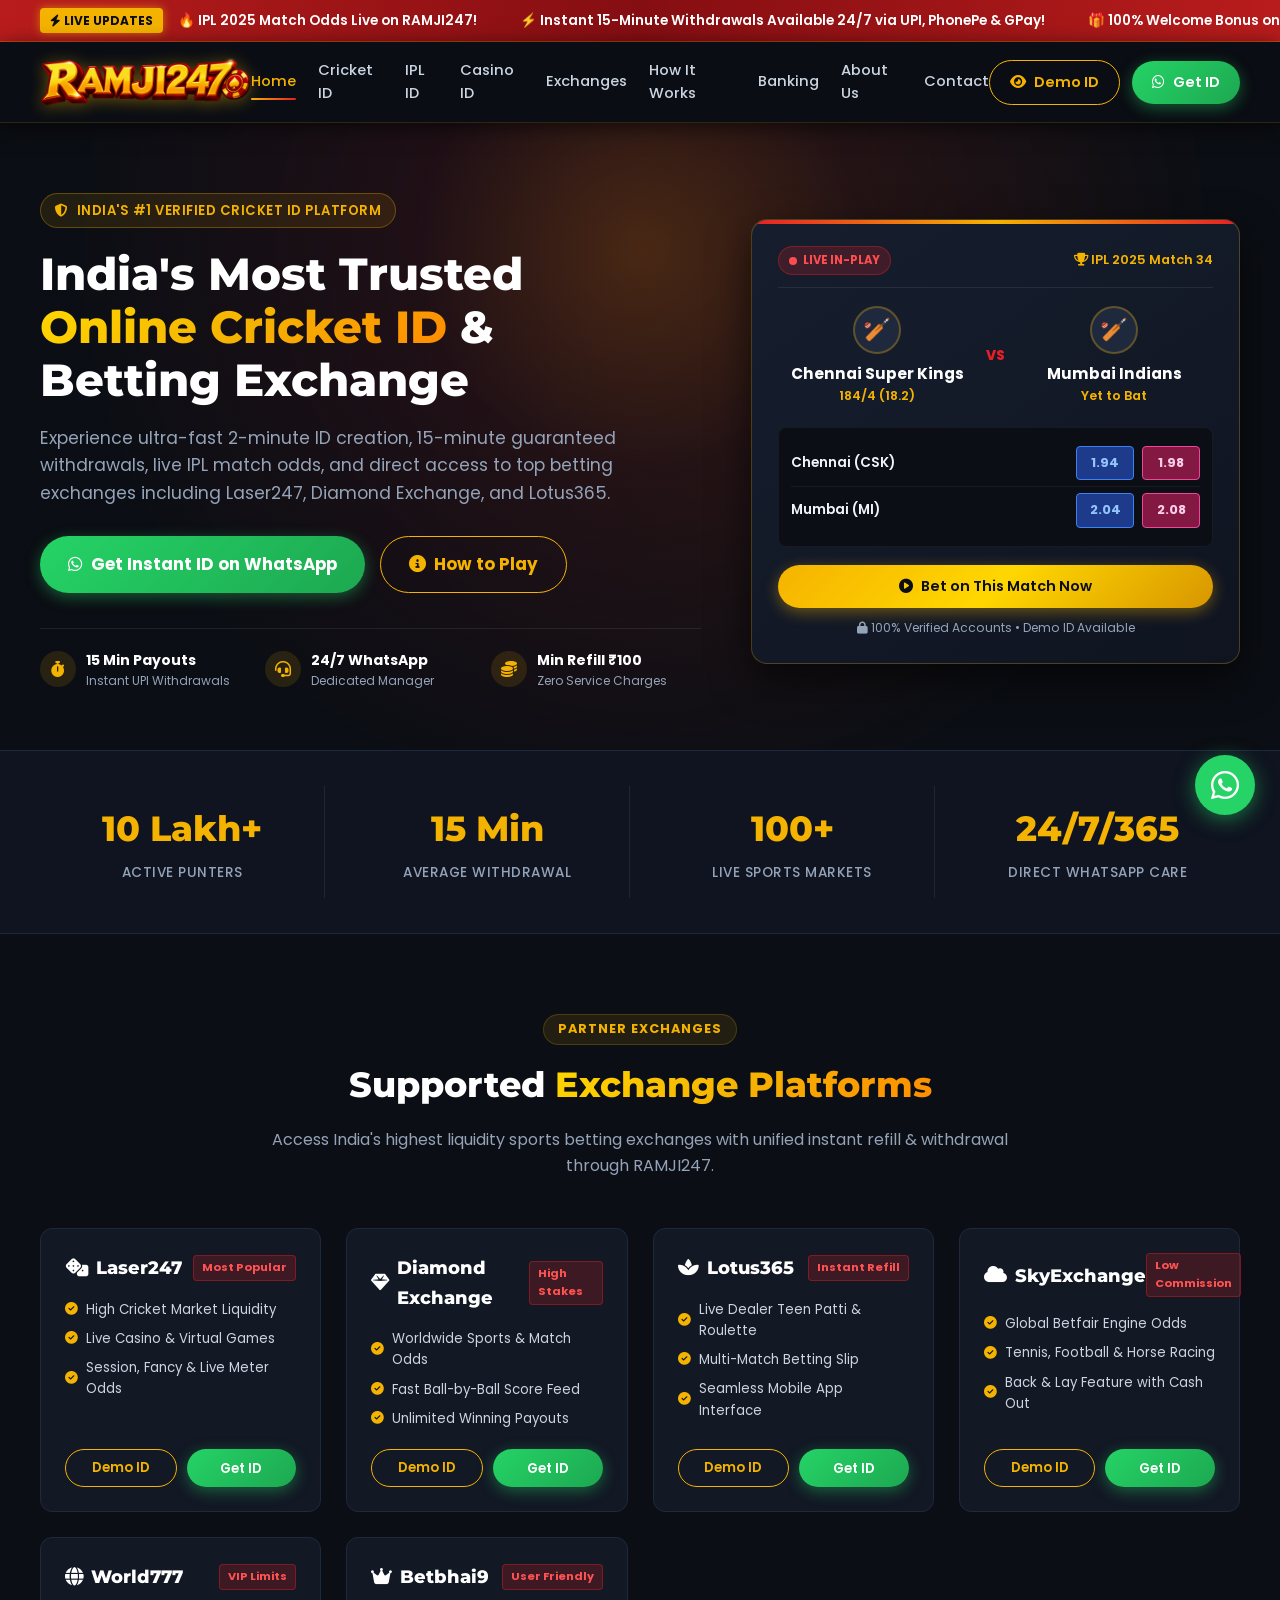
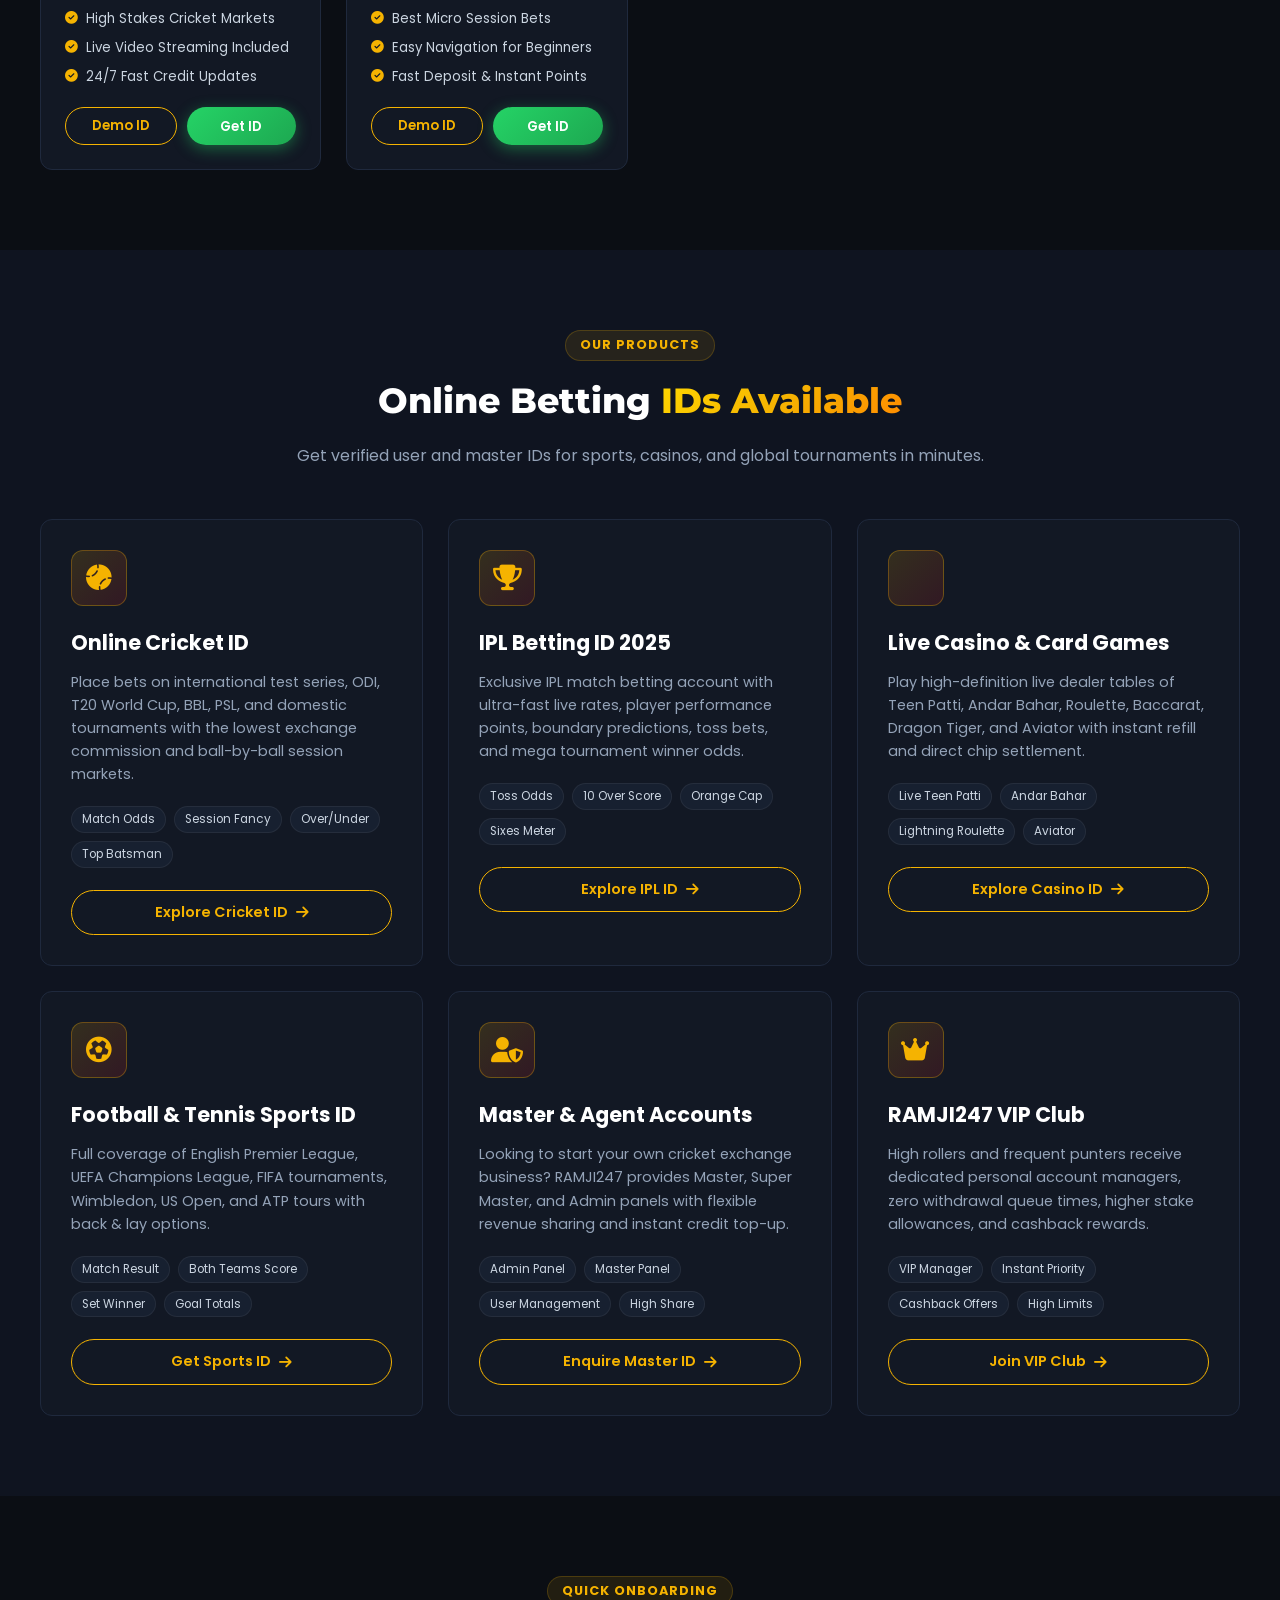
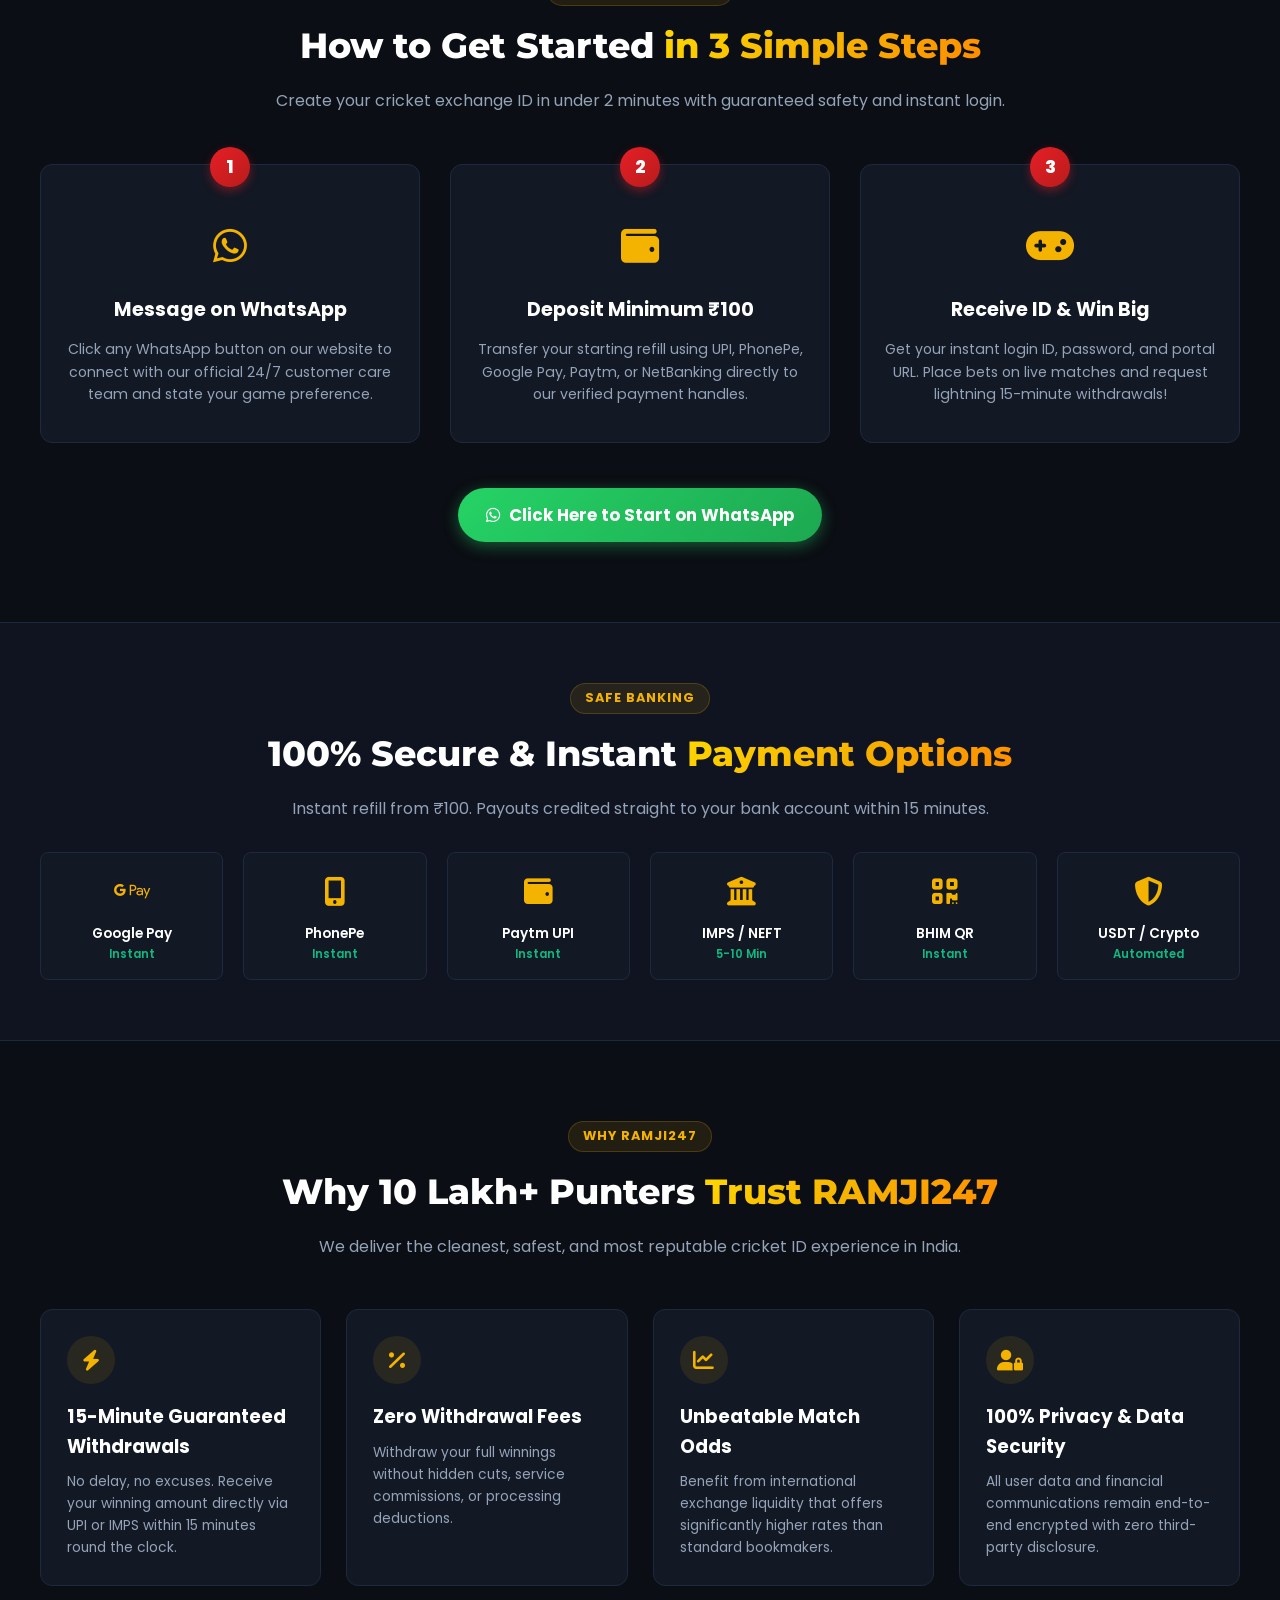
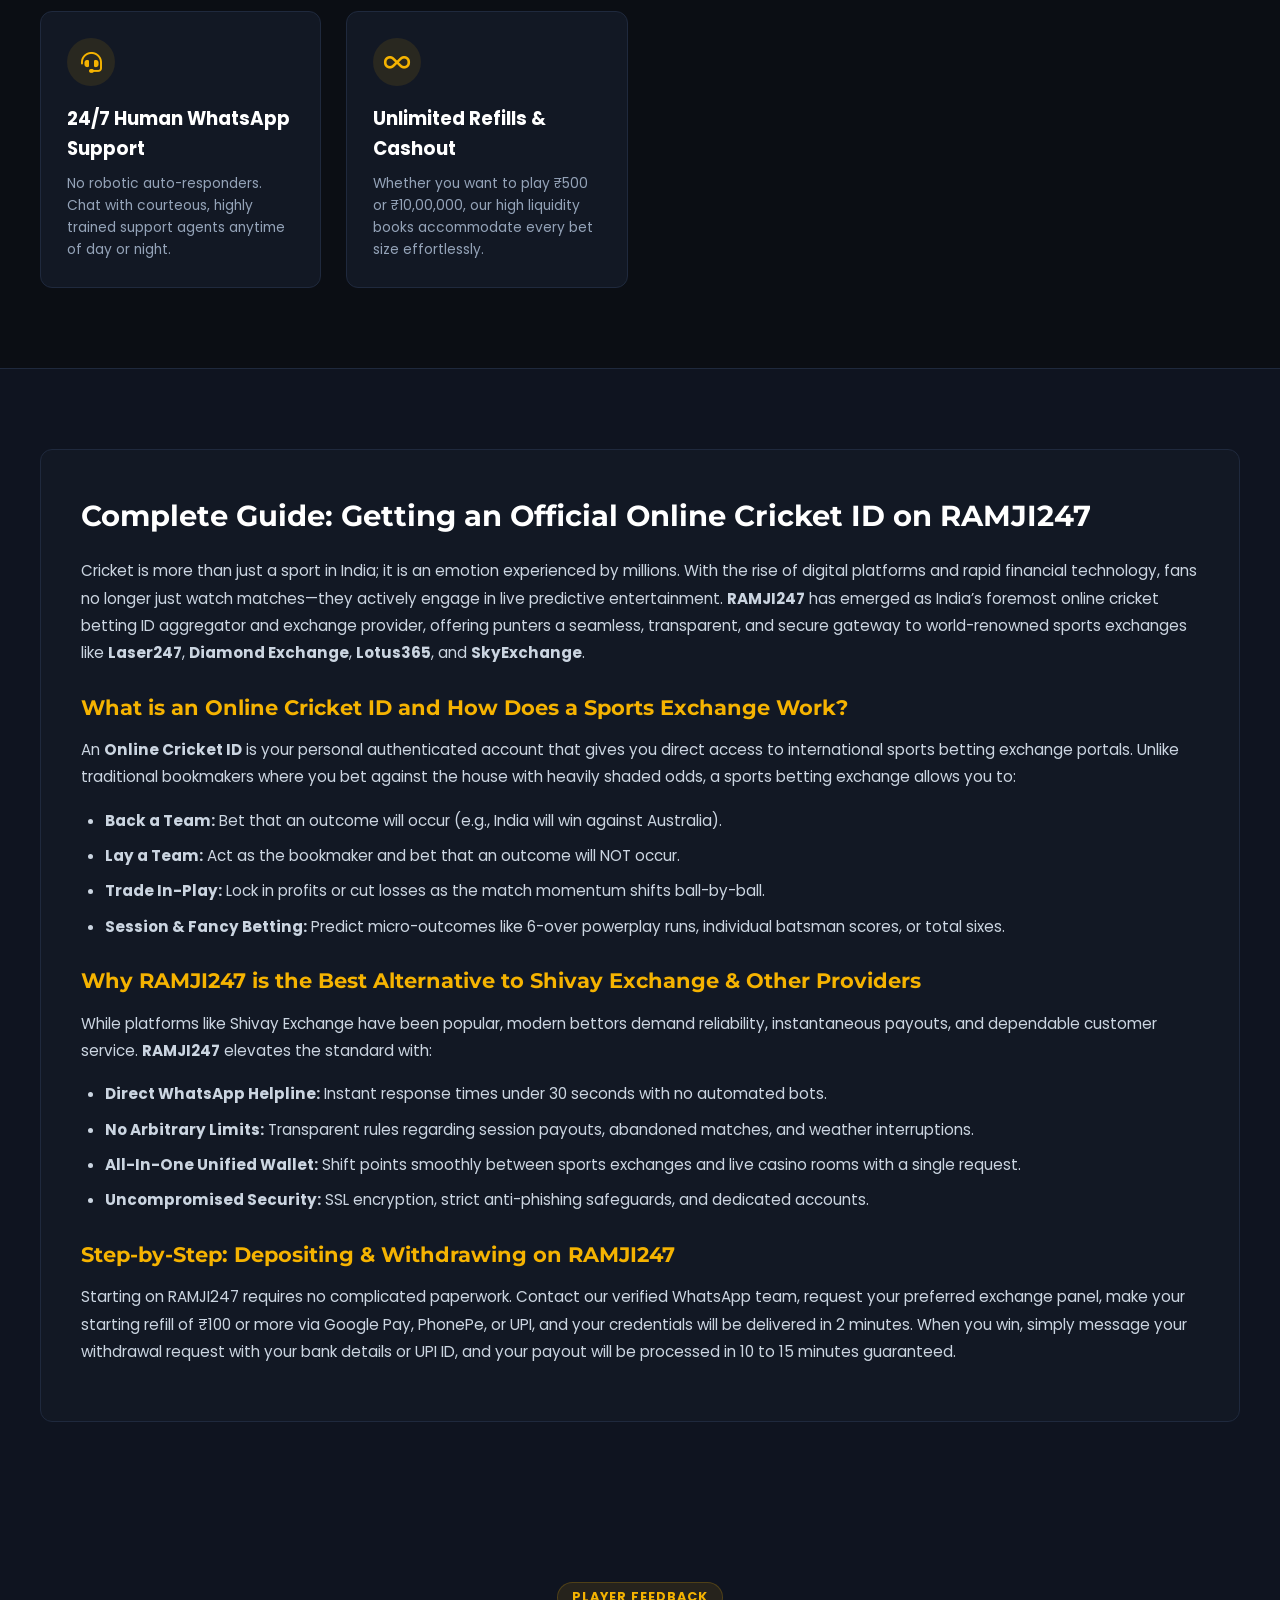
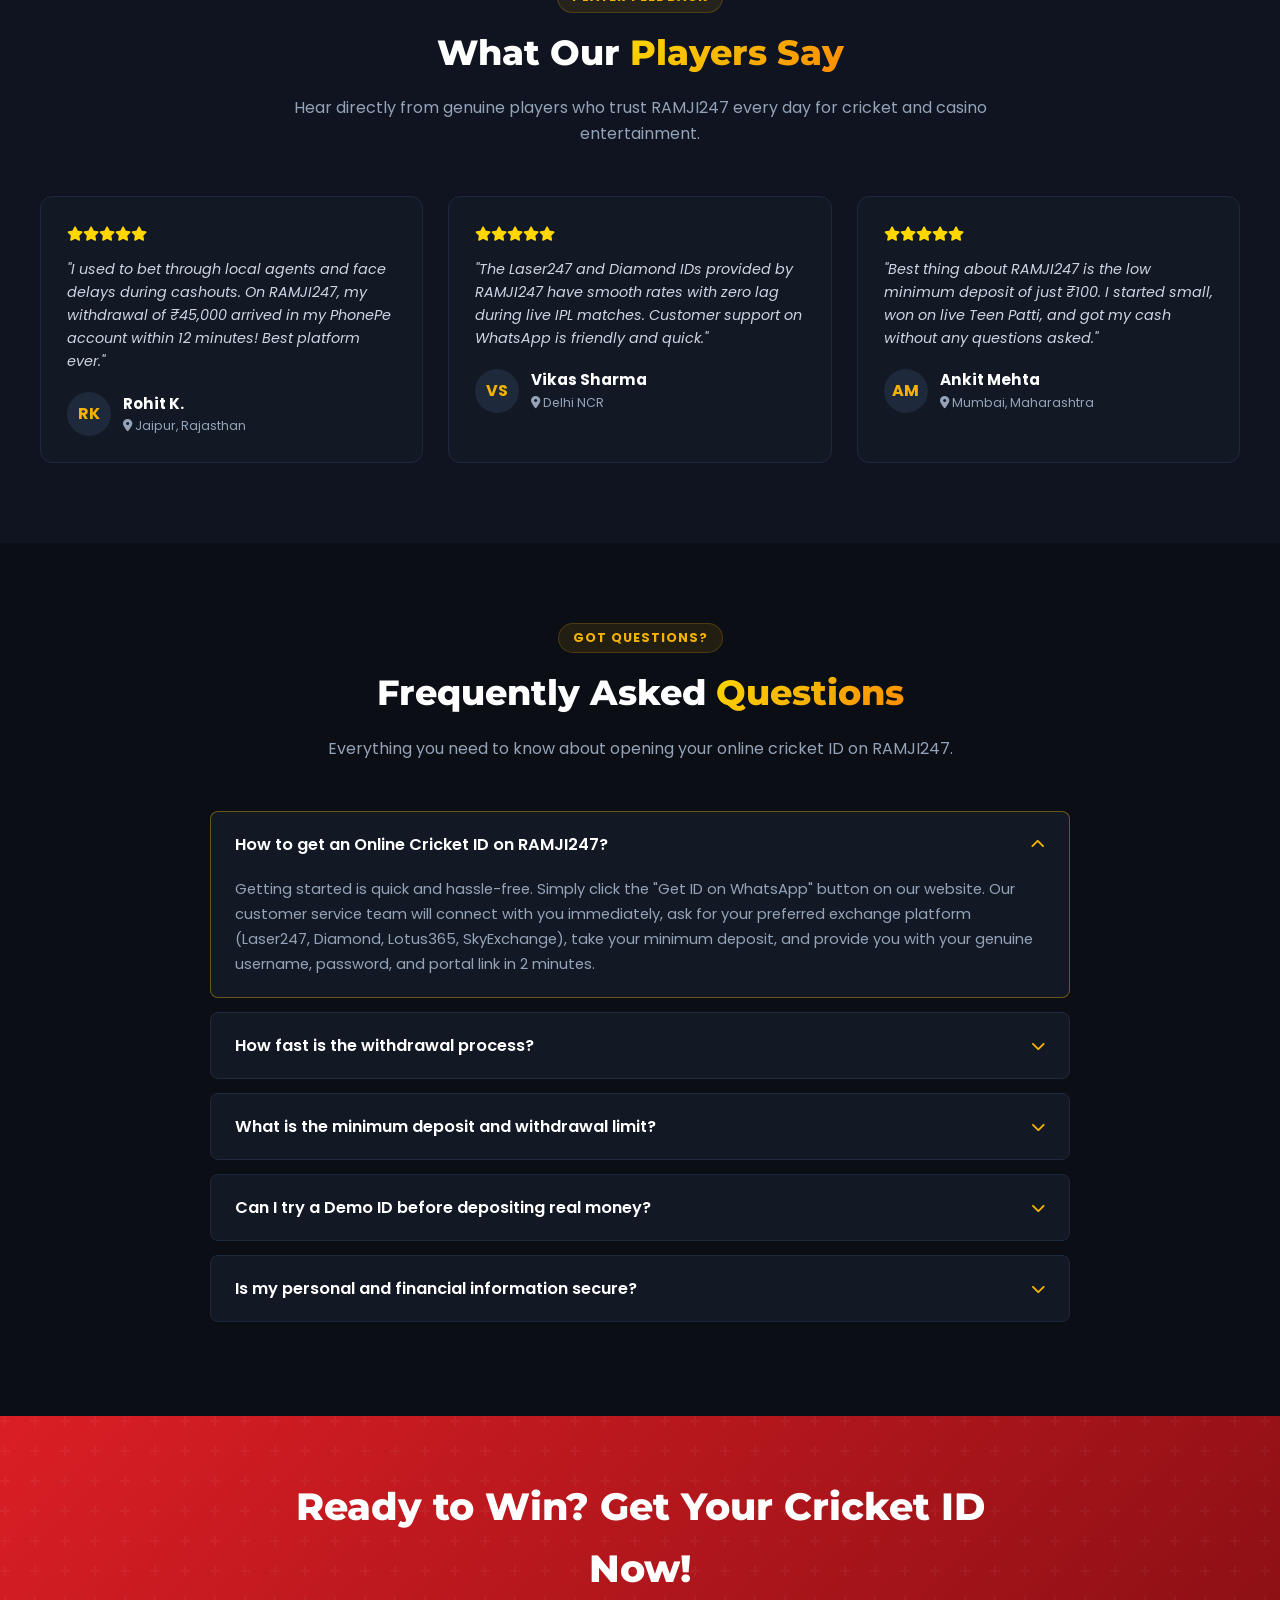
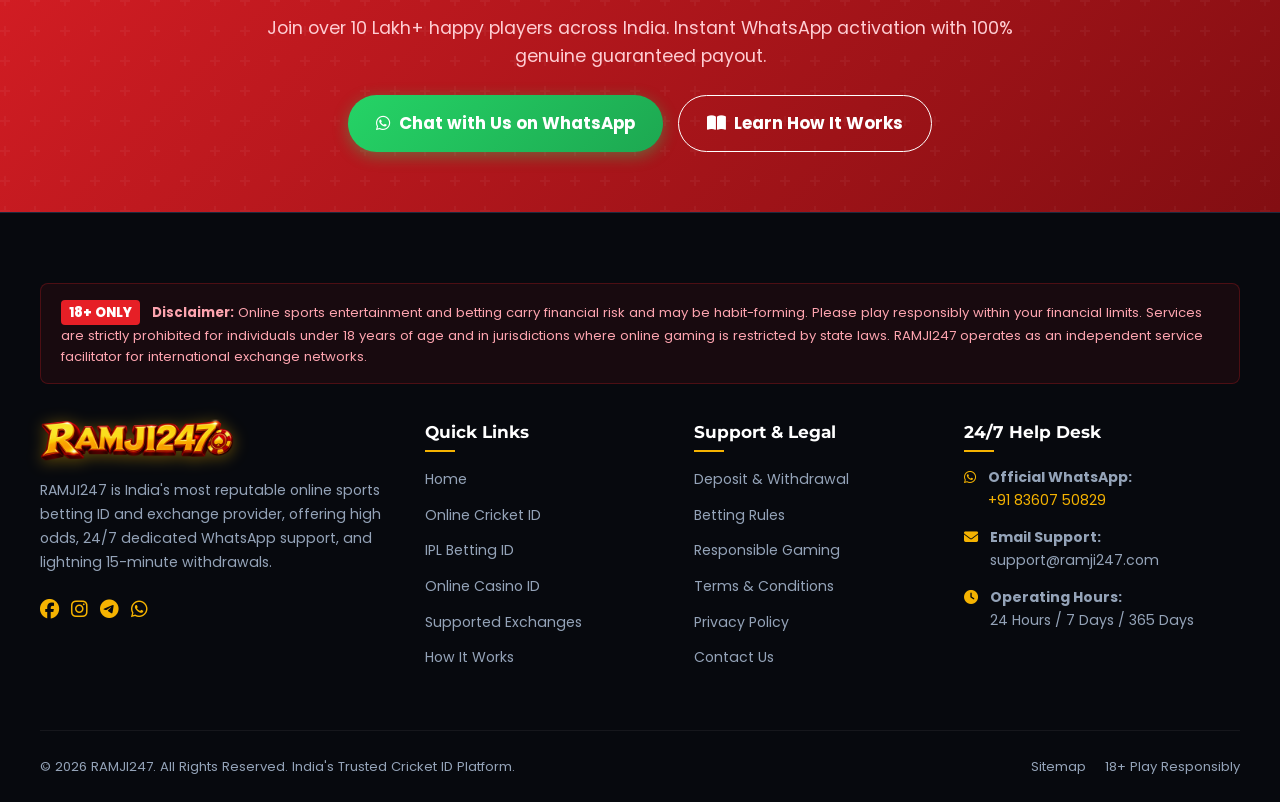
<file: index.html>
<!DOCTYPE html>
<html lang="en">
<head>
  <meta charset="UTF-8">
  <meta name="viewport" content="width=device-width, initial-scale=1.0">
  
  <!-- Primary SEO Meta Tags -->
  <title>RAMJI247 | Best Online Cricket ID & Betting Exchange Provider in India</title>
  <meta name="title" content="RAMJI247 | Best Online Cricket ID & Betting Exchange Provider in India">
  <meta name="description" content="Get your official Online Cricket ID within 2 minutes on RAMJI247. Enjoy 24/7 instant WhatsApp support, 15-minute unlimited withdrawals, high exchange odds for IPL, World Cup, Laser247, Diamond Exchange & Lotus365.">
  <meta name="keywords" content="Online Cricket ID, Best Cricket ID Provider, RAMJI247, Shivay Exchange clone, IPL Betting ID, Laser247 ID, Diamond Exchange ID, Lotus365 ID, Cricket ID WhatsApp Number, Fast Withdrawal Cricket ID">
  <meta name="robots" content="index, follow">
  <link rel="canonical" href="https://ramji247.com/">

  <!-- Open Graph / Facebook -->
  <meta property="og:type" content="website">
  <meta property="og:url" content="https://ramji247.com/">
  <meta property="og:title" content="RAMJI247 - India's #1 Trusted Online Cricket & Casino ID Provider">
  <meta property="og:description" content="Instant 2-minute Cricket ID generation via WhatsApp. 15-minute quick withdrawal, 100% secure platform, and best odds across all sports & live casinos.">
  <meta property="og:image" content="assets/images/logo.png">

  <!-- Twitter -->
  <meta property="twitter:card" content="summary_large_image">
  <meta property="twitter:url" content="https://ramji247.com/">
  <meta property="twitter:title" content="RAMJI247 - Online Cricket ID & Exchange Platform">
  <meta property="twitter:description" content="Get official Cricket IDs for IPL, T20, Casino & Exchanges. 24x7 WhatsApp Customer Care.">
  <meta property="twitter:image" content="assets/images/logo.png">

  <!-- Favicon -->
  <link rel="icon" type="image/png" href="assets/images/logo.png">

  <!-- Google Fonts & FontAwesome -->
  <link rel="preconnect" href="https://fonts.googleapis.com">
  <link rel="preconnect" href="https://fonts.gstatic.com" crossorigin>
  <link href="https://fonts.googleapis.com/css2?family=Montserrat:wght@600;700;800;900&family=Poppins:wght@300;400;500;600;700&display=swap" rel="stylesheet">
  <link rel="stylesheet" href="https://cdnjs.cloudflare.com/ajax/libs/font-awesome/6.4.0/css/all.min.css">

  <!-- Main Stylesheet -->
  <link rel="stylesheet" href="assets/css/style.css">

  <!-- JSON-LD Schema Markup for SEO -->
  <script type="application/ld+json">
  {
    "@context": "https://schema.org",
    "@graph": [
      {
        "@type": "Organization",
        "@id": "https://ramji247.com/#organization",
        "name": "RAMJI247",
        "url": "https://ramji247.com/",
        "logo": "https://ramji247.com/assets/images/logo.png",
        "description": "Leading Online Cricket Betting ID and Sports Exchange Provider in India.",
        "contactPoint": {
          "@type": "ContactPoint",
          "telephone": "+91-8360750829",
          "contactType": "Customer Support",
          "areaServed": "IN",
          "availableLanguage": ["English", "Hindi"]
        }
      },
      {
        "@type": "WebSite",
        "@id": "https://ramji247.com/#website",
        "url": "https://ramji247.com/",
        "name": "RAMJI247 Cricket ID",
        "publisher": {
          "@id": "https://ramji247.com/#organization"
        }
      },
      {
        "@type": "FAQPage",
        "mainEntity": [
          {
            "@type": "Question",
            "name": "How to get an Online Cricket ID on RAMJI247?",
            "acceptedAnswer": {
              "@type": "Answer",
              "text": "Simply click on any 'WhatsApp Now' button on our website. Our customer executive will greet you on WhatsApp, guide you through selecting your preferred exchange (Laser247, Diamond, Lotus365), and activate your ID within 2 minutes after initial deposit."
            }
          },
          {
            "@type": "Question",
            "name": "How fast is the withdrawal process on RAMJI247?",
            "acceptedAnswer": {
              "@type": "Answer",
              "text": "RAMJI247 processes all withdrawal requests within 10 to 15 minutes directly to your bank account, Google Pay, PhonePe, or UPI ID with 24/7 availability."
            }
          },
          {
            "@type": "Question",
            "name": "What is the minimum deposit and refill amount?",
            "acceptedAnswer": {
              "@type": "Answer",
              "text": "The minimum deposit to start playing is only ₹100, and minimum withdrawal is ₹500. There is no maximum cap on payouts."
            }
          },
          {
            "@type": "Question",
            "name": "Which betting exchanges are available on RAMJI247?",
            "acceptedAnswer": {
              "@type": "Answer",
              "text": "We provide master and user IDs for Laser247, Diamond Exchange, Lotus365, SkyExchange, World777, Betbhai9, and Silver Exchange with live demo accounts."
            }
          }
        ]
      }
    ]
  }
  </script>
</head>
<body>

  <!-- Top Announcement Ticker -->
  <div class="announcement-bar">
    <div class="container">
      <div class="ticker-wrap">
        <span class="ticker-badge"><i class="fas fa-bolt"></i> Live Updates</span>
        <div class="ticker-content">
          <span>🔥 IPL 2025 Match Odds Live on RAMJI247!</span>
          <span>⚡ Instant 15-Minute Withdrawals Available 24/7 via UPI, PhonePe & GPay!</span>
          <span>🎁 100% Welcome Bonus on First Cricket ID Creation!</span>
          <span>💎 Laser247, Lotus365 & Diamond Exchange Master IDs Available!</span>
          <span>📞 Official WhatsApp Support: +91 83607 50829</span>
        </div>
      </div>
    </div>
  </div>

  <!-- Header / Navigation -->
  <header class="site-header">
    <div class="container">
      <div class="header-inner">
        <a href="index.html" class="logo-link">
          <img src="assets/images/logo.png" alt="RAMJI247 Online Cricket ID Logo" class="brand-logo">
        </a>

        <!-- Desktop Navigation -->
        <nav class="nav-menu" id="navMenu">
          <a href="index.html" class="nav-link active">Home</a>
          <a href="online-cricket-id.html" class="nav-link">Cricket ID</a>
          <a href="ipl-betting-id.html" class="nav-link">IPL ID</a>
          <a href="online-casino-id.html" class="nav-link">Casino ID</a>
          <a href="exchanges.html" class="nav-link">Exchanges</a>
          <a href="how-it-works.html" class="nav-link">How It Works</a>
          <a href="deposit-withdrawal.html" class="nav-link">Banking</a>
          <a href="about-us.html" class="nav-link">About Us</a>
          <a href="contact-us.html" class="nav-link">Contact</a>
        </nav>

        <!-- CTA Buttons -->
        <div class="nav-cta-group">
          <a href="#" class="btn btn-outline open-demo-modal" data-exchange="RAMJI247">
            <i class="fas fa-eye"></i> Demo ID
          </a>
          <a href="javascript:void(0)" onclick="sendWhatsApp()" class="btn btn-whatsapp btn-pulse">
            <i class="fab fa-whatsapp"></i> Get ID
          </a>
          <button class="mobile-toggle" id="mobileToggle" aria-label="Toggle navigation">
            <i class="fas fa-bars"></i>
          </button>
        </div>
      </div>
    </div>
  </header>

  <!-- Hero Section -->
  <section class="hero-section">
    <div class="hero-glow-circle"></div>
    <div class="container">
      <div class="hero-grid">
        <!-- Hero Text -->
        <div class="hero-content">
          <div class="trust-badge-pill">
            <i class="fas fa-shield-alt"></i> India's #1 Verified Cricket ID Platform
          </div>
          <h1 class="hero-title">
            India's Most Trusted <br>
            <span class="text-gold-gradient">Online Cricket ID</span> & <br>
            Betting Exchange
          </h1>
          <p class="hero-subtitle">
            Experience ultra-fast 2-minute ID creation, 15-minute guaranteed withdrawals, live IPL match odds, and direct access to top betting exchanges including Laser247, Diamond Exchange, and Lotus365.
          </p>

          <div class="hero-actions">
            <a href="javascript:void(0)" onclick="sendWhatsApp('Hello RAMJI247! I want an instant Cricket ID with maximum bonus.')" class="btn btn-whatsapp btn-lg btn-pulse">
              <i class="fab fa-whatsapp"></i> Get Instant ID on WhatsApp
            </a>
            <a href="how-it-works.html" class="btn btn-outline btn-lg">
              <i class="fas fa-info-circle"></i> How to Play
            </a>
          </div>

          <!-- Quick Feature Highlights -->
          <div class="hero-features-list">
            <div class="feat-item">
              <div class="feat-icon"><i class="fas fa-stopwatch"></i></div>
              <div class="feat-text">
                <h4>15 Min Payouts</h4>
                <p>Instant UPI Withdrawals</p>
              </div>
            </div>
            <div class="feat-item">
              <div class="feat-icon"><i class="fas fa-headset"></i></div>
              <div class="feat-text">
                <h4>24/7 WhatsApp</h4>
                <p>Dedicated Manager</p>
              </div>
            </div>
            <div class="feat-item">
              <div class="feat-icon"><i class="fas fa-coins"></i></div>
              <div class="feat-text">
                <h4>Min Refill ₹100</h4>
                <p>Zero Service Charges</p>
              </div>
            </div>
          </div>
        </div>

        <!-- Hero Right Side - Live Simulated Match & Odds Card -->
        <div class="hero-card">
          <div class="live-match-header">
            <span class="live-badge"><span class="live-dot"></span> LIVE IN-PLAY</span>
            <span class="match-tournament"><i class="fas fa-trophy"></i> IPL 2025 Match 34</span>
          </div>

          <div class="match-teams">
            <div class="team-box">
              <div class="team-flag">🏏</div>
              <div class="team-name">Chennai Super Kings</div>
              <div class="team-score">184/4 (18.2)</div>
            </div>
            <div class="match-vs">VS</div>
            <div class="team-box">
              <div class="team-flag">🏏</div>
              <div class="team-name">Mumbai Indians</div>
              <div class="team-score">Yet to Bat</div>
            </div>
          </div>

          <!-- Odds Table Box -->
          <div class="odds-table">
            <div class="odds-row">
              <span class="odds-team">Chennai (CSK)</span>
              <div class="odds-buttons">
                <span class="odd-btn odd-back" id="liveBackOdd">1.94</span>
                <span class="odd-btn odd-lay" id="liveLayOdd">1.98</span>
              </div>
            </div>
            <div class="odds-row">
              <span class="odds-team">Mumbai (MI)</span>
              <div class="odds-buttons">
                <span class="odd-btn odd-back">2.04</span>
                <span class="odd-btn odd-lay">2.08</span>
              </div>
            </div>
          </div>

          <div class="hero-card-cta">
            <a href="javascript:void(0)" onclick="sendWhatsApp('Hello RAMJI247! I want to bet on live IPL match. Please give me an active ID.')" class="btn btn-primary" style="width: 100%;">
              <i class="fas fa-play-circle"></i> Bet on This Match Now
            </a>
            <p class="instant-id-notice"><i class="fas fa-lock"></i> 100% Verified Accounts • Demo ID Available</p>
          </div>
        </div>
      </div>
    </div>
  </section>

  <!-- Realtime Statistics Counter -->
  <section class="stats-section">
    <div class="container">
      <div class="stats-grid">
        <div class="stat-card">
          <div class="stat-num">10 Lakh+</div>
          <div class="stat-label">Active Punters</div>
        </div>
        <div class="stat-card">
          <div class="stat-num">15 Min</div>
          <div class="stat-label">Average Withdrawal</div>
        </div>
        <div class="stat-card">
          <div class="stat-num">100+</div>
          <div class="stat-label">Live Sports Markets</div>
        </div>
        <div class="stat-card">
          <div class="stat-num">24/7/365</div>
          <div class="stat-label">Direct WhatsApp Care</div>
        </div>
      </div>
    </div>
  </section>

  <!-- Popular Betting Exchanges We Offer -->
  <section class="exchanges-section">
    <div class="container">
      <div class="section-header">
        <span class="section-tag">Partner Exchanges</span>
        <h2 class="section-title">Supported <span class="text-gold-gradient">Exchange Platforms</span></h2>
        <p class="section-desc">Access India's highest liquidity sports betting exchanges with unified instant refill & withdrawal through RAMJI247.</p>
      </div>

      <div class="exchanges-grid">
        <!-- Exchange 1: Laser247 -->
        <div class="exchange-card">
          <div>
            <div class="exchange-top">
              <div class="exchange-logo-badge"><i class="fas fa-dice"></i> Laser247</div>
              <span class="exchange-badge-tag">Most Popular</span>
            </div>
            <div class="exchange-features">
              <div class="exchange-feature-item"><i class="fas fa-check-circle"></i> High Cricket Market Liquidity</div>
              <div class="exchange-feature-item"><i class="fas fa-check-circle"></i> Live Casino & Virtual Games</div>
              <div class="exchange-feature-item"><i class="fas fa-check-circle"></i> Session, Fancy & Live Meter Odds</div>
            </div>
          </div>
          <div class="exchange-actions">
            <button class="btn btn-outline open-demo-modal" data-exchange="Laser247">Demo ID</button>
            <a href="javascript:void(0)" onclick="sendWhatsApp('Hello RAMJI247! I want a Laser247 Cricket ID.')" class="btn btn-whatsapp">Get ID</a>
          </div>
        </div>

        <!-- Exchange 2: Diamond Exchange -->
        <div class="exchange-card">
          <div>
            <div class="exchange-top">
              <div class="exchange-logo-badge"><i class="fas fa-gem"></i> Diamond Exchange</div>
              <span class="exchange-badge-tag">High Stakes</span>
            </div>
            <div class="exchange-features">
              <div class="exchange-feature-item"><i class="fas fa-check-circle"></i> Worldwide Sports & Match Odds</div>
              <div class="exchange-feature-item"><i class="fas fa-check-circle"></i> Fast Ball-by-Ball Score Feed</div>
              <div class="exchange-feature-item"><i class="fas fa-check-circle"></i> Unlimited Winning Payouts</div>
            </div>
          </div>
          <div class="exchange-actions">
            <button class="btn btn-outline open-demo-modal" data-exchange="Diamond Exchange">Demo ID</button>
            <a href="javascript:void(0)" onclick="sendWhatsApp('Hello RAMJI247! I want a Diamond Exchange ID.')" class="btn btn-whatsapp">Get ID</a>
          </div>
        </div>

        <!-- Exchange 3: Lotus365 -->
        <div class="exchange-card">
          <div>
            <div class="exchange-top">
              <div class="exchange-logo-badge"><i class="fas fa-spa"></i> Lotus365</div>
              <span class="exchange-badge-tag">Instant Refill</span>
            </div>
            <div class="exchange-features">
              <div class="exchange-feature-item"><i class="fas fa-check-circle"></i> Live Dealer Teen Patti & Roulette</div>
              <div class="exchange-feature-item"><i class="fas fa-check-circle"></i> Multi-Match Betting Slip</div>
              <div class="exchange-feature-item"><i class="fas fa-check-circle"></i> Seamless Mobile App Interface</div>
            </div>
          </div>
          <div class="exchange-actions">
            <button class="btn btn-outline open-demo-modal" data-exchange="Lotus365">Demo ID</button>
            <a href="javascript:void(0)" onclick="sendWhatsApp('Hello RAMJI247! I want a Lotus365 ID.')" class="btn btn-whatsapp">Get ID</a>
          </div>
        </div>

        <!-- Exchange 4: SkyExchange -->
        <div class="exchange-card">
          <div>
            <div class="exchange-top">
              <div class="exchange-logo-badge"><i class="fas fa-cloud"></i> SkyExchange</div>
              <span class="exchange-badge-tag">Low Commission</span>
            </div>
            <div class="exchange-features">
              <div class="exchange-feature-item"><i class="fas fa-check-circle"></i> Global Betfair Engine Odds</div>
              <div class="exchange-feature-item"><i class="fas fa-check-circle"></i> Tennis, Football & Horse Racing</div>
              <div class="exchange-feature-item"><i class="fas fa-check-circle"></i> Back & Lay Feature with Cash Out</div>
            </div>
          </div>
          <div class="exchange-actions">
            <button class="btn btn-outline open-demo-modal" data-exchange="SkyExchange">Demo ID</button>
            <a href="javascript:void(0)" onclick="sendWhatsApp('Hello RAMJI247! I want a SkyExchange ID.')" class="btn btn-whatsapp">Get ID</a>
          </div>
        </div>

        <!-- Exchange 5: World777 -->
        <div class="exchange-card">
          <div>
            <div class="exchange-top">
              <div class="exchange-logo-badge"><i class="fas fa-globe"></i> World777</div>
              <span class="exchange-badge-tag">VIP Limits</span>
            </div>
            <div class="exchange-features">
              <div class="exchange-feature-item"><i class="fas fa-check-circle"></i> High Stakes Cricket Markets</div>
              <div class="exchange-feature-item"><i class="fas fa-check-circle"></i> Live Video Streaming Included</div>
              <div class="exchange-feature-item"><i class="fas fa-check-circle"></i> 24/7 Fast Credit Updates</div>
            </div>
          </div>
          <div class="exchange-actions">
            <button class="btn btn-outline open-demo-modal" data-exchange="World777">Demo ID</button>
            <a href="javascript:void(0)" onclick="sendWhatsApp('Hello RAMJI247! I want a World777 ID.')" class="btn btn-whatsapp">Get ID</a>
          </div>
        </div>

        <!-- Exchange 6: Betbhai9 -->
        <div class="exchange-card">
          <div>
            <div class="exchange-top">
              <div class="exchange-logo-badge"><i class="fas fa-crown"></i> Betbhai9</div>
              <span class="exchange-badge-tag">User Friendly</span>
            </div>
            <div class="exchange-features">
              <div class="exchange-feature-item"><i class="fas fa-check-circle"></i> Best Micro Session Bets</div>
              <div class="exchange-feature-item"><i class="fas fa-check-circle"></i> Easy Navigation for Beginners</div>
              <div class="exchange-feature-item"><i class="fas fa-check-circle"></i> Fast Deposit & Instant Points</div>
            </div>
          </div>
          <div class="exchange-actions">
            <button class="btn btn-outline open-demo-modal" data-exchange="Betbhai9">Demo ID</button>
            <a href="javascript:void(0)" onclick="sendWhatsApp('Hello RAMJI247! I want a Betbhai9 ID.')" class="btn btn-whatsapp">Get ID</a>
          </div>
        </div>
      </div>
    </div>
  </section>

  <!-- Complete IDs We Provide Section -->
  <section class="services-section">
    <div class="container">
      <div class="section-header">
        <span class="section-tag">Our Products</span>
        <h2 class="section-title">Online Betting <span class="text-gold-gradient">IDs Available</span></h2>
        <p class="section-desc">Get verified user and master IDs for sports, casinos, and global tournaments in minutes.</p>
      </div>

      <div class="services-grid">
        <!-- Service 1: Online Cricket ID -->
        <div class="service-card">
          <div class="service-icon"><i class="fas fa-baseball-ball"></i></div>
          <h3 class="service-title">Online Cricket ID</h3>
          <p class="service-desc">
            Place bets on international test series, ODI, T20 World Cup, BBL, PSL, and domestic tournaments with the lowest exchange commission and ball-by-ball session markets.
          </p>
          <div class="service-tags">
            <span class="tag-badge">Match Odds</span>
            <span class="tag-badge">Session Fancy</span>
            <span class="tag-badge">Over/Under</span>
            <span class="tag-badge">Top Batsman</span>
          </div>
          <a href="online-cricket-id.html" class="btn btn-outline" style="width: 100%;">
            Explore Cricket ID <i class="fas fa-arrow-right"></i>
          </a>
        </div>

        <!-- Service 2: IPL Betting ID -->
        <div class="service-card">
          <div class="service-icon"><i class="fas fa-trophy"></i></div>
          <h3 class="service-title">IPL Betting ID 2025</h3>
          <p class="service-desc">
            Exclusive IPL match betting account with ultra-fast live rates, player performance points, boundary predictions, toss bets, and mega tournament winner odds.
          </p>
          <div class="service-tags">
            <span class="tag-badge">Toss Odds</span>
            <span class="tag-badge">10 Over Score</span>
            <span class="tag-badge">Orange Cap</span>
            <span class="tag-badge">Sixes Meter</span>
          </div>
          <a href="ipl-betting-id.html" class="btn btn-outline" style="width: 100%;">
            Explore IPL ID <i class="fas fa-arrow-right"></i>
          </a>
        </div>

        <!-- Service 3: Live Casino ID -->
        <div class="service-card">
          <div class="service-icon"><i class="fas fa-spade"></i></div>
          <h3 class="service-title">Live Casino & Card Games</h3>
          <p class="service-desc">
            Play high-definition live dealer tables of Teen Patti, Andar Bahar, Roulette, Baccarat, Dragon Tiger, and Aviator with instant refill and direct chip settlement.
          </p>
          <div class="service-tags">
            <span class="tag-badge">Live Teen Patti</span>
            <span class="tag-badge">Andar Bahar</span>
            <span class="tag-badge">Lightning Roulette</span>
            <span class="tag-badge">Aviator</span>
          </div>
          <a href="online-casino-id.html" class="btn btn-outline" style="width: 100%;">
            Explore Casino ID <i class="fas fa-arrow-right"></i>
          </a>
        </div>

        <!-- Service 4: Football & Tennis ID -->
        <div class="service-card">
          <div class="service-icon"><i class="fas fa-futbol"></i></div>
          <h3 class="service-title">Football & Tennis Sports ID</h3>
          <p class="service-desc">
            Full coverage of English Premier League, UEFA Champions League, FIFA tournaments, Wimbledon, US Open, and ATP tours with back & lay options.
          </p>
          <div class="service-tags">
            <span class="tag-badge">Match Result</span>
            <span class="tag-badge">Both Teams Score</span>
            <span class="tag-badge">Set Winner</span>
            <span class="tag-badge">Goal Totals</span>
          </div>
          <a href="javascript:void(0)" onclick="sendWhatsApp('Hello RAMJI247! I want a Football/Tennis ID.')" class="btn btn-outline" style="width: 100%;">
            Get Sports ID <i class="fas fa-arrow-right"></i>
          </a>
        </div>

        <!-- Service 5: Master & Super Master IDs -->
        <div class="service-card">
          <div class="service-icon"><i class="fas fa-user-shield"></i></div>
          <h3 class="service-title">Master & Agent Accounts</h3>
          <p class="service-desc">
            Looking to start your own cricket exchange business? RAMJI247 provides Master, Super Master, and Admin panels with flexible revenue sharing and instant credit top-up.
          </p>
          <div class="service-tags">
            <span class="tag-badge">Admin Panel</span>
            <span class="tag-badge">Master Panel</span>
            <span class="tag-badge">User Management</span>
            <span class="tag-badge">High Share</span>
          </div>
          <a href="javascript:void(0)" onclick="sendWhatsApp('Hello RAMJI247! I want to enquire about Master/Agent Panel.')" class="btn btn-outline" style="width: 100%;">
            Enquire Master ID <i class="fas fa-arrow-right"></i>
          </a>
        </div>

        <!-- Service 6: 24/7 VIP Account Support -->
        <div class="service-card">
          <div class="service-icon"><i class="fas fa-crown"></i></div>
          <h3 class="service-title">RAMJI247 VIP Club</h3>
          <p class="service-desc">
            High rollers and frequent punters receive dedicated personal account managers, zero withdrawal queue times, higher stake allowances, and cashback rewards.
          </p>
          <div class="service-tags">
            <span class="tag-badge">VIP Manager</span>
            <span class="tag-badge">Instant Priority</span>
            <span class="tag-badge">Cashback Offers</span>
            <span class="tag-badge">High Limits</span>
          </div>
          <a href="javascript:void(0)" onclick="sendWhatsApp('Hello RAMJI247! I want to join the VIP Club.')" class="btn btn-outline" style="width: 100%;">
            Join VIP Club <i class="fas fa-arrow-right"></i>
          </a>
        </div>
      </div>
    </div>
  </section>

  <!-- How It Works Section (3 Simple Steps) -->
  <section class="how-it-works-section">
    <div class="container">
      <div class="section-header">
        <span class="section-tag">Quick Onboarding</span>
        <h2 class="section-title">How to Get Started <span class="text-gold-gradient">in 3 Simple Steps</span></h2>
        <p class="section-desc">Create your cricket exchange ID in under 2 minutes with guaranteed safety and instant login.</p>
      </div>

      <div class="steps-grid">
        <!-- Step 1 -->
        <div class="step-card">
          <div class="step-number">1</div>
          <div class="step-icon"><i class="fab fa-whatsapp"></i></div>
          <h3 class="step-title">Message on WhatsApp</h3>
          <p class="step-desc">
            Click any WhatsApp button on our website to connect with our official 24/7 customer care team and state your game preference.
          </p>
        </div>

        <!-- Step 2 -->
        <div class="step-card">
          <div class="step-number">2</div>
          <div class="step-icon"><i class="fas fa-wallet"></i></div>
          <h3 class="step-title">Deposit Minimum ₹100</h3>
          <p class="step-desc">
            Transfer your starting refill using UPI, PhonePe, Google Pay, Paytm, or NetBanking directly to our verified payment handles.
          </p>
        </div>

        <!-- Step 3 -->
        <div class="step-card">
          <div class="step-number">3</div>
          <div class="step-icon"><i class="fas fa-gamepad"></i></div>
          <h3 class="step-title">Receive ID & Win Big</h3>
          <p class="step-desc">
            Get your instant login ID, password, and portal URL. Place bets on live matches and request lightning 15-minute withdrawals!
          </p>
        </div>
      </div>

      <div style="text-align: center; margin-top: 45px;">
        <a href="javascript:void(0)" onclick="sendWhatsApp()" class="btn btn-whatsapp btn-lg btn-pulse">
          <i class="fab fa-whatsapp"></i> Click Here to Start on WhatsApp
        </a>
      </div>
    </div>
  </section>

  <!-- Instant Deposit & Withdrawal Payment Gateways -->
  <section class="payments-section">
    <div class="container">
      <div class="section-header" style="margin-bottom: 30px;">
        <span class="section-tag">Safe Banking</span>
        <h2 class="section-title">100% Secure & Instant <span class="text-gold-gradient">Payment Options</span></h2>
        <p class="section-desc">Instant refill from ₹100. Payouts credited straight to your bank account within 15 minutes.</p>
      </div>

      <div class="payment-gateways-grid">
        <div class="payment-card">
          <div class="payment-icon"><i class="fab fa-google-pay"></i></div>
          <div class="payment-title">Google Pay</div>
          <div class="payment-speed">Instant</div>
        </div>
        <div class="payment-card">
          <div class="payment-icon"><i class="fas fa-mobile-alt"></i></div>
          <div class="payment-title">PhonePe</div>
          <div class="payment-speed">Instant</div>
        </div>
        <div class="payment-card">
          <div class="payment-icon"><i class="fas fa-wallet"></i></div>
          <div class="payment-title">Paytm UPI</div>
          <div class="payment-speed">Instant</div>
        </div>
        <div class="payment-card">
          <div class="payment-icon"><i class="fas fa-university"></i></div>
          <div class="payment-title">IMPS / NEFT</div>
          <div class="payment-speed">5-10 Min</div>
        </div>
        <div class="payment-card">
          <div class="payment-icon"><i class="fas fa-qrcode"></i></div>
          <div class="payment-title">BHIM QR</div>
          <div class="payment-speed">Instant</div>
        </div>
        <div class="payment-card">
          <div class="payment-icon"><i class="fas fa-shield-alt"></i></div>
          <div class="payment-title">USDT / Crypto</div>
          <div class="payment-speed">Automated</div>
        </div>
      </div>
    </div>
  </section>

  <!-- Why Choose RAMJI247 Section -->
  <section class="why-us-section">
    <div class="container">
      <div class="section-header">
        <span class="section-tag">Why RAMJI247</span>
        <h2 class="section-title">Why 10 Lakh+ Punters <span class="text-gold-gradient">Trust RAMJI247</span></h2>
        <p class="section-desc">We deliver the cleanest, safest, and most reputable cricket ID experience in India.</p>
      </div>

      <div class="why-grid">
        <div class="why-card">
          <div class="why-icon"><i class="fas fa-bolt"></i></div>
          <h3 class="why-title">15-Minute Guaranteed Withdrawals</h3>
          <p class="why-desc">No delay, no excuses. Receive your winning amount directly via UPI or IMPS within 15 minutes round the clock.</p>
        </div>

        <div class="why-card">
          <div class="why-icon"><i class="fas fa-percentage"></i></div>
          <h3 class="why-title">Zero Withdrawal Fees</h3>
          <p class="why-desc">Withdraw your full winnings without hidden cuts, service commissions, or processing deductions.</p>
        </div>

        <div class="why-card">
          <div class="why-icon"><i class="fas fa-chart-line"></i></div>
          <h3 class="why-title">Unbeatable Match Odds</h3>
          <p class="why-desc">Benefit from international exchange liquidity that offers significantly higher rates than standard bookmakers.</p>
        </div>

        <div class="why-card">
          <div class="why-icon"><i class="fas fa-user-lock"></i></div>
          <h3 class="why-title">100% Privacy & Data Security</h3>
          <p class="why-desc">All user data and financial communications remain end-to-end encrypted with zero third-party disclosure.</p>
        </div>

        <div class="why-card">
          <div class="why-icon"><i class="fas fa-headset"></i></div>
          <h3 class="why-title">24/7 Human WhatsApp Support</h3>
          <p class="why-desc">No robotic auto-responders. Chat with courteous, highly trained support agents anytime of day or night.</p>
        </div>

        <div class="why-card">
          <div class="why-icon"><i class="fas fa-infinity"></i></div>
          <h3 class="why-title">Unlimited Refills & Cashout</h3>
          <p class="why-desc">Whether you want to play ₹500 or ₹10,00,000, our high liquidity books accommodate every bet size effortlessly.</p>
        </div>
      </div>
    </div>
  </section>

  <!-- In-Depth SEO Rich Content Article -->
  <section class="seo-content-section">
    <div class="container">
      <article class="seo-article">
        <h2>Complete Guide: Getting an Official Online Cricket ID on RAMJI247</h2>
        <p>
          Cricket is more than just a sport in India; it is an emotion experienced by millions. With the rise of digital platforms and rapid financial technology, fans no longer just watch matches—they actively engage in live predictive entertainment. <strong>RAMJI247</strong> has emerged as India’s foremost online cricket betting ID aggregator and exchange provider, offering punters a seamless, transparent, and secure gateway to world-renowned sports exchanges like <strong>Laser247</strong>, <strong>Diamond Exchange</strong>, <strong>Lotus365</strong>, and <strong>SkyExchange</strong>.
        </p>

        <h3>What is an Online Cricket ID and How Does a Sports Exchange Work?</h3>
        <p>
          An <strong>Online Cricket ID</strong> is your personal authenticated account that gives you direct access to international sports betting exchange portals. Unlike traditional bookmakers where you bet against the house with heavily shaded odds, a sports betting exchange allows you to:
        </p>
        <ul>
          <li><strong>Back a Team:</strong> Bet that an outcome will occur (e.g., India will win against Australia).</li>
          <li><strong>Lay a Team:</strong> Act as the bookmaker and bet that an outcome will NOT occur.</li>
          <li><strong>Trade In-Play:</strong> Lock in profits or cut losses as the match momentum shifts ball-by-ball.</li>
          <li><strong>Session & Fancy Betting:</strong> Predict micro-outcomes like 6-over powerplay runs, individual batsman scores, or total sixes.</li>
        </ul>

        <h3>Why RAMJI247 is the Best Alternative to Shivay Exchange & Other Providers</h3>
        <p>
          While platforms like Shivay Exchange have been popular, modern bettors demand reliability, instantaneous payouts, and dependable customer service. <strong>RAMJI247</strong> elevates the standard with:
        </p>
        <ul>
          <li><strong>Direct WhatsApp Helpline:</strong> Instant response times under 30 seconds with no automated bots.</li>
          <li><strong>No Arbitrary Limits:</strong> Transparent rules regarding session payouts, abandoned matches, and weather interruptions.</li>
          <li><strong>All-In-One Unified Wallet:</strong> Shift points smoothly between sports exchanges and live casino rooms with a single request.</li>
          <li><strong>Uncompromised Security:</strong> SSL encryption, strict anti-phishing safeguards, and dedicated accounts.</li>
        </ul>

        <h3>Step-by-Step: Depositing & Withdrawing on RAMJI247</h3>
        <p>
          Starting on RAMJI247 requires no complicated paperwork. Contact our verified WhatsApp team, request your preferred exchange panel, make your starting refill of ₹100 or more via Google Pay, PhonePe, or UPI, and your credentials will be delivered in 2 minutes. When you win, simply message your withdrawal request with your bank details or UPI ID, and your payout will be processed in 10 to 15 minutes guaranteed.
        </p>
      </article>
    </div>
  </section>

  <!-- Player Reviews / Testimonials -->
  <section class="testimonials-section">
    <div class="container">
      <div class="section-header">
        <span class="section-tag">Player Feedback</span>
        <h2 class="section-title">What Our <span class="text-gold-gradient">Players Say</span></h2>
        <p class="section-desc">Hear directly from genuine players who trust RAMJI247 every day for cricket and casino entertainment.</p>
      </div>

      <div class="testimonials-grid">
        <div class="testimonial-card">
          <div class="test-stars">
            <i class="fas fa-star"></i><i class="fas fa-star"></i><i class="fas fa-star"></i><i class="fas fa-star"></i><i class="fas fa-star"></i>
          </div>
          <p class="test-quote">
            "I used to bet through local agents and face delays during cashouts. On RAMJI247, my withdrawal of ₹45,000 arrived in my PhonePe account within 12 minutes! Best platform ever."
          </p>
          <div class="test-author">
            <div class="test-avatar">RK</div>
            <div>
              <div class="test-name">Rohit K.</div>
              <div class="test-loc"><i class="fas fa-map-marker-alt"></i> Jaipur, Rajasthan</div>
            </div>
          </div>
        </div>

        <div class="testimonial-card">
          <div class="test-stars">
            <i class="fas fa-star"></i><i class="fas fa-star"></i><i class="fas fa-star"></i><i class="fas fa-star"></i><i class="fas fa-star"></i>
          </div>
          <p class="test-quote">
            "The Laser247 and Diamond IDs provided by RAMJI247 have smooth rates with zero lag during live IPL matches. Customer support on WhatsApp is friendly and quick."
          </p>
          <div class="test-author">
            <div class="test-avatar">VS</div>
            <div>
              <div class="test-name">Vikas Sharma</div>
              <div class="test-loc"><i class="fas fa-map-marker-alt"></i> Delhi NCR</div>
            </div>
          </div>
        </div>

        <div class="testimonial-card">
          <div class="test-stars">
            <i class="fas fa-star"></i><i class="fas fa-star"></i><i class="fas fa-star"></i><i class="fas fa-star"></i><i class="fas fa-star"></i>
          </div>
          <p class="test-quote">
            "Best thing about RAMJI247 is the low minimum deposit of just ₹100. I started small, won on live Teen Patti, and got my cash without any questions asked."
          </p>
          <div class="test-author">
            <div class="test-avatar">AM</div>
            <div>
              <div class="test-name">Ankit Mehta</div>
              <div class="test-loc"><i class="fas fa-map-marker-alt"></i> Mumbai, Maharashtra</div>
            </div>
          </div>
        </div>
      </div>
    </div>
  </section>

  <!-- FAQ Section (Matches JSON-LD Schema) -->
  <section class="faq-section" id="faq">
    <div class="container">
      <div class="section-header">
        <span class="section-tag">Got Questions?</span>
        <h2 class="section-title">Frequently Asked <span class="text-gold-gradient">Questions</span></h2>
        <p class="section-desc">Everything you need to know about opening your online cricket ID on RAMJI247.</p>
      </div>

      <div class="faq-list">
        <!-- Q1 -->
        <div class="faq-item active">
          <button class="faq-question">
            <span>How to get an Online Cricket ID on RAMJI247?</span>
            <i class="fas fa-chevron-down faq-icon-arrow"></i>
          </button>
          <div class="faq-answer">
            <p>
              Getting started is quick and hassle-free. Simply click the "Get ID on WhatsApp" button on our website. Our customer service team will connect with you immediately, ask for your preferred exchange platform (Laser247, Diamond, Lotus365, SkyExchange), take your minimum deposit, and provide you with your genuine username, password, and portal link in 2 minutes.
            </p>
          </div>
        </div>

        <!-- Q2 -->
        <div class="faq-item">
          <button class="faq-question">
            <span>How fast is the withdrawal process?</span>
            <i class="fas fa-chevron-down faq-icon-arrow"></i>
          </button>
          <div class="faq-answer">
            <p>
              We pride ourselves on having the fastest withdrawal turnaround in India. Payout requests are verified and credited directly to your bank account, UPI ID, PhonePe, or Google Pay within 10 to 15 minutes, 24 hours a day, 7 days a week.
            </p>
          </div>
        </div>

        <!-- Q3 -->
        <div class="faq-item">
          <button class="faq-question">
            <span>What is the minimum deposit and withdrawal limit?</span>
            <i class="fas fa-chevron-down faq-icon-arrow"></i>
          </button>
          <div class="faq-answer">
            <p>
              You can start your journey with as little as ₹100 minimum deposit. The minimum withdrawal limit is ₹500. There are no maximum caps on legitimate winning withdrawals.
            </p>
          </div>
        </div>

        <!-- Q4 -->
        <div class="faq-item">
          <button class="faq-question">
            <span>Can I try a Demo ID before depositing real money?</span>
            <i class="fas fa-chevron-down faq-icon-arrow"></i>
          </button>
          <div class="faq-answer">
            <p>
              Yes! We provide free Demo Accounts for Laser247, Diamond Exchange, and Lotus365 so you can explore the live match odds, interface, and casino games before making any deposit. Just click "Demo ID" on our header or modal.
            </p>
          </div>
        </div>

        <!-- Q5 -->
        <div class="faq-item">
          <button class="faq-question">
            <span>Is my personal and financial information secure?</span>
            <i class="fas fa-chevron-down faq-icon-arrow"></i>
          </button>
          <div class="faq-answer">
            <p>
              Yes, RAMJI247 operates with strict security measures, SSL encryption, and direct peer-to-peer customer handling. We never share user identities, numbers, or records with any third party.
            </p>
          </div>
        </div>
      </div>
    </div>
  </section>

  <!-- CTA Banner Section -->
  <section class="cta-banner-section">
    <div class="container">
      <div class="cta-content">
        <h2 class="cta-title">Ready to Win? Get Your Cricket ID Now!</h2>
        <p class="cta-desc">Join over 10 Lakh+ happy players across India. Instant WhatsApp activation with 100% genuine guaranteed payout.</p>
        <div class="cta-buttons">
          <a href="javascript:void(0)" onclick="sendWhatsApp('Hello RAMJI247! Please activate my Cricket ID right now.')" class="btn btn-whatsapp btn-lg btn-pulse">
            <i class="fab fa-whatsapp"></i> Chat with Us on WhatsApp
          </a>
          <a href="how-it-works.html" class="btn btn-outline btn-lg" style="color: #fff; border-color: #fff;">
            <i class="fas fa-book-open"></i> Learn How It Works
          </a>
        </div>
      </div>
    </div>
  </section>

  <!-- Footer -->
  <footer class="site-footer">
    <div class="container">
      <!-- Legal Disclaimer Box -->
      <div class="disclaimer-box">
        <span class="disclaimer-badge">18+ ONLY</span>
        <strong>Disclaimer:</strong> Online sports entertainment and betting carry financial risk and may be habit-forming. Please play responsibly within your financial limits. Services are strictly prohibited for individuals under 18 years of age and in jurisdictions where online gaming is restricted by state laws. RAMJI247 operates as an independent service facilitator for international exchange networks.
      </div>

      <div class="footer-grid">
        <!-- Brand Info -->
        <div class="footer-brand">
          <img src="assets/images/logo.png" alt="RAMJI247 Logo" class="brand-logo">
          <p class="footer-bio">
            RAMJI247 is India's most reputable online sports betting ID and exchange provider, offering high odds, 24/7 dedicated WhatsApp support, and lightning 15-minute withdrawals.
          </p>
          <div style="display: flex; gap: 12px; font-size: 1.2rem; color: var(--primary);">
            <a href="#" aria-label="Facebook"><i class="fab fa-facebook"></i></a>
            <a href="#" aria-label="Instagram"><i class="fab fa-instagram"></i></a>
            <a href="#" aria-label="Telegram"><i class="fab fa-telegram"></i></a>
            <a href="javascript:void(0)" onclick="sendWhatsApp()" aria-label="WhatsApp"><i class="fab fa-whatsapp"></i></a>
          </div>
        </div>

        <!-- Quick Links -->
        <div>
          <h4 class="footer-heading">Quick Links</h4>
          <ul class="footer-links">
            <li><a href="index.html">Home</a></li>
            <li><a href="online-cricket-id.html">Online Cricket ID</a></li>
            <li><a href="ipl-betting-id.html">IPL Betting ID</a></li>
            <li><a href="online-casino-id.html">Online Casino ID</a></li>
            <li><a href="exchanges.html">Supported Exchanges</a></li>
            <li><a href="how-it-works.html">How It Works</a></li>
          </ul>
        </div>

        <!-- Policy & Safety -->
        <div>
          <h4 class="footer-heading">Support & Legal</h4>
          <ul class="footer-links">
            <li><a href="deposit-withdrawal.html">Deposit & Withdrawal</a></li>
            <li><a href="rules.html">Betting Rules</a></li>
            <li><a href="responsible-gaming.html">Responsible Gaming</a></li>
            <li><a href="terms-and-conditions.html">Terms & Conditions</a></li>
            <li><a href="privacy-policy.html">Privacy Policy</a></li>
            <li><a href="contact-us.html">Contact Us</a></li>
          </ul>
        </div>

        <!-- Official Support Contact -->
        <div>
          <h4 class="footer-heading">24/7 Help Desk</h4>
          <div class="footer-contact-item">
            <i class="fab fa-whatsapp"></i>
            <div>
              <strong>Official WhatsApp:</strong><br>
              <a href="https://wa.me/918360750829" target="_blank" style="color: var(--primary);">+91 83607 50829</a>
            </div>
          </div>
          <div class="footer-contact-item">
            <i class="fas fa-envelope"></i>
            <div>
              <strong>Email Support:</strong><br>
              <span>support@ramji247.com</span>
            </div>
          </div>
          <div class="footer-contact-item">
            <i class="fas fa-clock"></i>
            <div>
              <strong>Operating Hours:</strong><br>
              <span>24 Hours / 7 Days / 365 Days</span>
            </div>
          </div>
        </div>
      </div>

      <div class="footer-bottom">
        <div>&copy; 2026 RAMJI247. All Rights Reserved. India's Trusted Cricket ID Platform.</div>
        <div>
          <a href="sitemap.xml" style="color: var(--text-muted); margin-left: 15px;">Sitemap</a>
          <a href="responsible-gaming.html" style="color: var(--text-muted); margin-left: 15px;">18+ Play Responsibly</a>
        </div>
      </div>
    </div>
  </footer>

  <!-- Floating WhatsApp Icon -->
  <a href="javascript:void(0)" onclick="sendWhatsApp()" class="floating-whatsapp" aria-label="Chat on WhatsApp">
    <i class="fab fa-whatsapp"></i>
  </a>

  <!-- Mobile Sticky Bottom Bar -->
  <div class="mobile-sticky-bottom">
    <div class="mobile-bottom-actions">
      <button class="btn btn-outline open-demo-modal" data-exchange="Laser247">
        <i class="fas fa-eye"></i> Demo ID
      </button>
      <a href="javascript:void(0)" onclick="sendWhatsApp()" class="btn btn-whatsapp btn-pulse">
        <i class="fab fa-whatsapp"></i> WhatsApp Now
      </a>
    </div>
  </div>

  <!-- Demo ID Request Modal -->
  <div class="modal-overlay" id="demoModal">
    <div class="modal-card">
      <button class="modal-close" id="closeDemoModal">&times;</button>
      <h3 class="modal-title">Get Free Demo ID</h3>
      <p class="modal-desc">Test live odds, session markets, and games without any deposit.</p>
      
      <form id="demoRequestForm">
        <div class="form-group">
          <label class="form-label" for="modalExchangeField">Select Exchange Panel</label>
          <select class="form-control" id="modalExchangeField">
            <option value="Laser247">Laser247</option>
            <option value="Diamond Exchange">Diamond Exchange</option>
            <option value="Lotus365">Lotus365</option>
            <option value="SkyExchange">SkyExchange</option>
            <option value="World777">World777</option>
            <option value="Betbhai9">Betbhai9</option>
          </select>
        </div>
        <div class="form-group">
          <label class="form-label" for="userName">Your Name</label>
          <input type="text" class="form-control" id="userName" placeholder="Enter your name" required>
        </div>
        <div class="form-group">
          <label class="form-label" for="userPhone">WhatsApp Number</label>
          <input type="tel" class="form-control" id="userPhone" placeholder="Enter your 10-digit number" required>
        </div>
        <button type="submit" class="btn btn-whatsapp" style="width: 100%; margin-top: 10px;">
          <i class="fab fa-whatsapp"></i> Receive Demo ID on WhatsApp
        </button>
      </form>
    </div>
  </div>

  <!-- Scripts -->
  <script src="assets/js/main.js"></script>
</body>
</html>
</file>
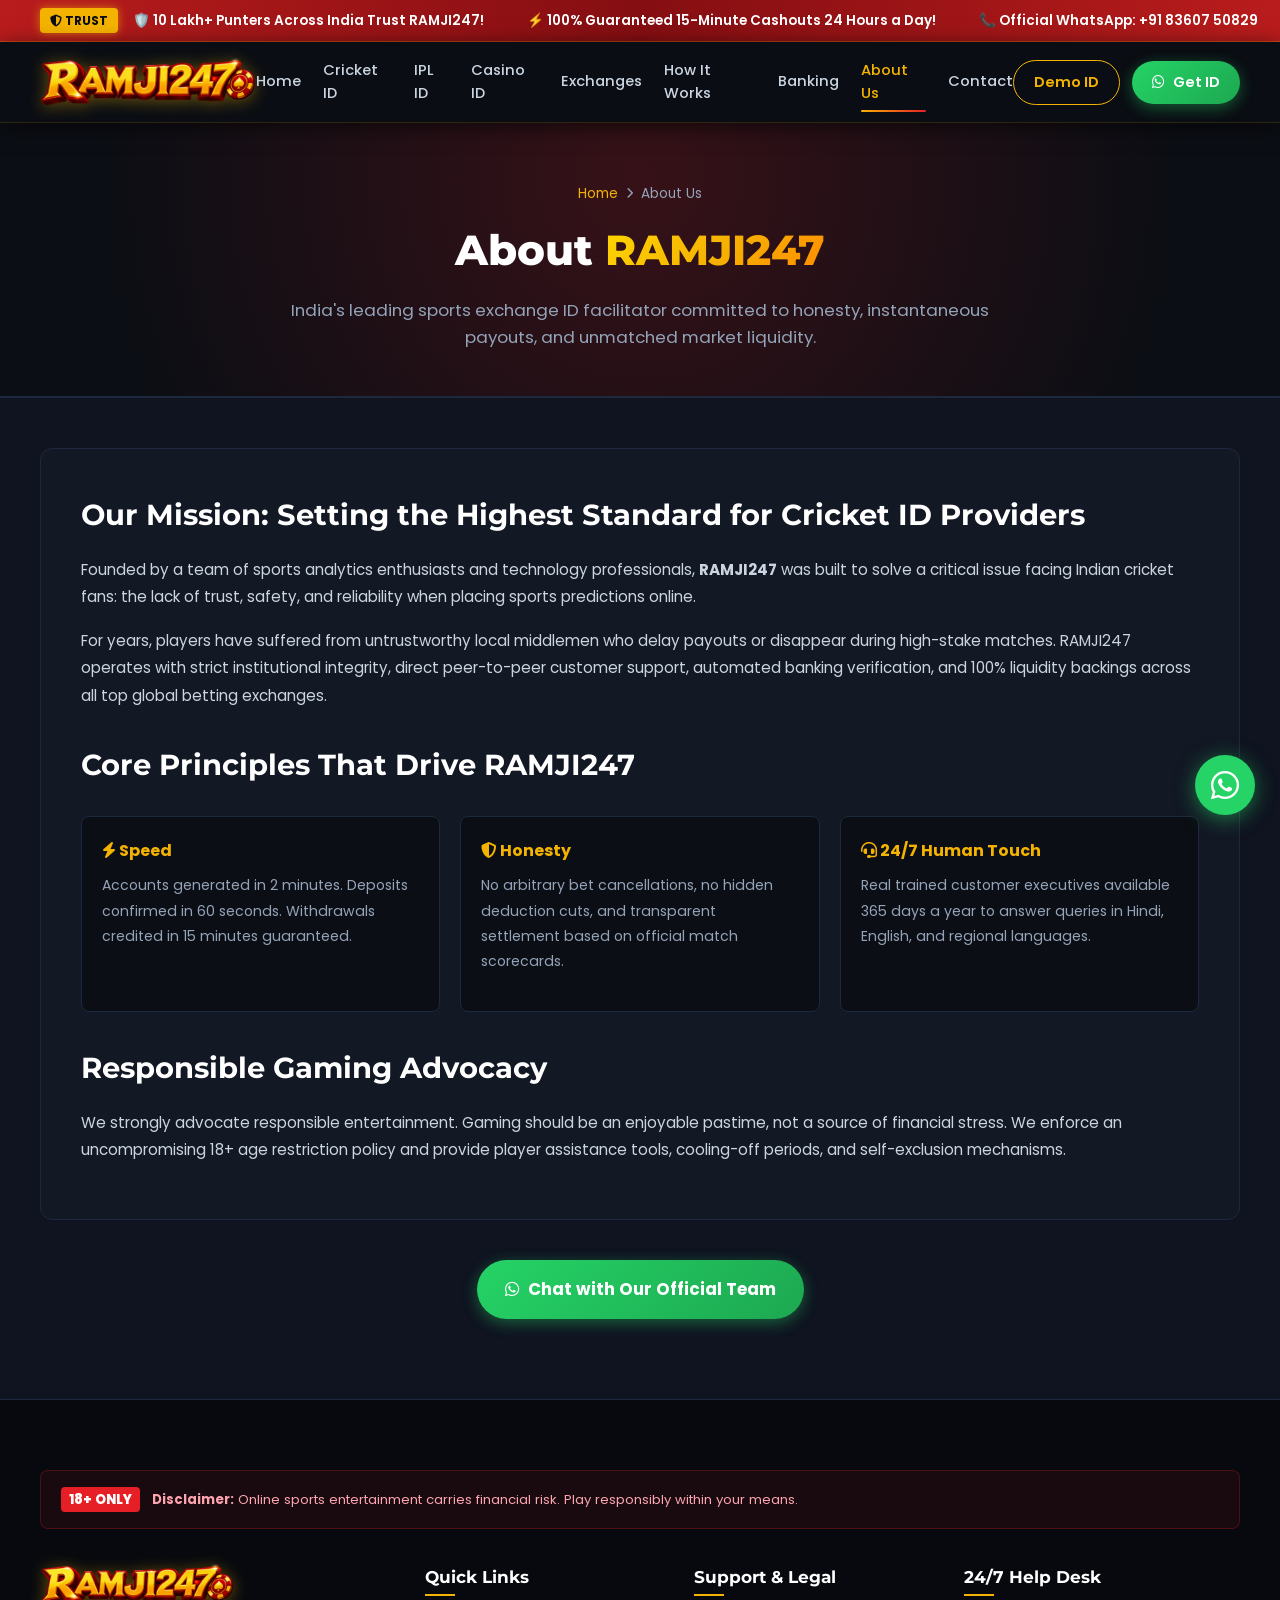
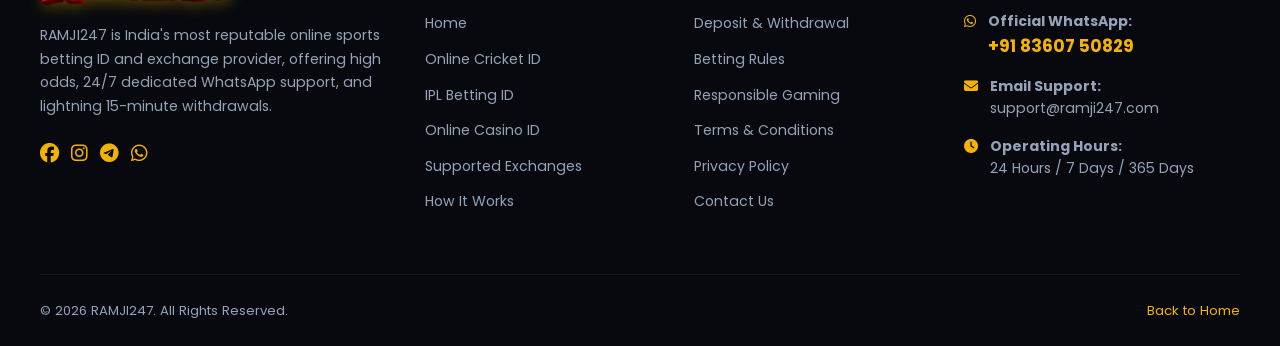
<file: about-us.html>
<!DOCTYPE html>
<html lang="en">
<head>
  <meta charset="UTF-8">
  <meta name="viewport" content="width=device-width, initial-scale=1.0">
  
  <title>About Us | India's Most Trusted Cricket ID Hub - RAMJI247</title>
  <meta name="title" content="About Us | India's Most Trusted Cricket ID Hub - RAMJI247">
  <meta name="description" content="Discover the story and standards behind RAMJI247. Dedicated to offering fair exchange rates, high market liquidity, 24/7 human customer service, and instant 15-minute withdrawals.">
  <meta name="keywords" content="About RAMJI247, Trusted cricket ID provider, Best betting exchange India, RAMJI247 story, Cricket ID support">
  <meta name="robots" content="index, follow">
  <link rel="canonical" href="https://ramji247.com/about-us.html">

  <link rel="icon" type="image/png" href="assets/images/logo.png">
  <link rel="preconnect" href="https://fonts.googleapis.com">
  <link rel="preconnect" href="https://fonts.gstatic.com" crossorigin>
  <link href="https://fonts.googleapis.com/css2?family=Montserrat:wght@600;700;800;900&family=Poppins:wght@300;400;500;600;700&display=swap" rel="stylesheet">
  <link rel="stylesheet" href="https://cdnjs.cloudflare.com/ajax/libs/font-awesome/6.4.0/css/all.min.css">
  <link rel="stylesheet" href="assets/css/style.css">
</head>
<body>

  <!-- Announcement Ticker -->
  <div class="announcement-bar">
    <div class="container">
      <div class="ticker-wrap">
        <span class="ticker-badge"><i class="fas fa-shield-alt"></i> Trust</span>
        <div class="ticker-content">
          <span>🛡️ 10 Lakh+ Punters Across India Trust RAMJI247!</span>
          <span>⚡ 100% Guaranteed 15-Minute Cashouts 24 Hours a Day!</span>
          <span>📞 Official WhatsApp: +91 83607 50829</span>
        </div>
      </div>
    </div>
  </div>

  <!-- Header -->
  <header class="site-header">
    <div class="container">
      <div class="header-inner">
        <a href="index.html" class="logo-link">
          <img src="assets/images/logo.png" alt="RAMJI247 Logo" class="brand-logo">
        </a>

        <nav class="nav-menu" id="navMenu">
          <a href="index.html" class="nav-link">Home</a>
          <a href="online-cricket-id.html" class="nav-link">Cricket ID</a>
          <a href="ipl-betting-id.html" class="nav-link">IPL ID</a>
          <a href="online-casino-id.html" class="nav-link">Casino ID</a>
          <a href="exchanges.html" class="nav-link">Exchanges</a>
          <a href="how-it-works.html" class="nav-link">How It Works</a>
          <a href="deposit-withdrawal.html" class="nav-link">Banking</a>
          <a href="about-us.html" class="nav-link active">About Us</a>
          <a href="contact-us.html" class="nav-link">Contact</a>
        </nav>

        <div class="nav-cta-group">
          <a href="#" class="btn btn-outline open-demo-modal" data-exchange="Laser247">Demo ID</a>
          <a href="javascript:void(0)" onclick="sendWhatsApp('Hello RAMJI247! I want to know more about your platform.')" class="btn btn-whatsapp btn-pulse">
            <i class="fab fa-whatsapp"></i> Get ID
          </a>
          <button class="mobile-toggle" id="mobileToggle" aria-label="Toggle navigation">
            <i class="fas fa-bars"></i>
          </button>
        </div>
      </div>
    </div>
  </header>

  <!-- Page Banner -->
  <section class="page-banner">
    <div class="container">
      <div class="breadcrumbs">
        <a href="index.html">Home</a> <i class="fas fa-chevron-right" style="font-size: 0.7rem;"></i> <span>About Us</span>
      </div>
      <h1 class="page-title">About <span class="text-gold-gradient">RAMJI247</span></h1>
      <p class="page-lead">
        India's leading sports exchange ID facilitator committed to honesty, instantaneous payouts, and unmatched market liquidity.
      </p>
    </div>
  </section>

  <!-- Content Section -->
  <section class="seo-content-section" style="padding-top: 50px;">
    <div class="container">
      <article class="seo-article">
        <h2>Our Mission: Setting the Highest Standard for Cricket ID Providers</h2>
        <p>
          Founded by a team of sports analytics enthusiasts and technology professionals, <strong>RAMJI247</strong> was built to solve a critical issue facing Indian cricket fans: the lack of trust, safety, and reliability when placing sports predictions online.
        </p>
        <p>
          For years, players have suffered from untrustworthy local middlemen who delay payouts or disappear during high-stake matches. RAMJI247 operates with strict institutional integrity, direct peer-to-peer customer support, automated banking verification, and 100% liquidity backings across all top global betting exchanges.
        </p>

        <h2>Core Principles That Drive RAMJI247</h2>
        <div style="display: grid; grid-template-columns: repeat(auto-fit, minmax(280px, 1fr)); gap: 20px; margin: 25px 0;">
          <div style="background: #0b0e14; padding: 20px; border-radius: var(--radius-sm); border: 1px solid var(--card-border);">
            <h4 style="color: var(--primary); margin-bottom: 8px;"><i class="fas fa-bolt"></i> Speed</h4>
            <p style="font-size: 0.88rem; color: var(--text-muted);">Accounts generated in 2 minutes. Deposits confirmed in 60 seconds. Withdrawals credited in 15 minutes guaranteed.</p>
          </div>
          <div style="background: #0b0e14; padding: 20px; border-radius: var(--radius-sm); border: 1px solid var(--card-border);">
            <h4 style="color: var(--primary); margin-bottom: 8px;"><i class="fas fa-shield-alt"></i> Honesty</h4>
            <p style="font-size: 0.88rem; color: var(--text-muted);">No arbitrary bet cancellations, no hidden deduction cuts, and transparent settlement based on official match scorecards.</p>
          </div>
          <div style="background: #0b0e14; padding: 20px; border-radius: var(--radius-sm); border: 1px solid var(--card-border);">
            <h4 style="color: var(--primary); margin-bottom: 8px;"><i class="fas fa-headset"></i> 24/7 Human Touch</h4>
            <p style="font-size: 0.88rem; color: var(--text-muted);">Real trained customer executives available 365 days a year to answer queries in Hindi, English, and regional languages.</p>
          </div>
        </div>

        <h2>Responsible Gaming Advocacy</h2>
        <p>
          We strongly advocate responsible entertainment. Gaming should be an enjoyable pastime, not a source of financial stress. We enforce an uncompromising 18+ age restriction policy and provide player assistance tools, cooling-off periods, and self-exclusion mechanisms.
        </p>
      </article>

      <div style="text-align: center; margin-top: 40px;">
        <a href="javascript:void(0)" onclick="sendWhatsApp()" class="btn btn-whatsapp btn-lg btn-pulse">
          <i class="fab fa-whatsapp"></i> Chat with Our Official Team
        </a>
      </div>
    </div>
  </section>

  <!-- Footer -->
  <footer class="site-footer">
    <div class="container">
      <div class="disclaimer-box">
        <span class="disclaimer-badge">18+ ONLY</span>
        <strong>Disclaimer:</strong> Online sports entertainment carries financial risk. Play responsibly within your means.
      </div>

      <div class="footer-grid">
        <div class="footer-brand">
          <img src="assets/images/logo.png" alt="RAMJI247 Logo" class="brand-logo">
          <p class="footer-bio">
            RAMJI247 is India's most reputable online sports betting ID and exchange provider, offering high odds, 24/7 dedicated WhatsApp support, and lightning 15-minute withdrawals.
          </p>
          <div style="display: flex; gap: 12px; font-size: 1.2rem; color: var(--primary);">
            <a href="#" aria-label="Facebook"><i class="fab fa-facebook"></i></a>
            <a href="#" aria-label="Instagram"><i class="fab fa-instagram"></i></a>
            <a href="#" aria-label="Telegram"><i class="fab fa-telegram"></i></a>
            <a href="https://wa.me/918360750829" target="_blank" aria-label="WhatsApp"><i class="fab fa-whatsapp"></i></a>
          </div>
        </div>

        <div>
          <h4 class="footer-heading">Quick Links</h4>
          <ul class="footer-links">
            <li><a href="index.html">Home</a></li>
            <li><a href="online-cricket-id.html">Online Cricket ID</a></li>
            <li><a href="ipl-betting-id.html">IPL Betting ID</a></li>
            <li><a href="online-casino-id.html">Online Casino ID</a></li>
            <li><a href="exchanges.html">Supported Exchanges</a></li>
            <li><a href="how-it-works.html">How It Works</a></li>
          </ul>
        </div>

        <div>
          <h4 class="footer-heading">Support & Legal</h4>
          <ul class="footer-links">
            <li><a href="deposit-withdrawal.html">Deposit & Withdrawal</a></li>
            <li><a href="rules.html">Betting Rules</a></li>
            <li><a href="responsible-gaming.html">Responsible Gaming</a></li>
            <li><a href="terms-and-conditions.html">Terms & Conditions</a></li>
            <li><a href="privacy-policy.html">Privacy Policy</a></li>
            <li><a href="contact-us.html">Contact Us</a></li>
          </ul>
        </div>

        <div>
          <h4 class="footer-heading">24/7 Help Desk</h4>
          <div class="footer-contact-item">
            <i class="fab fa-whatsapp"></i>
            <div>
              <strong>Official WhatsApp:</strong><br>
              <a href="https://wa.me/918360750829" target="_blank" style="color: var(--primary); font-size: 1.05rem; font-weight: 700;">+91 83607 50829</a>
            </div>
          </div>
          <div class="footer-contact-item">
            <i class="fas fa-envelope"></i>
            <div>
              <strong>Email Support:</strong><br>
              <span>support@ramji247.com</span>
            </div>
          </div>
          <div class="footer-contact-item">
            <i class="fas fa-clock"></i>
            <div>
              <strong>Operating Hours:</strong><br>
              <span>24 Hours / 7 Days / 365 Days</span>
            </div>
          </div>
        </div>
      </div>

      <div class="footer-bottom">
        <div>&copy; 2026 RAMJI247. All Rights Reserved.</div>
        <div><a href="index.html" style="color: var(--primary);">Back to Home</a></div>
      </div>
    </div>
  </footer>

  <a href="javascript:void(0)" onclick="sendWhatsApp()" class="floating-whatsapp" aria-label="Chat on WhatsApp">
    <i class="fab fa-whatsapp"></i>
  </a>

  <!-- Mobile Sticky Bar -->
  <div class="mobile-sticky-bottom">
    <div class="mobile-bottom-actions">
      <button class="btn btn-outline open-demo-modal" data-exchange="Laser247">Demo ID</button>
      <a href="javascript:void(0)" onclick="sendWhatsApp()" class="btn btn-whatsapp btn-pulse">
        <i class="fab fa-whatsapp"></i> WhatsApp Now
      </a>
    </div>
  </div>

  <script src="assets/js/main.js"></script>
</body>
</html>
</file>
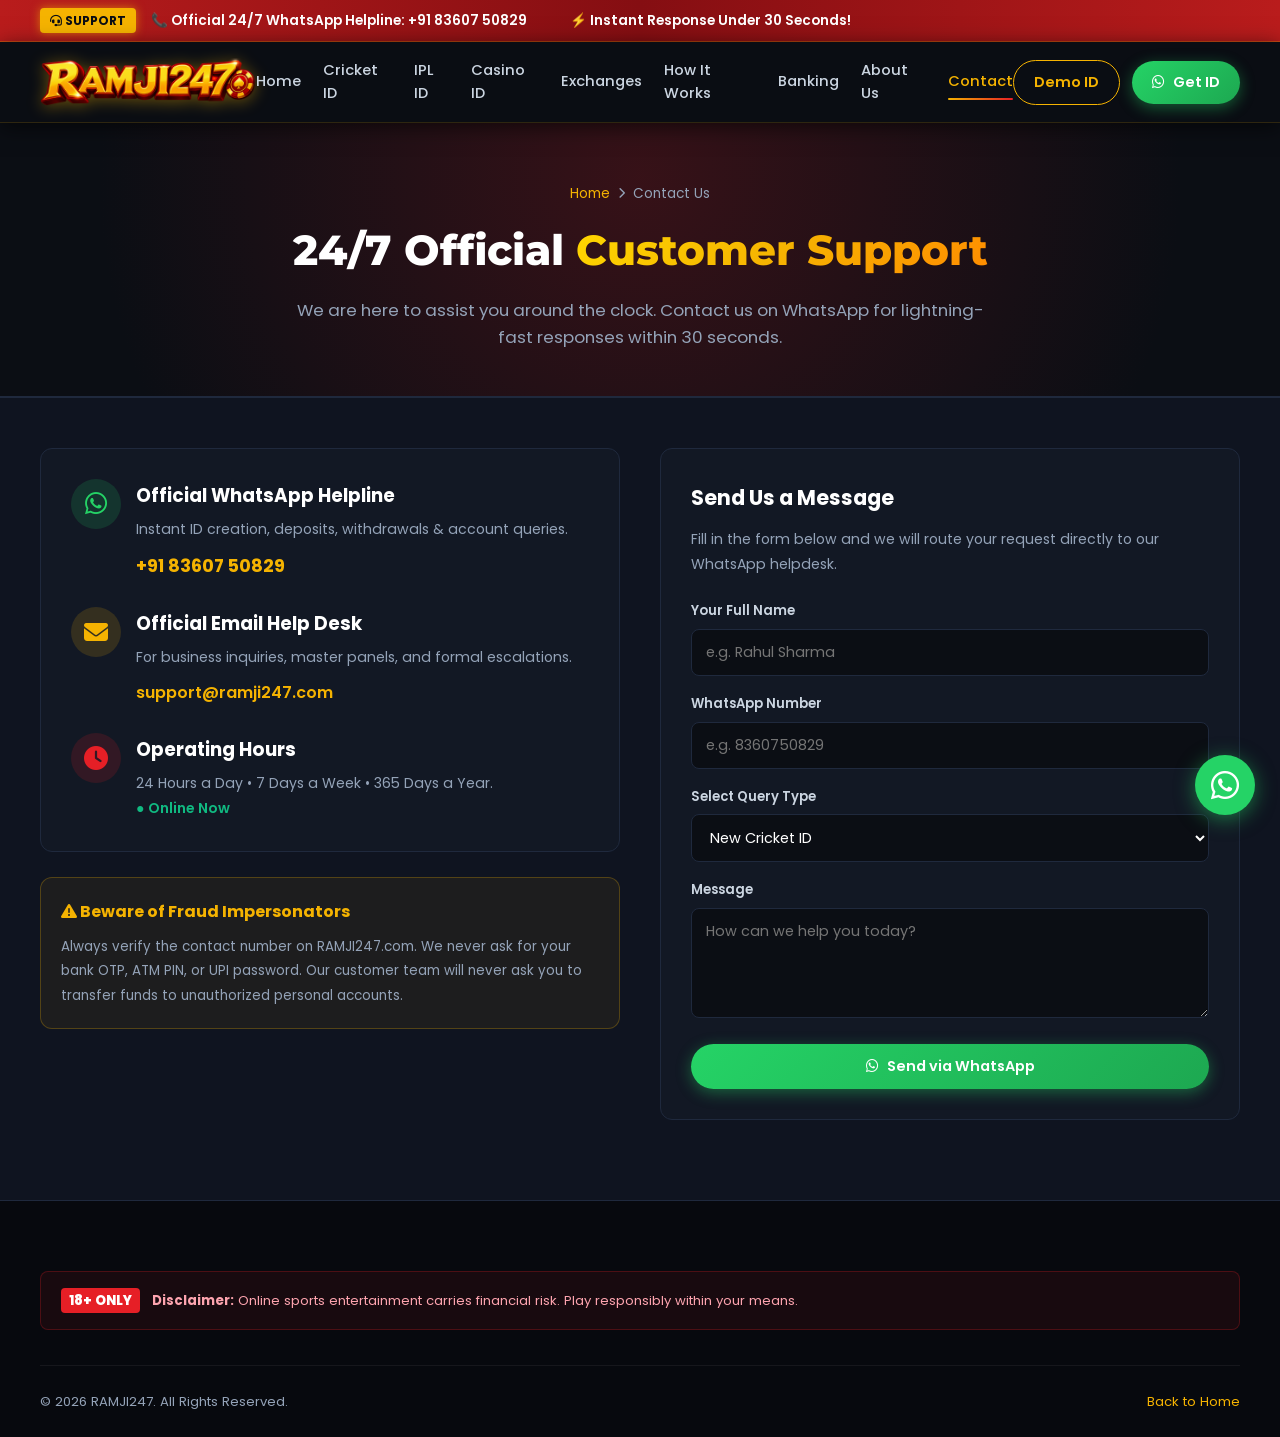
<file: contact-us.html>
<!DOCTYPE html>
<html lang="en">

<head>
  <meta charset="UTF-8">
  <meta name="viewport" content="width=device-width, initial-scale=1.0">

  <title>Contact Us | 24/7 Official WhatsApp Helpline - RAMJI247</title>
  <meta name="title" content="Contact Us | 24/7 Official WhatsApp Helpline - RAMJI247">
  <meta name="description"
    content="Reach the official 24/7 RAMJI247 Customer Care team. Connect via WhatsApp or email for instant cricket ID creation, deposits, withdrawals, and technical support.">
  <meta name="keywords"
    content="RAMJI247 contact, Cricket ID customer care, RAMJI247 WhatsApp number, Cricket betting helpline India">
  <meta name="robots" content="index, follow">
  <link rel="canonical" href="https://ramji247.com/contact-us.html">

  <link rel="icon" type="image/png" href="assets/images/logo.png">
  <link rel="preconnect" href="https://fonts.googleapis.com">
  <link rel="preconnect" href="https://fonts.gstatic.com" crossorigin>
  <link
    href="https://fonts.googleapis.com/css2?family=Montserrat:wght@600;700;800;900&family=Poppins:wght@300;400;500;600;700&display=swap"
    rel="stylesheet">
  <link rel="stylesheet" href="https://cdnjs.cloudflare.com/ajax/libs/font-awesome/6.4.0/css/all.min.css">
  <link rel="stylesheet" href="assets/css/style.css">
</head>

<body>

  <!-- Top Announcement Ticker -->
  <div class="announcement-bar">
    <div class="container">
      <div class="ticker-wrap">
        <span class="ticker-badge"><i class="fas fa-headset"></i> Support</span>
        <div class="ticker-content">
          <span>📞 Official 24/7 WhatsApp Helpline: +91 83607 50829</span>
          <span>⚡ Instant Response Under 30 Seconds!</span>
        </div>
      </div>
    </div>
  </div>

  <!-- Header -->
  <header class="site-header">
    <div class="container">
      <div class="header-inner">
        <a href="index.html" class="logo-link">
          <img src="assets/images/logo.png" alt="RAMJI247 Logo" class="brand-logo">
        </a>

        <nav class="nav-menu" id="navMenu">
          <a href="index.html" class="nav-link">Home</a>
          <a href="online-cricket-id.html" class="nav-link">Cricket ID</a>
          <a href="ipl-betting-id.html" class="nav-link">IPL ID</a>
          <a href="online-casino-id.html" class="nav-link">Casino ID</a>
          <a href="exchanges.html" class="nav-link">Exchanges</a>
          <a href="how-it-works.html" class="nav-link">How It Works</a>
          <a href="deposit-withdrawal.html" class="nav-link">Banking</a>
          <a href="about-us.html" class="nav-link">About Us</a>
          <a href="contact-us.html" class="nav-link active">Contact</a>
        </nav>

        <div class="nav-cta-group">
          <a href="#" class="btn btn-outline open-demo-modal" data-exchange="Laser247">Demo ID</a>
          <a href="javascript:void(0)" onclick="sendWhatsApp('Hello RAMJI247 Customer Care! I need assistance.')"
            class="btn btn-whatsapp btn-pulse">
            <i class="fab fa-whatsapp"></i> Get ID
          </a>
          <button class="mobile-toggle" id="mobileToggle" aria-label="Toggle navigation">
            <i class="fas fa-bars"></i>
          </button>
        </div>
      </div>
    </div>
  </header>

  <!-- Page Banner -->
  <section class="page-banner">
    <div class="container">
      <div class="breadcrumbs">
        <a href="index.html">Home</a> <i class="fas fa-chevron-right" style="font-size: 0.7rem;"></i> <span>Contact
          Us</span>
      </div>
      <h1 class="page-title">24/7 Official <span class="text-gold-gradient">Customer Support</span></h1>
      <p class="page-lead">
        We are here to assist you around the clock. Contact us on WhatsApp for lightning-fast responses within 30
        seconds.
      </p>
    </div>
  </section>

  <!-- Contact Grid -->
  <section class="seo-content-section" style="padding-top: 50px;">
    <div class="container">
      <div style="display: grid; grid-template-columns: 1fr 1fr; gap: 40px;">
        <!-- Left: Contact Details Cards -->
        <div>
          <div
            style="background: var(--card-bg); border: 1px solid var(--card-border); border-radius: var(--radius-md); padding: 30px; margin-bottom: 25px;">
            <div style="display: flex; gap: 15px; margin-bottom: 25px;">
              <div
                style="width: 50px; height: 50px; background: rgba(37,211,102,0.15); border-radius: 50%; display: flex; align-items: center; justify-content: center; font-size: 1.6rem; color: #25d366; flex-shrink: 0;">
                <i class="fab fa-whatsapp"></i>
              </div>
              <div>
                <h3 style="color: #fff; font-size: 1.15rem; margin-bottom: 5px;">Official WhatsApp Helpline</h3>
                <p style="font-size: 0.88rem; color: var(--text-muted); margin-bottom: 8px;">Instant ID creation,
                  deposits, withdrawals & account queries.</p>
                <a href="https://wa.me/918360750829" target="_blank"
                  style="color: var(--primary); font-weight: 700; font-size: 1.1rem;">
                  +91 83607 50829
                </a>
              </div>
            </div>

            <div style="display: flex; gap: 15px; margin-bottom: 25px;">
              <div
                style="width: 50px; height: 50px; background: rgba(245,179,1,0.15); border-radius: 50%; display: flex; align-items: center; justify-content: center; font-size: 1.5rem; color: var(--primary); flex-shrink: 0;">
                <i class="fas fa-envelope"></i>
              </div>
              <div>
                <h3 style="color: #fff; font-size: 1.15rem; margin-bottom: 5px;">Official Email Help Desk</h3>
                <p style="font-size: 0.88rem; color: var(--text-muted); margin-bottom: 8px;">For business inquiries,
                  master panels, and formal escalations.</p>
                <a href="mailto:support@ramji247.com" style="color: var(--primary); font-weight: 600;">
                  support@ramji247.com
                </a>
              </div>
            </div>

            <div style="display: flex; gap: 15px;">
              <div
                style="width: 50px; height: 50px; background: rgba(230,31,38,0.15); border-radius: 50%; display: flex; align-items: center; justify-content: center; font-size: 1.5rem; color: var(--secondary); flex-shrink: 0;">
                <i class="fas fa-clock"></i>
              </div>
              <div>
                <h3 style="color: #fff; font-size: 1.15rem; margin-bottom: 5px;">Operating Hours</h3>
                <p style="font-size: 0.88rem; color: var(--text-muted);">
                  24 Hours a Day • 7 Days a Week • 365 Days a Year.<br>
                  <span style="color: var(--success); font-weight: 600;">● Online Now</span>
                </p>
              </div>
            </div>
          </div>

          <div
            style="background: rgba(245,179,1,0.06); border: 1px solid rgba(245,179,1,0.25); border-radius: var(--radius-md); padding: 20px;">
            <h4 style="color: var(--primary); margin-bottom: 8px;"><i class="fas fa-exclamation-triangle"></i> Beware of
              Fraud Impersonators</h4>
            <p style="font-size: 0.84rem; color: var(--text-muted);">
              Always verify the contact number on RAMJI247.com. We never ask for your bank OTP, ATM PIN, or UPI
              password. Our customer team will never ask you to transfer funds to unauthorized personal accounts.
            </p>
          </div>
        </div>

        <!-- Right: Inquiry Form -->
        <div
          style="background: var(--card-bg); border: 1px solid var(--card-border); border-radius: var(--radius-md); padding: 30px;">
          <h3 style="color: #fff; font-size: 1.3rem; margin-bottom: 10px;">Send Us a Message</h3>
          <p style="font-size: 0.88rem; color: var(--text-muted); margin-bottom: 22px;">
            Fill in the form below and we will route your request directly to our WhatsApp helpdesk.
          </p>

          <form
            onsubmit="event.preventDefault(); const n = document.getElementById('cName').value; const p = document.getElementById('cPhone').value; const m = document.getElementById('cMsg').value; sendWhatsApp(`Hi RAMJI247! Name: ${n}, Phone: ${p}, Message: ${m}`);">
            <div class="form-group">
              <label class="form-label" for="cName">Your Full Name</label>
              <input type="text" id="cName" class="form-control" placeholder="e.g. Rahul Sharma" required>
            </div>
            <div class="form-group">
              <label class="form-label" for="cPhone">WhatsApp Number</label>
              <input type="tel" id="cPhone" class="form-control" placeholder="e.g. 8360750829" required>
            </div>
            <div class="form-group">
              <label class="form-label" for="cService">Select Query Type</label>
              <select id="cService" class="form-control">
                <option value="New Cricket ID">New Cricket ID</option>
                <option value="Deposit / Refill">Deposit / Refill</option>
                <option value="Withdrawal Request">Withdrawal Request</option>
                <option value="Demo Account">Demo Account Request</option>
                <option value="Master Panel Enquiries">Master Panel Enquiries</option>
              </select>
            </div>
            <div class="form-group">
              <label class="form-label" for="cMsg">Message</label>
              <textarea id="cMsg" class="form-control" rows="4" placeholder="How can we help you today?"></textarea>
            </div>
            <button type="submit" class="btn btn-whatsapp" style="width: 100%; padding: 12px;">
              <i class="fab fa-whatsapp"></i> Send via WhatsApp
            </button>
          </form>
        </div>
      </div>
    </div>
  </section>

  <!-- Footer -->
  <footer class="site-footer">
    <div class="container">
      <div class="disclaimer-box">
        <span class="disclaimer-badge">18+ ONLY</span>
        <strong>Disclaimer:</strong> Online sports entertainment carries financial risk. Play responsibly within your
        means.
      </div>
      <div class="footer-bottom">
        <div>&copy; 2026 RAMJI247. All Rights Reserved.</div>
        <div><a href="index.html" style="color: var(--primary);">Back to Home</a></div>
      </div>
    </div>
  </footer>

  <a href="javascript:void(0)" onclick="sendWhatsApp()" class="floating-whatsapp" aria-label="Chat on WhatsApp">
    <i class="fab fa-whatsapp"></i>
  </a>

  <!-- Mobile Sticky Bar -->
  <div class="mobile-sticky-bottom">
    <div class="mobile-bottom-actions">
      <button class="btn btn-outline open-demo-modal" data-exchange="Laser247">Demo ID</button>
      <a href="javascript:void(0)" onclick="sendWhatsApp()" class="btn btn-whatsapp btn-pulse">
        <i class="fab fa-whatsapp"></i> WhatsApp Now
      </a>
    </div>
  </div>

  <script src="assets/js/main.js"></script>
</body>

</html>
</file>
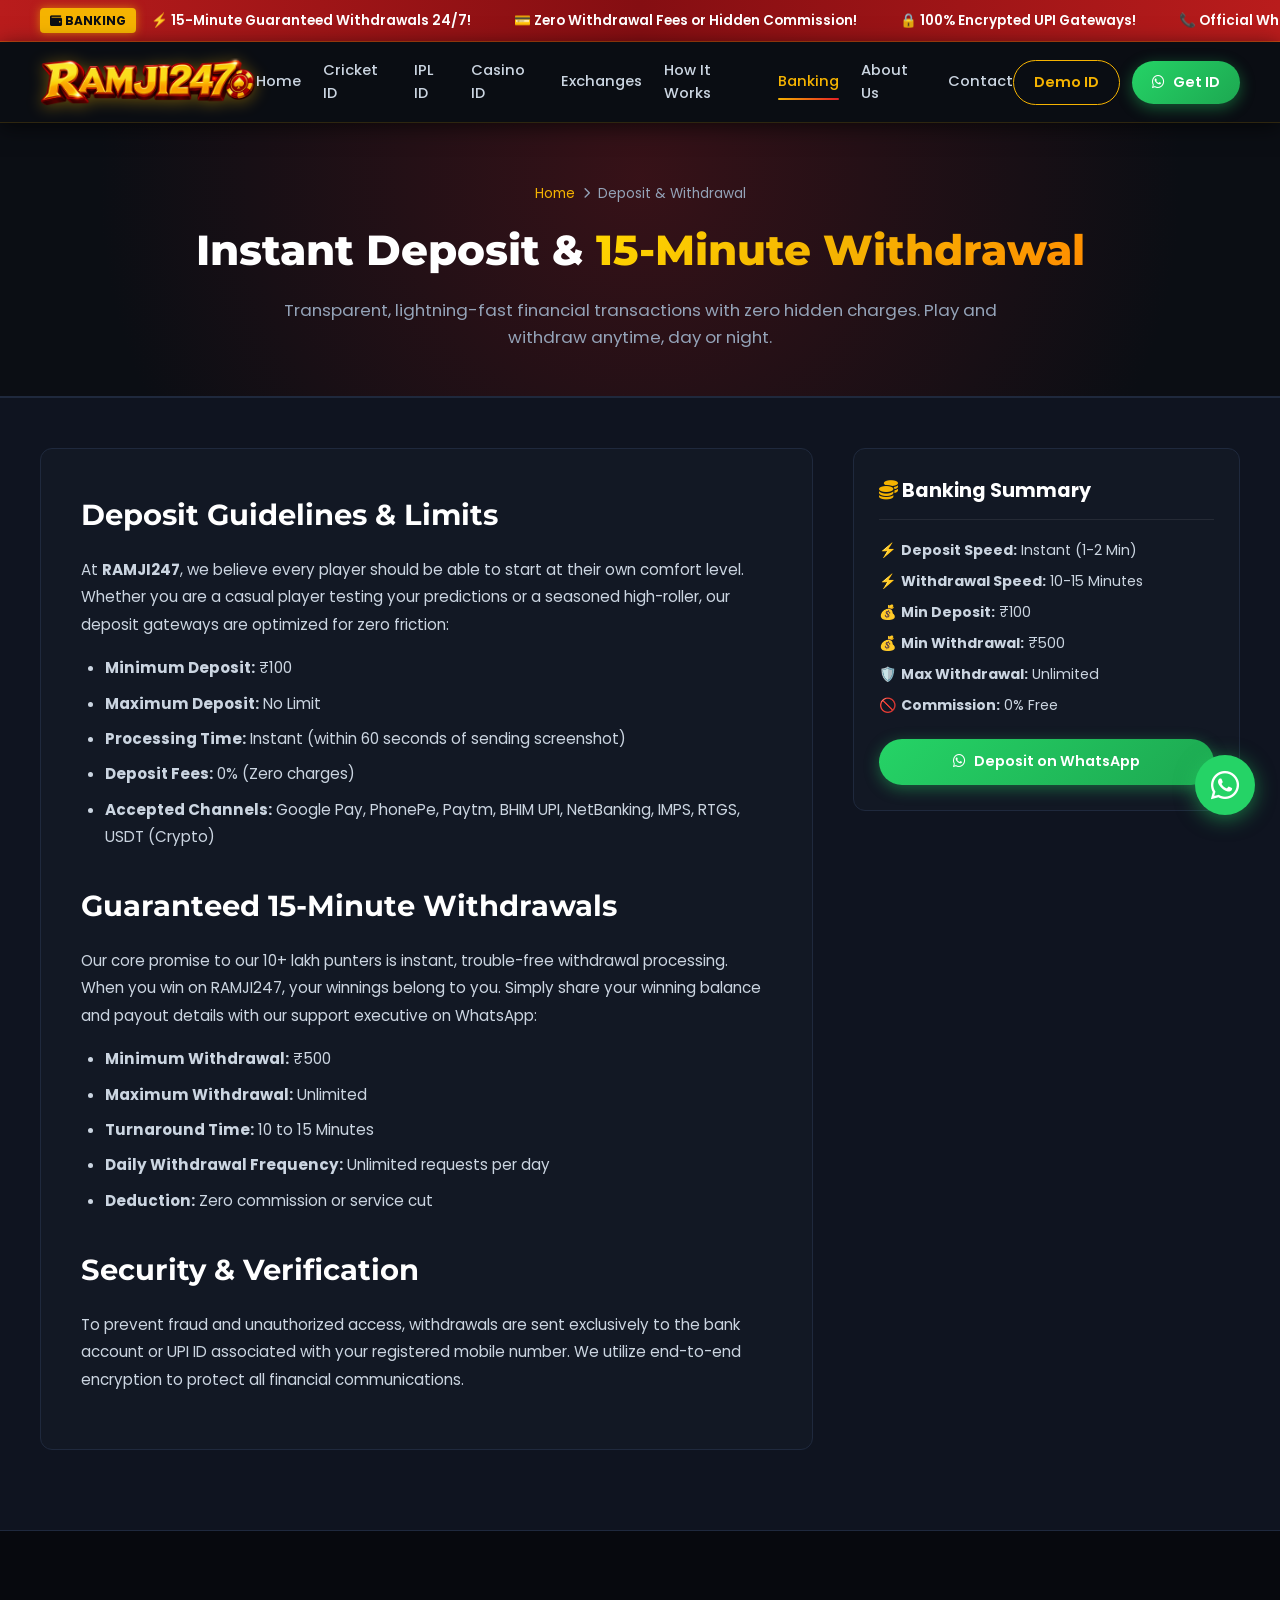
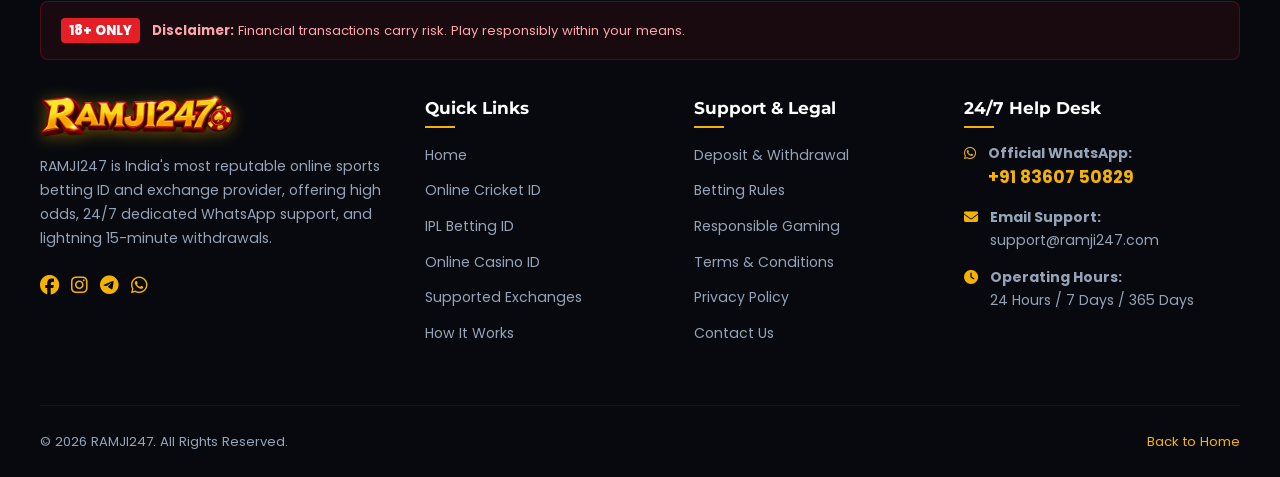
<file: deposit-withdrawal.html>
<!DOCTYPE html>
<html lang="en">
<head>
  <meta charset="UTF-8">
  <meta name="viewport" content="width=device-width, initial-scale=1.0">
  
  <title>Deposit & Withdrawal Rules | 15-Minute Cashouts - RAMJI247</title>
  <meta name="title" content="Deposit & Withdrawal Rules | 15-Minute Cashouts - RAMJI247">
  <meta name="description" content="Explore fast, secure deposit and withdrawal options on RAMJI247. Instant refill from ₹100 via UPI, PhonePe, Google Pay, and Paytm with 15-minute unlimited withdrawals.">
  <meta name="keywords" content="Cricket ID withdrawal, RAMJI247 deposit, 15 min cricket withdrawal, Fast payout cricket ID, UPI cricket betting payment">
  <meta name="robots" content="index, follow">
  <link rel="canonical" href="https://ramji247.com/deposit-withdrawal.html">

  <link rel="icon" type="image/png" href="assets/images/logo.png">
  <link rel="preconnect" href="https://fonts.googleapis.com">
  <link rel="preconnect" href="https://fonts.gstatic.com" crossorigin>
  <link href="https://fonts.googleapis.com/css2?family=Montserrat:wght@600;700;800;900&family=Poppins:wght@300;400;500;600;700&display=swap" rel="stylesheet">
  <link rel="stylesheet" href="https://cdnjs.cloudflare.com/ajax/libs/font-awesome/6.4.0/css/all.min.css">
  <link rel="stylesheet" href="assets/css/style.css">
</head>
<body>

  <!-- Top Announcement Ticker -->
  <div class="announcement-bar">
    <div class="container">
      <div class="ticker-wrap">
        <span class="ticker-badge"><i class="fas fa-wallet"></i> Banking</span>
        <div class="ticker-content">
          <span>⚡ 15-Minute Guaranteed Withdrawals 24/7!</span>
          <span>💳 Zero Withdrawal Fees or Hidden Commission!</span>
          <span>🔒 100% Encrypted UPI Gateways!</span>
          <span>📞 Official WhatsApp: +91 83607 50829</span>
        </div>
      </div>
    </div>
  </div>

  <!-- Header -->
  <header class="site-header">
    <div class="container">
      <div class="header-inner">
        <a href="index.html" class="logo-link">
          <img src="assets/images/logo.png" alt="RAMJI247 Logo" class="brand-logo">
        </a>

        <nav class="nav-menu" id="navMenu">
          <a href="index.html" class="nav-link">Home</a>
          <a href="online-cricket-id.html" class="nav-link">Cricket ID</a>
          <a href="ipl-betting-id.html" class="nav-link">IPL ID</a>
          <a href="online-casino-id.html" class="nav-link">Casino ID</a>
          <a href="exchanges.html" class="nav-link">Exchanges</a>
          <a href="how-it-works.html" class="nav-link">How It Works</a>
          <a href="deposit-withdrawal.html" class="nav-link active">Banking</a>
          <a href="about-us.html" class="nav-link">About Us</a>
          <a href="contact-us.html" class="nav-link">Contact</a>
        </nav>

        <div class="nav-cta-group">
          <a href="#" class="btn btn-outline open-demo-modal" data-exchange="Laser247">Demo ID</a>
          <a href="javascript:void(0)" onclick="sendWhatsApp('Hello RAMJI247! I have questions regarding deposit/withdrawal.')" class="btn btn-whatsapp btn-pulse">
            <i class="fab fa-whatsapp"></i> Get ID
          </a>
          <button class="mobile-toggle" id="mobileToggle" aria-label="Toggle navigation">
            <i class="fas fa-bars"></i>
          </button>
        </div>
      </div>
    </div>
  </header>

  <!-- Page Banner -->
  <section class="page-banner">
    <div class="container">
      <div class="breadcrumbs">
        <a href="index.html">Home</a> <i class="fas fa-chevron-right" style="font-size: 0.7rem;"></i> <span>Deposit & Withdrawal</span>
      </div>
      <h1 class="page-title">Instant Deposit & <span class="text-gold-gradient">15-Minute Withdrawal</span></h1>
      <p class="page-lead">
        Transparent, lightning-fast financial transactions with zero hidden charges. Play and withdraw anytime, day or night.
      </p>
    </div>
  </section>

  <!-- Content Section -->
  <section class="seo-content-section" style="padding-top: 50px;">
    <div class="container">
      <div style="display: grid; grid-template-columns: 2fr 1fr; gap: 40px;">
        <article class="seo-article">
          <h2>Deposit Guidelines & Limits</h2>
          <p>
            At <strong>RAMJI247</strong>, we believe every player should be able to start at their own comfort level. Whether you are a casual player testing your predictions or a seasoned high-roller, our deposit gateways are optimized for zero friction:
          </p>
          <ul>
            <li><strong>Minimum Deposit:</strong> ₹100</li>
            <li><strong>Maximum Deposit:</strong> No Limit</li>
            <li><strong>Processing Time:</strong> Instant (within 60 seconds of sending screenshot)</li>
            <li><strong>Deposit Fees:</strong> 0% (Zero charges)</li>
            <li><strong>Accepted Channels:</strong> Google Pay, PhonePe, Paytm, BHIM UPI, NetBanking, IMPS, RTGS, USDT (Crypto)</li>
          </ul>

          <h2>Guaranteed 15-Minute Withdrawals</h2>
          <p>
            Our core promise to our 10+ lakh punters is instant, trouble-free withdrawal processing. When you win on RAMJI247, your winnings belong to you. Simply share your winning balance and payout details with our support executive on WhatsApp:
          </p>
          <ul>
            <li><strong>Minimum Withdrawal:</strong> ₹500</li>
            <li><strong>Maximum Withdrawal:</strong> Unlimited</li>
            <li><strong>Turnaround Time:</strong> 10 to 15 Minutes</li>
            <li><strong>Daily Withdrawal Frequency:</strong> Unlimited requests per day</li>
            <li><strong>Deduction:</strong> Zero commission or service cut</li>
          </ul>

          <h2>Security & Verification</h2>
          <p>
            To prevent fraud and unauthorized access, withdrawals are sent exclusively to the bank account or UPI ID associated with your registered mobile number. We utilize end-to-end encryption to protect all financial communications.
          </p>
        </article>

        <!-- Right Side Quick Card -->
        <aside>
          <div style="background: var(--card-bg); border: 1px solid var(--card-border); border-radius: var(--radius-md); padding: 25px; margin-bottom: 25px;">
            <h3 style="color: #fff; font-size: 1.2rem; margin-bottom: 15px; border-bottom: 1px solid rgba(255,255,255,0.08); padding-bottom: 10px;">
              <i class="fas fa-coins" style="color: var(--primary);"></i> Banking Summary
            </h3>
            <div style="font-size: 0.88rem; color: var(--text-light); line-height: 2.2;">
              <div>⚡ <strong>Deposit Speed:</strong> Instant (1-2 Min)</div>
              <div>⚡ <strong>Withdrawal Speed:</strong> 10-15 Minutes</div>
              <div>💰 <strong>Min Deposit:</strong> ₹100</div>
              <div>💰 <strong>Min Withdrawal:</strong> ₹500</div>
              <div>🛡️ <strong>Max Withdrawal:</strong> Unlimited</div>
              <div>🚫 <strong>Commission:</strong> 0% Free</div>
            </div>
            <a href="javascript:void(0)" onclick="sendWhatsApp('Hello RAMJI247! I want to deposit and start playing.')" class="btn btn-whatsapp" style="width: 100%; margin-top: 18px;">
              <i class="fab fa-whatsapp"></i> Deposit on WhatsApp
            </a>
          </div>
        </aside>
      </div>
    </div>
  </section>

  <!-- Footer -->
  <footer class="site-footer">
    <div class="container">
      <div class="disclaimer-box">
        <span class="disclaimer-badge">18+ ONLY</span>
        <strong>Disclaimer:</strong> Financial transactions carry risk. Play responsibly within your means.
      </div>

      <div class="footer-grid">
        <div class="footer-brand">
          <img src="assets/images/logo.png" alt="RAMJI247 Logo" class="brand-logo">
          <p class="footer-bio">
            RAMJI247 is India's most reputable online sports betting ID and exchange provider, offering high odds, 24/7 dedicated WhatsApp support, and lightning 15-minute withdrawals.
          </p>
          <div style="display: flex; gap: 12px; font-size: 1.2rem; color: var(--primary);">
            <a href="#" aria-label="Facebook"><i class="fab fa-facebook"></i></a>
            <a href="#" aria-label="Instagram"><i class="fab fa-instagram"></i></a>
            <a href="#" aria-label="Telegram"><i class="fab fa-telegram"></i></a>
            <a href="https://wa.me/918360750829" target="_blank" aria-label="WhatsApp"><i class="fab fa-whatsapp"></i></a>
          </div>
        </div>

        <div>
          <h4 class="footer-heading">Quick Links</h4>
          <ul class="footer-links">
            <li><a href="index.html">Home</a></li>
            <li><a href="online-cricket-id.html">Online Cricket ID</a></li>
            <li><a href="ipl-betting-id.html">IPL Betting ID</a></li>
            <li><a href="online-casino-id.html">Online Casino ID</a></li>
            <li><a href="exchanges.html">Supported Exchanges</a></li>
            <li><a href="how-it-works.html">How It Works</a></li>
          </ul>
        </div>

        <div>
          <h4 class="footer-heading">Support & Legal</h4>
          <ul class="footer-links">
            <li><a href="deposit-withdrawal.html">Deposit & Withdrawal</a></li>
            <li><a href="rules.html">Betting Rules</a></li>
            <li><a href="responsible-gaming.html">Responsible Gaming</a></li>
            <li><a href="terms-and-conditions.html">Terms & Conditions</a></li>
            <li><a href="privacy-policy.html">Privacy Policy</a></li>
            <li><a href="contact-us.html">Contact Us</a></li>
          </ul>
        </div>

        <div>
          <h4 class="footer-heading">24/7 Help Desk</h4>
          <div class="footer-contact-item">
            <i class="fab fa-whatsapp"></i>
            <div>
              <strong>Official WhatsApp:</strong><br>
              <a href="https://wa.me/918360750829" target="_blank" style="color: var(--primary); font-size: 1.05rem; font-weight: 700;">+91 83607 50829</a>
            </div>
          </div>
          <div class="footer-contact-item">
            <i class="fas fa-envelope"></i>
            <div>
              <strong>Email Support:</strong><br>
              <span>support@ramji247.com</span>
            </div>
          </div>
          <div class="footer-contact-item">
            <i class="fas fa-clock"></i>
            <div>
              <strong>Operating Hours:</strong><br>
              <span>24 Hours / 7 Days / 365 Days</span>
            </div>
          </div>
        </div>
      </div>

      <div class="footer-bottom">
        <div>&copy; 2026 RAMJI247. All Rights Reserved.</div>
        <div><a href="index.html" style="color: var(--primary);">Back to Home</a></div>
      </div>
    </div>
  </footer>

  <a href="javascript:void(0)" onclick="sendWhatsApp()" class="floating-whatsapp" aria-label="Chat on WhatsApp">
    <i class="fab fa-whatsapp"></i>
  </a>

  <!-- Mobile Sticky Bar -->
  <div class="mobile-sticky-bottom">
    <div class="mobile-bottom-actions">
      <button class="btn btn-outline open-demo-modal" data-exchange="Laser247">Demo ID</button>
      <a href="javascript:void(0)" onclick="sendWhatsApp()" class="btn btn-whatsapp btn-pulse">
        <i class="fab fa-whatsapp"></i> WhatsApp Now
      </a>
    </div>
  </div>

  <script src="assets/js/main.js"></script>
</body>
</html>
</file>
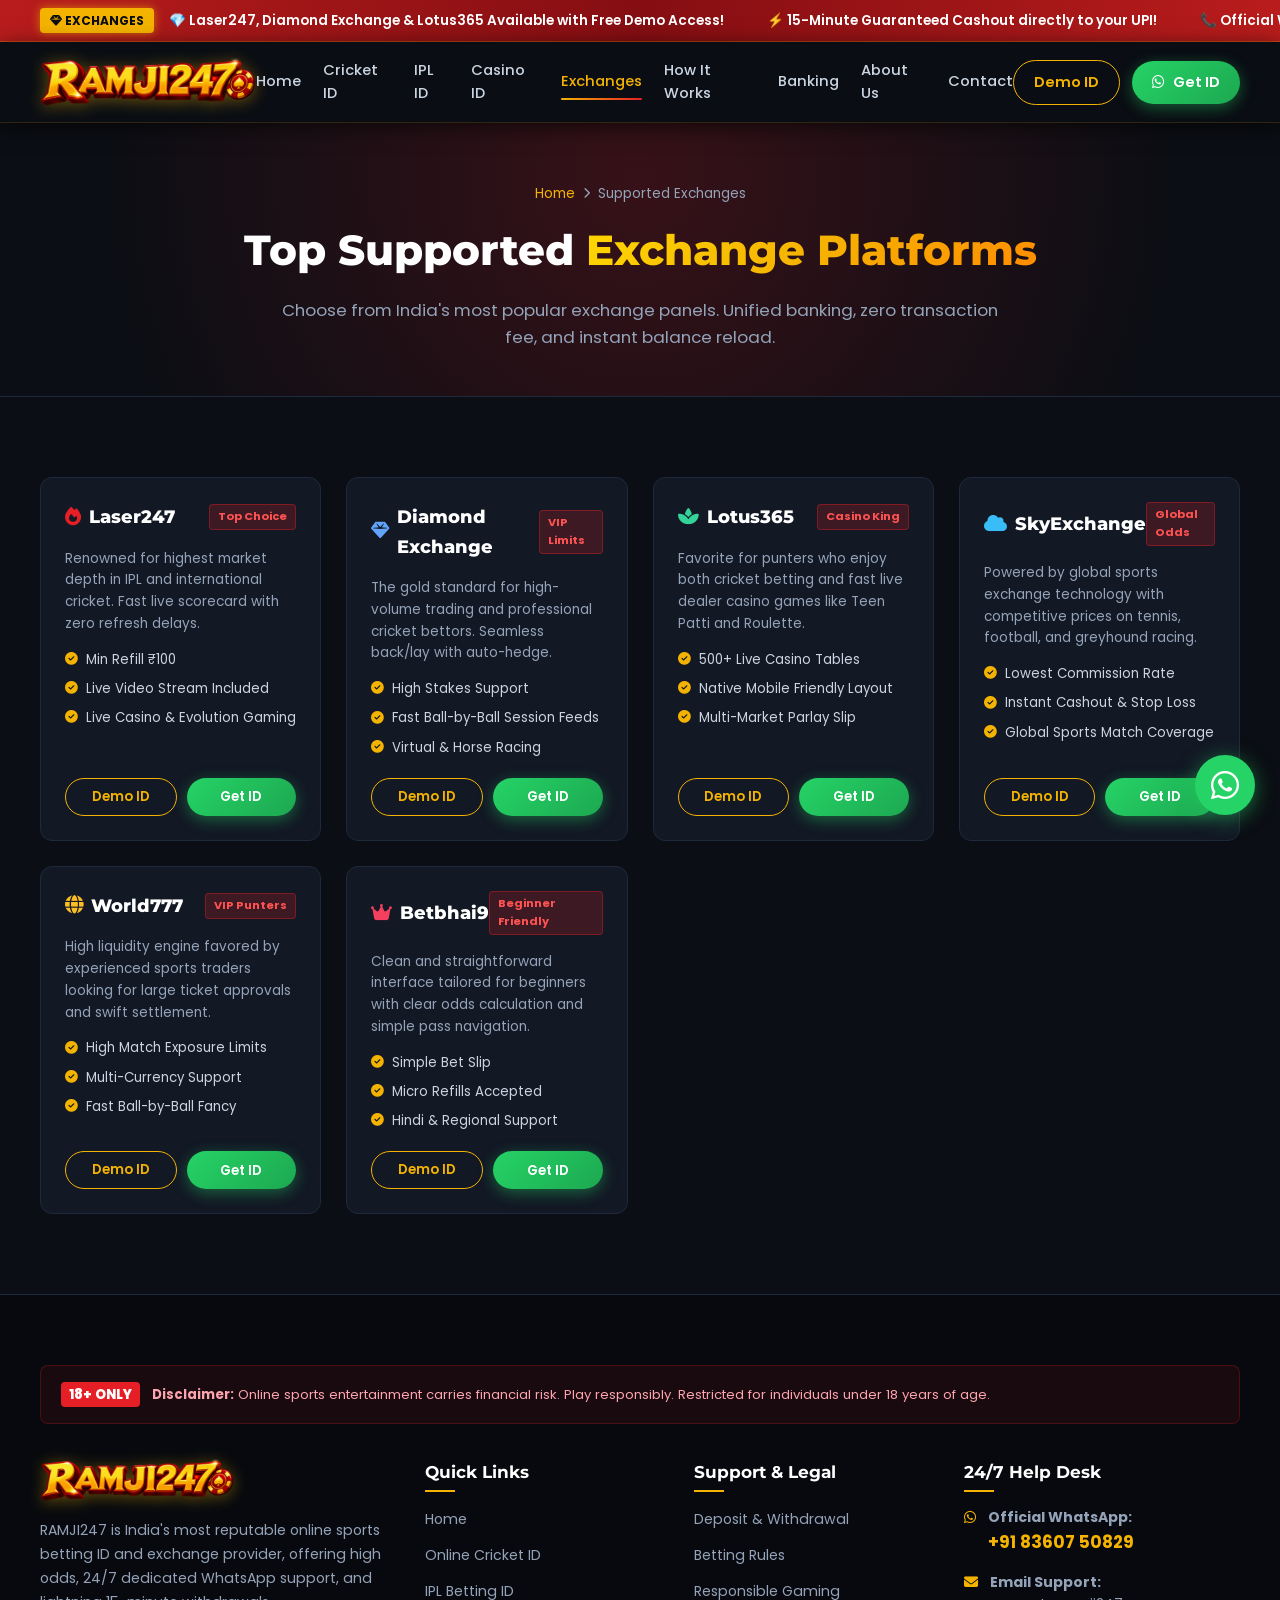
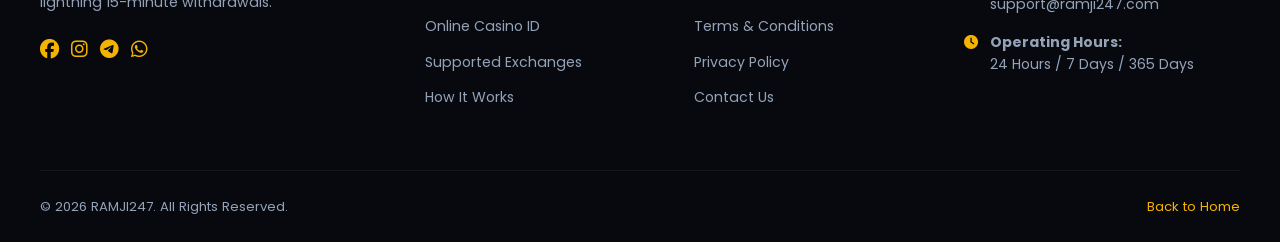
<file: exchanges.html>
<!DOCTYPE html>
<html lang="en">
<head>
  <meta charset="UTF-8">
  <meta name="viewport" content="width=device-width, initial-scale=1.0">
  
  <title>Supported Betting Exchanges | Laser247, Diamond & Lotus365 - RAMJI247</title>
  <meta name="title" content="Supported Betting Exchanges | Laser247, Diamond & Lotus365 - RAMJI247">
  <meta name="description" content="Explore India's leading sports betting exchanges supported by RAMJI247. Get instant User and Master IDs for Laser247, Diamond Exchange, Lotus365, SkyExchange, and World777.">
  <meta name="keywords" content="Laser247 ID, Diamond Exchange ID, Lotus365 ID, SkyExchange ID, World777 ID, Betbhai9 ID, Cricket Exchange Provider">
  <meta name="robots" content="index, follow">
  <link rel="canonical" href="https://ramji247.com/exchanges.html">

  <meta property="og:type" content="article">
  <meta property="og:url" content="https://ramji247.com/exchanges.html">
  <meta property="og:title" content="Top Sports Betting Exchanges Available on RAMJI247">
  <meta property="og:description" content="Instant Master and Client IDs for top international sports exchanges with 15-minute withdrawals.">
  <meta property="og:image" content="assets/images/logo.png">

  <link rel="icon" type="image/png" href="assets/images/logo.png">
  <link rel="preconnect" href="https://fonts.googleapis.com">
  <link rel="preconnect" href="https://fonts.gstatic.com" crossorigin>
  <link href="https://fonts.googleapis.com/css2?family=Montserrat:wght@600;700;800;900&family=Poppins:wght@300;400;500;600;700&display=swap" rel="stylesheet">
  <link rel="stylesheet" href="https://cdnjs.cloudflare.com/ajax/libs/font-awesome/6.4.0/css/all.min.css">
  <link rel="stylesheet" href="assets/css/style.css">
</head>
<body>

  <!-- Announcement Ticker -->
  <div class="announcement-bar">
    <div class="container">
      <div class="ticker-wrap">
        <span class="ticker-badge"><i class="fas fa-gem"></i> Exchanges</span>
        <div class="ticker-content">
          <span>💎 Laser247, Diamond Exchange & Lotus365 Available with Free Demo Access!</span>
          <span>⚡ 15-Minute Guaranteed Cashout directly to your UPI!</span>
          <span>📞 Official WhatsApp: +91 83607 50829</span>
        </div>
      </div>
    </div>
  </div>

  <!-- Header -->
  <header class="site-header">
    <div class="container">
      <div class="header-inner">
        <a href="index.html" class="logo-link">
          <img src="assets/images/logo.png" alt="RAMJI247 Logo" class="brand-logo">
        </a>

        <nav class="nav-menu" id="navMenu">
          <a href="index.html" class="nav-link">Home</a>
          <a href="online-cricket-id.html" class="nav-link">Cricket ID</a>
          <a href="ipl-betting-id.html" class="nav-link">IPL ID</a>
          <a href="online-casino-id.html" class="nav-link">Casino ID</a>
          <a href="exchanges.html" class="nav-link active">Exchanges</a>
          <a href="how-it-works.html" class="nav-link">How It Works</a>
          <a href="deposit-withdrawal.html" class="nav-link">Banking</a>
          <a href="about-us.html" class="nav-link">About Us</a>
          <a href="contact-us.html" class="nav-link">Contact</a>
        </nav>

        <div class="nav-cta-group">
          <a href="#" class="btn btn-outline open-demo-modal" data-exchange="Laser247">Demo ID</a>
          <a href="javascript:void(0)" onclick="sendWhatsApp('Hello RAMJI247! I want an Exchange ID.')" class="btn btn-whatsapp btn-pulse">
            <i class="fab fa-whatsapp"></i> Get ID
          </a>
          <button class="mobile-toggle" id="mobileToggle" aria-label="Toggle navigation">
            <i class="fas fa-bars"></i>
          </button>
        </div>
      </div>
    </div>
  </header>

  <!-- Page Banner -->
  <section class="page-banner">
    <div class="container">
      <div class="breadcrumbs">
        <a href="index.html">Home</a> <i class="fas fa-chevron-right" style="font-size: 0.7rem;"></i> <span>Supported Exchanges</span>
      </div>
      <h1 class="page-title">Top Supported <span class="text-gold-gradient">Exchange Platforms</span></h1>
      <p class="page-lead">
        Choose from India's most popular exchange panels. Unified banking, zero transaction fee, and instant balance reload.
      </p>
    </div>
  </section>

  <!-- Exchanges Grid -->
  <section class="exchanges-section">
    <div class="container">
      <div class="exchanges-grid">
        <!-- Laser247 -->
        <div class="exchange-card">
          <div>
            <div class="exchange-top">
              <div class="exchange-logo-badge"><i class="fas fa-fire" style="color: var(--secondary);"></i> Laser247</div>
              <span class="exchange-badge-tag">Top Choice</span>
            </div>
            <p style="font-size: 0.85rem; color: var(--text-muted); margin-bottom: 14px;">
              Renowned for highest market depth in IPL and international cricket. Fast live scorecard with zero refresh delays.
            </p>
            <div class="exchange-features">
              <div class="exchange-feature-item"><i class="fas fa-check-circle"></i> Min Refill ₹100</div>
              <div class="exchange-feature-item"><i class="fas fa-check-circle"></i> Live Video Stream Included</div>
              <div class="exchange-feature-item"><i class="fas fa-check-circle"></i> Live Casino & Evolution Gaming</div>
            </div>
          </div>
          <div class="exchange-actions">
            <button class="btn btn-outline open-demo-modal" data-exchange="Laser247">Demo ID</button>
            <a href="javascript:void(0)" onclick="sendWhatsApp('Hello RAMJI247! Please create a Laser247 ID for me.')" class="btn btn-whatsapp">Get ID</a>
          </div>
        </div>

        <!-- Diamond Exchange -->
        <div class="exchange-card">
          <div>
            <div class="exchange-top">
              <div class="exchange-logo-badge"><i class="fas fa-gem" style="color: #60a5fa;"></i> Diamond Exchange</div>
              <span class="exchange-badge-tag">VIP Limits</span>
            </div>
            <p style="font-size: 0.85rem; color: var(--text-muted); margin-bottom: 14px;">
              The gold standard for high-volume trading and professional cricket bettors. Seamless back/lay with auto-hedge.
            </p>
            <div class="exchange-features">
              <div class="exchange-feature-item"><i class="fas fa-check-circle"></i> High Stakes Support</div>
              <div class="exchange-feature-item"><i class="fas fa-check-circle"></i> Fast Ball-by-Ball Session Feeds</div>
              <div class="exchange-feature-item"><i class="fas fa-check-circle"></i> Virtual & Horse Racing</div>
            </div>
          </div>
          <div class="exchange-actions">
            <button class="btn btn-outline open-demo-modal" data-exchange="Diamond Exchange">Demo ID</button>
            <a href="javascript:void(0)" onclick="sendWhatsApp('Hello RAMJI247! Please create a Diamond Exchange ID for me.')" class="btn btn-whatsapp">Get ID</a>
          </div>
        </div>

        <!-- Lotus365 -->
        <div class="exchange-card">
          <div>
            <div class="exchange-top">
              <div class="exchange-logo-badge"><i class="fas fa-spa" style="color: #34d399;"></i> Lotus365</div>
              <span class="exchange-badge-tag">Casino King</span>
            </div>
            <p style="font-size: 0.85rem; color: var(--text-muted); margin-bottom: 14px;">
              Favorite for punters who enjoy both cricket betting and fast live dealer casino games like Teen Patti and Roulette.
            </p>
            <div class="exchange-features">
              <div class="exchange-feature-item"><i class="fas fa-check-circle"></i> 500+ Live Casino Tables</div>
              <div class="exchange-feature-item"><i class="fas fa-check-circle"></i> Native Mobile Friendly Layout</div>
              <div class="exchange-feature-item"><i class="fas fa-check-circle"></i> Multi-Market Parlay Slip</div>
            </div>
          </div>
          <div class="exchange-actions">
            <button class="btn btn-outline open-demo-modal" data-exchange="Lotus365">Demo ID</button>
            <a href="javascript:void(0)" onclick="sendWhatsApp('Hello RAMJI247! Please create a Lotus365 ID for me.')" class="btn btn-whatsapp">Get ID</a>
          </div>
        </div>

        <!-- SkyExchange -->
        <div class="exchange-card">
          <div>
            <div class="exchange-top">
              <div class="exchange-logo-badge"><i class="fas fa-cloud" style="color: #38bdf8;"></i> SkyExchange</div>
              <span class="exchange-badge-tag">Global Odds</span>
            </div>
            <p style="font-size: 0.85rem; color: var(--text-muted); margin-bottom: 14px;">
              Powered by global sports exchange technology with competitive prices on tennis, football, and greyhound racing.
            </p>
            <div class="exchange-features">
              <div class="exchange-feature-item"><i class="fas fa-check-circle"></i> Lowest Commission Rate</div>
              <div class="exchange-feature-item"><i class="fas fa-check-circle"></i> Instant Cashout & Stop Loss</div>
              <div class="exchange-feature-item"><i class="fas fa-check-circle"></i> Global Sports Match Coverage</div>
            </div>
          </div>
          <div class="exchange-actions">
            <button class="btn btn-outline open-demo-modal" data-exchange="SkyExchange">Demo ID</button>
            <a href="javascript:void(0)" onclick="sendWhatsApp('Hello RAMJI247! Please create a SkyExchange ID for me.')" class="btn btn-whatsapp">Get ID</a>
          </div>
        </div>

        <!-- World777 -->
        <div class="exchange-card">
          <div>
            <div class="exchange-top">
              <div class="exchange-logo-badge"><i class="fas fa-globe" style="color: #fbbf24;"></i> World777</div>
              <span class="exchange-badge-tag">VIP Punters</span>
            </div>
            <p style="font-size: 0.85rem; color: var(--text-muted); margin-bottom: 14px;">
              High liquidity engine favored by experienced sports traders looking for large ticket approvals and swift settlement.
            </p>
            <div class="exchange-features">
              <div class="exchange-feature-item"><i class="fas fa-check-circle"></i> High Match Exposure Limits</div>
              <div class="exchange-feature-item"><i class="fas fa-check-circle"></i> Multi-Currency Support</div>
              <div class="exchange-feature-item"><i class="fas fa-check-circle"></i> Fast Ball-by-Ball Fancy</div>
            </div>
          </div>
          <div class="exchange-actions">
            <button class="btn btn-outline open-demo-modal" data-exchange="World777">Demo ID</button>
            <a href="javascript:void(0)" onclick="sendWhatsApp('Hello RAMJI247! Please create a World777 ID for me.')" class="btn btn-whatsapp">Get ID</a>
          </div>
        </div>

        <!-- Betbhai9 -->
        <div class="exchange-card">
          <div>
            <div class="exchange-top">
              <div class="exchange-logo-badge"><i class="fas fa-crown" style="color: #f43f5e;"></i> Betbhai9</div>
              <span class="exchange-badge-tag">Beginner Friendly</span>
            </div>
            <p style="font-size: 0.85rem; color: var(--text-muted); margin-bottom: 14px;">
              Clean and straightforward interface tailored for beginners with clear odds calculation and simple pass navigation.
            </p>
            <div class="exchange-features">
              <div class="exchange-feature-item"><i class="fas fa-check-circle"></i> Simple Bet Slip</div>
              <div class="exchange-feature-item"><i class="fas fa-check-circle"></i> Micro Refills Accepted</div>
              <div class="exchange-feature-item"><i class="fas fa-check-circle"></i> Hindi & Regional Support</div>
            </div>
          </div>
          <div class="exchange-actions">
            <button class="btn btn-outline open-demo-modal" data-exchange="Betbhai9">Demo ID</button>
            <a href="javascript:void(0)" onclick="sendWhatsApp('Hello RAMJI247! Please create a Betbhai9 ID for me.')" class="btn btn-whatsapp">Get ID</a>
          </div>
        </div>
      </div>
    </div>
  </section>

  <!-- Footer -->
  <footer class="site-footer">
    <div class="container">
      <div class="disclaimer-box">
        <span class="disclaimer-badge">18+ ONLY</span>
        <strong>Disclaimer:</strong> Online sports entertainment carries financial risk. Play responsibly. Restricted for individuals under 18 years of age.
      </div>

      <div class="footer-grid">
        <div class="footer-brand">
          <img src="assets/images/logo.png" alt="RAMJI247 Logo" class="brand-logo">
          <p class="footer-bio">
            RAMJI247 is India's most reputable online sports betting ID and exchange provider, offering high odds, 24/7 dedicated WhatsApp support, and lightning 15-minute withdrawals.
          </p>
          <div style="display: flex; gap: 12px; font-size: 1.2rem; color: var(--primary);">
            <a href="#" aria-label="Facebook"><i class="fab fa-facebook"></i></a>
            <a href="#" aria-label="Instagram"><i class="fab fa-instagram"></i></a>
            <a href="#" aria-label="Telegram"><i class="fab fa-telegram"></i></a>
            <a href="https://wa.me/918360750829" target="_blank" aria-label="WhatsApp"><i class="fab fa-whatsapp"></i></a>
          </div>
        </div>

        <div>
          <h4 class="footer-heading">Quick Links</h4>
          <ul class="footer-links">
            <li><a href="index.html">Home</a></li>
            <li><a href="online-cricket-id.html">Online Cricket ID</a></li>
            <li><a href="ipl-betting-id.html">IPL Betting ID</a></li>
            <li><a href="online-casino-id.html">Online Casino ID</a></li>
            <li><a href="exchanges.html">Supported Exchanges</a></li>
            <li><a href="how-it-works.html">How It Works</a></li>
          </ul>
        </div>

        <div>
          <h4 class="footer-heading">Support & Legal</h4>
          <ul class="footer-links">
            <li><a href="deposit-withdrawal.html">Deposit & Withdrawal</a></li>
            <li><a href="rules.html">Betting Rules</a></li>
            <li><a href="responsible-gaming.html">Responsible Gaming</a></li>
            <li><a href="terms-and-conditions.html">Terms & Conditions</a></li>
            <li><a href="privacy-policy.html">Privacy Policy</a></li>
            <li><a href="contact-us.html">Contact Us</a></li>
          </ul>
        </div>

        <div>
          <h4 class="footer-heading">24/7 Help Desk</h4>
          <div class="footer-contact-item">
            <i class="fab fa-whatsapp"></i>
            <div>
              <strong>Official WhatsApp:</strong><br>
              <a href="https://wa.me/918360750829" target="_blank" style="color: var(--primary); font-size: 1.05rem; font-weight: 700;">+91 83607 50829</a>
            </div>
          </div>
          <div class="footer-contact-item">
            <i class="fas fa-envelope"></i>
            <div>
              <strong>Email Support:</strong><br>
              <span>support@ramji247.com</span>
            </div>
          </div>
          <div class="footer-contact-item">
            <i class="fas fa-clock"></i>
            <div>
              <strong>Operating Hours:</strong><br>
              <span>24 Hours / 7 Days / 365 Days</span>
            </div>
          </div>
        </div>
      </div>

      <div class="footer-bottom">
        <div>&copy; 2026 RAMJI247. All Rights Reserved.</div>
        <div><a href="index.html" style="color: var(--primary);">Back to Home</a></div>
      </div>
    </div>
  </footer>

  <a href="javascript:void(0)" onclick="sendWhatsApp()" class="floating-whatsapp" aria-label="Chat on WhatsApp">
    <i class="fab fa-whatsapp"></i>
  </a>

  <!-- Mobile Sticky Bar -->
  <div class="mobile-sticky-bottom">
    <div class="mobile-bottom-actions">
      <button class="btn btn-outline open-demo-modal" data-exchange="Laser247">Demo ID</button>
      <a href="javascript:void(0)" onclick="sendWhatsApp()" class="btn btn-whatsapp btn-pulse">
        <i class="fab fa-whatsapp"></i> WhatsApp Now
      </a>
    </div>
  </div>

  <script src="assets/js/main.js"></script>
</body>
</html>
</file>
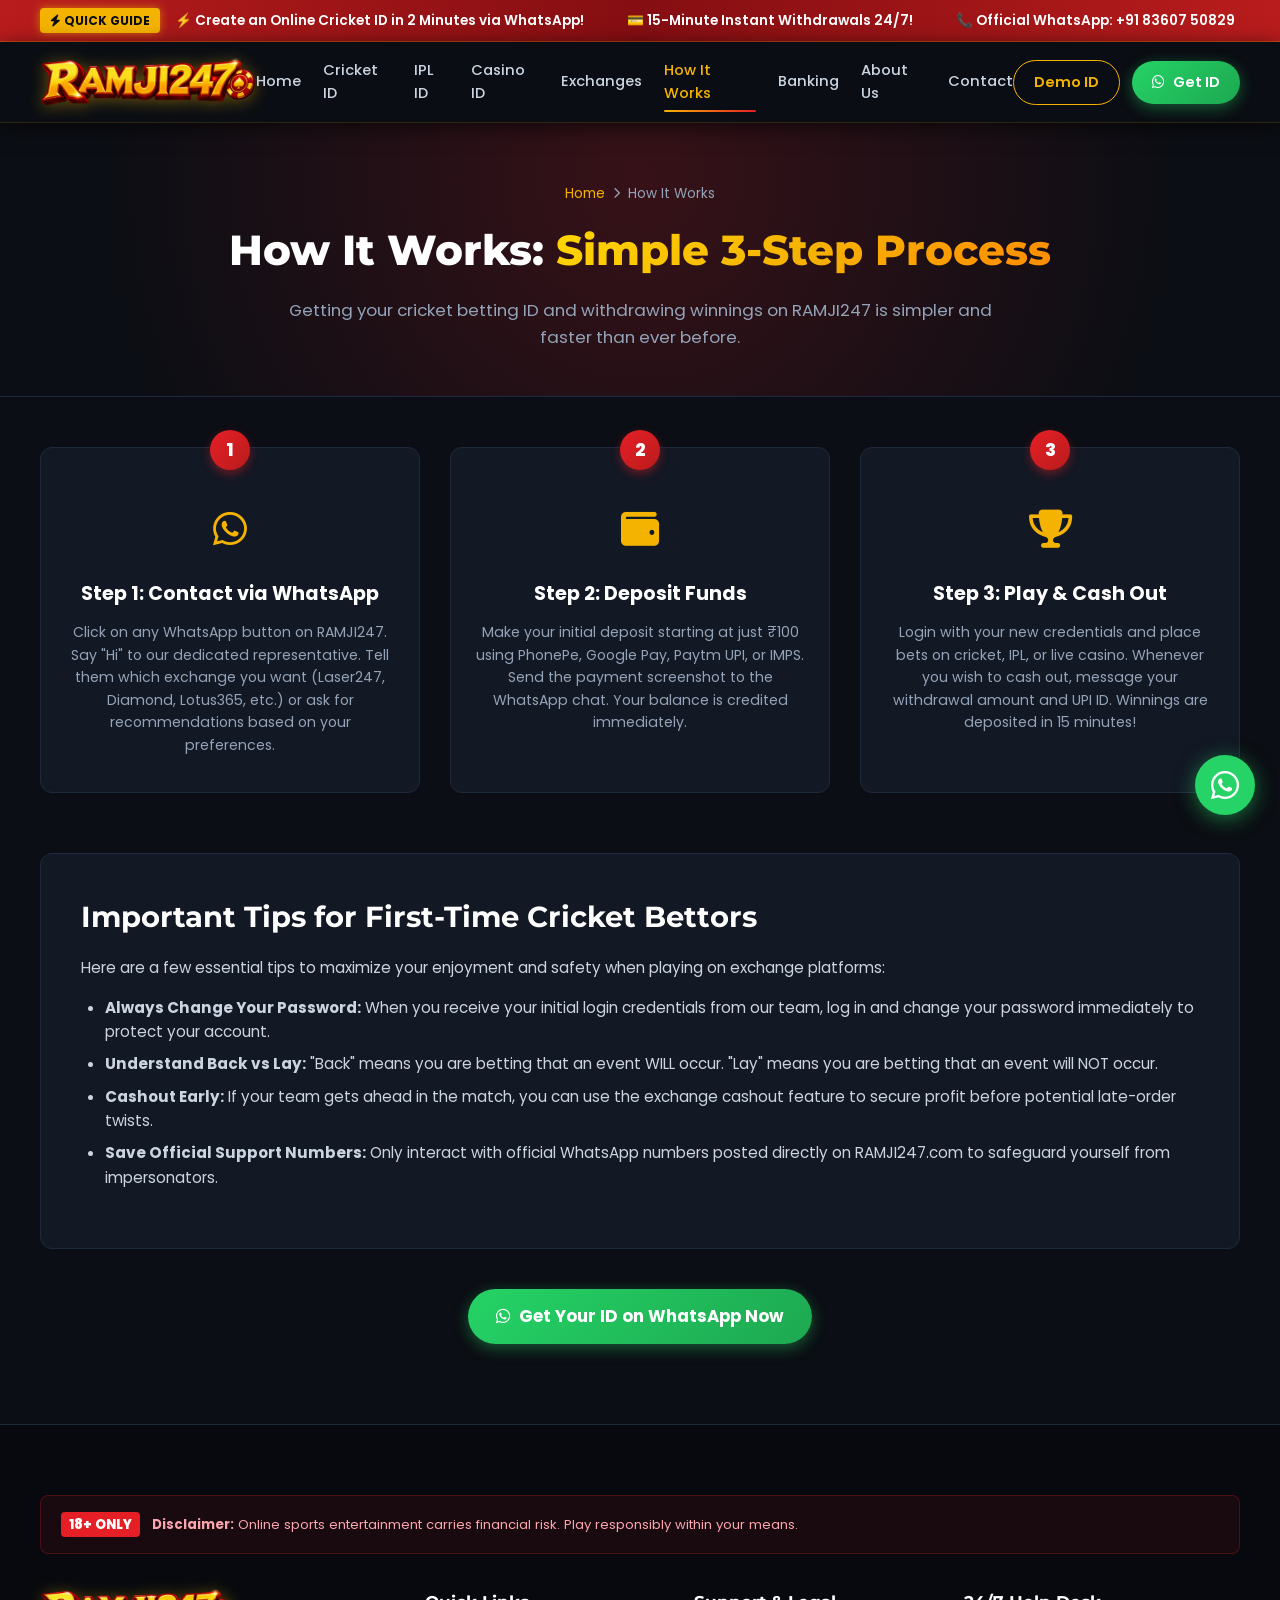
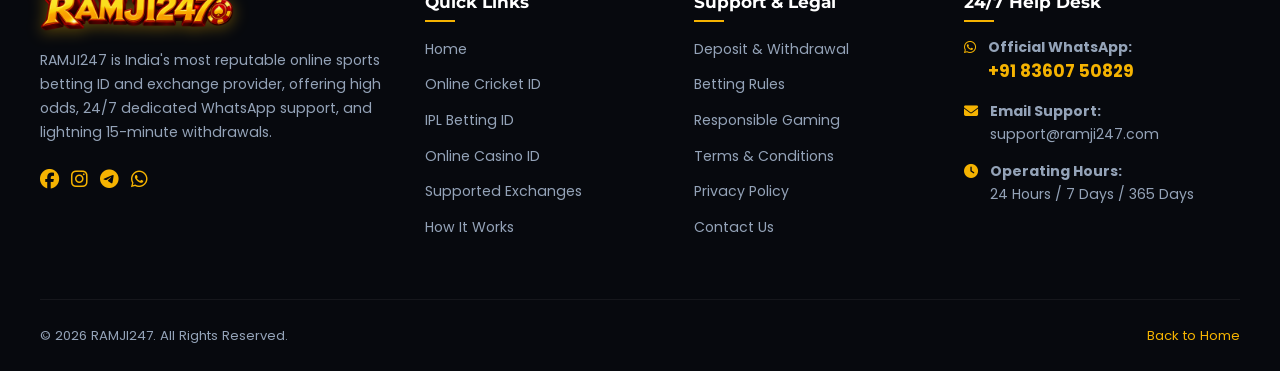
<file: how-it-works.html>
<!DOCTYPE html>
<html lang="en">
<head>
  <meta charset="UTF-8">
  <meta name="viewport" content="width=device-width, initial-scale=1.0">
  
  <title>How It Works | Get Your Cricket ID in 2 Minutes - RAMJI247</title>
  <meta name="title" content="How It Works | Get Your Cricket ID in 2 Minutes - RAMJI247">
  <meta name="description" content="Step-by-step guide to opening your online cricket betting ID, depositing funds via UPI, and withdrawing your winnings in 15 minutes on RAMJI247.">
  <meta name="keywords" content="How to get Cricket ID, RAMJI247 guide, Online betting ID registration, UPI cricket ID deposit, Fast withdrawal cricket ID">
  <meta name="robots" content="index, follow">
  <link rel="canonical" href="https://ramji247.com/how-it-works.html">

  <link rel="icon" type="image/png" href="assets/images/logo.png">
  <link rel="preconnect" href="https://fonts.googleapis.com">
  <link rel="preconnect" href="https://fonts.gstatic.com" crossorigin>
  <link href="https://fonts.googleapis.com/css2?family=Montserrat:wght@600;700;800;900&family=Poppins:wght@300;400;500;600;700&display=swap" rel="stylesheet">
  <link rel="stylesheet" href="https://cdnjs.cloudflare.com/ajax/libs/font-awesome/6.4.0/css/all.min.css">
  <link rel="stylesheet" href="assets/css/style.css">
</head>
<body>

  <!-- Top Announcement Ticker -->
  <div class="announcement-bar">
    <div class="container">
      <div class="ticker-wrap">
        <span class="ticker-badge"><i class="fas fa-bolt"></i> Quick Guide</span>
        <div class="ticker-content">
          <span>⚡ Create an Online Cricket ID in 2 Minutes via WhatsApp!</span>
          <span>💳 15-Minute Instant Withdrawals 24/7!</span>
          <span>📞 Official WhatsApp: +91 83607 50829</span>
        </div>
      </div>
    </div>
  </div>

  <!-- Header -->
  <header class="site-header">
    <div class="container">
      <div class="header-inner">
        <a href="index.html" class="logo-link">
          <img src="assets/images/logo.png" alt="RAMJI247 Logo" class="brand-logo">
        </a>

        <nav class="nav-menu" id="navMenu">
          <a href="index.html" class="nav-link">Home</a>
          <a href="online-cricket-id.html" class="nav-link">Cricket ID</a>
          <a href="ipl-betting-id.html" class="nav-link">IPL ID</a>
          <a href="online-casino-id.html" class="nav-link">Casino ID</a>
          <a href="exchanges.html" class="nav-link">Exchanges</a>
          <a href="how-it-works.html" class="nav-link active">How It Works</a>
          <a href="deposit-withdrawal.html" class="nav-link">Banking</a>
          <a href="about-us.html" class="nav-link">About Us</a>
          <a href="contact-us.html" class="nav-link">Contact</a>
        </nav>

        <div class="nav-cta-group">
          <a href="#" class="btn btn-outline open-demo-modal" data-exchange="Laser247">Demo ID</a>
          <a href="javascript:void(0)" onclick="sendWhatsApp('Hello RAMJI247! Please guide me on how to open an ID.')" class="btn btn-whatsapp btn-pulse">
            <i class="fab fa-whatsapp"></i> Get ID
          </a>
          <button class="mobile-toggle" id="mobileToggle" aria-label="Toggle navigation">
            <i class="fas fa-bars"></i>
          </button>
        </div>
      </div>
    </div>
  </header>

  <!-- Page Banner -->
  <section class="page-banner">
    <div class="container">
      <div class="breadcrumbs">
        <a href="index.html">Home</a> <i class="fas fa-chevron-right" style="font-size: 0.7rem;"></i> <span>How It Works</span>
      </div>
      <h1 class="page-title">How It Works: <span class="text-gold-gradient">Simple 3-Step Process</span></h1>
      <p class="page-lead">
        Getting your cricket betting ID and withdrawing winnings on RAMJI247 is simpler and faster than ever before.
      </p>
    </div>
  </section>

  <!-- Step-by-Step Interactive Guide -->
  <section class="how-it-works-section" style="padding-top: 50px;">
    <div class="container">
      <div class="steps-grid">
        <div class="step-card">
          <div class="step-number">1</div>
          <div class="step-icon"><i class="fab fa-whatsapp"></i></div>
          <h3 class="step-title">Step 1: Contact via WhatsApp</h3>
          <p class="step-desc">
            Click on any WhatsApp button on RAMJI247. Say "Hi" to our dedicated representative. Tell them which exchange you want (Laser247, Diamond, Lotus365, etc.) or ask for recommendations based on your preferences.
          </p>
        </div>

        <div class="step-card">
          <div class="step-number">2</div>
          <div class="step-icon"><i class="fas fa-wallet"></i></div>
          <h3 class="step-title">Step 2: Deposit Funds</h3>
          <p class="step-desc">
            Make your initial deposit starting at just ₹100 using PhonePe, Google Pay, Paytm UPI, or IMPS. Send the payment screenshot to the WhatsApp chat. Your balance is credited immediately.
          </p>
        </div>

        <div class="step-card">
          <div class="step-number">3</div>
          <div class="step-icon"><i class="fas fa-trophy"></i></div>
          <h3 class="step-title">Step 3: Play & Cash Out</h3>
          <p class="step-desc">
            Login with your new credentials and place bets on cricket, IPL, or live casino. Whenever you wish to cash out, message your withdrawal amount and UPI ID. Winnings are deposited in 15 minutes!
          </p>
        </div>
      </div>

      <!-- Detailed Explanation -->
      <div style="margin-top: 60px;">
        <article class="seo-article">
          <h2>Important Tips for First-Time Cricket Bettors</h2>
          <p>
            Here are a few essential tips to maximize your enjoyment and safety when playing on exchange platforms:
          </p>
          <ul>
            <li><strong>Always Change Your Password:</strong> When you receive your initial login credentials from our team, log in and change your password immediately to protect your account.</li>
            <li><strong>Understand Back vs Lay:</strong> "Back" means you are betting that an event WILL occur. "Lay" means you are betting that an event will NOT occur.</li>
            <li><strong>Cashout Early:</strong> If your team gets ahead in the match, you can use the exchange cashout feature to secure profit before potential late-order twists.</li>
            <li><strong>Save Official Support Numbers:</strong> Only interact with official WhatsApp numbers posted directly on RAMJI247.com to safeguard yourself from impersonators.</li>
          </ul>
        </article>
      </div>

      <div style="text-align: center; margin-top: 40px;">
        <a href="javascript:void(0)" onclick="sendWhatsApp('Hello RAMJI247! I read the guide and want to get started.')" class="btn btn-whatsapp btn-lg btn-pulse">
          <i class="fab fa-whatsapp"></i> Get Your ID on WhatsApp Now
        </a>
      </div>
    </div>
  </section>

  <!-- Footer -->
  <footer class="site-footer">
    <div class="container">
      <div class="disclaimer-box">
        <span class="disclaimer-badge">18+ ONLY</span>
        <strong>Disclaimer:</strong> Online sports entertainment carries financial risk. Play responsibly within your means.
      </div>

      <div class="footer-grid">
        <div class="footer-brand">
          <img src="assets/images/logo.png" alt="RAMJI247 Logo" class="brand-logo">
          <p class="footer-bio">
            RAMJI247 is India's most reputable online sports betting ID and exchange provider, offering high odds, 24/7 dedicated WhatsApp support, and lightning 15-minute withdrawals.
          </p>
          <div style="display: flex; gap: 12px; font-size: 1.2rem; color: var(--primary);">
            <a href="#" aria-label="Facebook"><i class="fab fa-facebook"></i></a>
            <a href="#" aria-label="Instagram"><i class="fab fa-instagram"></i></a>
            <a href="#" aria-label="Telegram"><i class="fab fa-telegram"></i></a>
            <a href="https://wa.me/918360750829" target="_blank" aria-label="WhatsApp"><i class="fab fa-whatsapp"></i></a>
          </div>
        </div>

        <div>
          <h4 class="footer-heading">Quick Links</h4>
          <ul class="footer-links">
            <li><a href="index.html">Home</a></li>
            <li><a href="online-cricket-id.html">Online Cricket ID</a></li>
            <li><a href="ipl-betting-id.html">IPL Betting ID</a></li>
            <li><a href="online-casino-id.html">Online Casino ID</a></li>
            <li><a href="exchanges.html">Supported Exchanges</a></li>
            <li><a href="how-it-works.html">How It Works</a></li>
          </ul>
        </div>

        <div>
          <h4 class="footer-heading">Support & Legal</h4>
          <ul class="footer-links">
            <li><a href="deposit-withdrawal.html">Deposit & Withdrawal</a></li>
            <li><a href="rules.html">Betting Rules</a></li>
            <li><a href="responsible-gaming.html">Responsible Gaming</a></li>
            <li><a href="terms-and-conditions.html">Terms & Conditions</a></li>
            <li><a href="privacy-policy.html">Privacy Policy</a></li>
            <li><a href="contact-us.html">Contact Us</a></li>
          </ul>
        </div>

        <div>
          <h4 class="footer-heading">24/7 Help Desk</h4>
          <div class="footer-contact-item">
            <i class="fab fa-whatsapp"></i>
            <div>
              <strong>Official WhatsApp:</strong><br>
              <a href="https://wa.me/918360750829" target="_blank" style="color: var(--primary); font-size: 1.05rem; font-weight: 700;">+91 83607 50829</a>
            </div>
          </div>
          <div class="footer-contact-item">
            <i class="fas fa-envelope"></i>
            <div>
              <strong>Email Support:</strong><br>
              <span>support@ramji247.com</span>
            </div>
          </div>
          <div class="footer-contact-item">
            <i class="fas fa-clock"></i>
            <div>
              <strong>Operating Hours:</strong><br>
              <span>24 Hours / 7 Days / 365 Days</span>
            </div>
          </div>
        </div>
      </div>

      <div class="footer-bottom">
        <div>&copy; 2026 RAMJI247. All Rights Reserved.</div>
        <div><a href="index.html" style="color: var(--primary);">Back to Home</a></div>
      </div>
    </div>
  </footer>

  <a href="javascript:void(0)" onclick="sendWhatsApp()" class="floating-whatsapp" aria-label="Chat on WhatsApp">
    <i class="fab fa-whatsapp"></i>
  </a>

  <!-- Mobile Sticky Bar -->
  <div class="mobile-sticky-bottom">
    <div class="mobile-bottom-actions">
      <button class="btn btn-outline open-demo-modal" data-exchange="Laser247">Demo ID</button>
      <a href="javascript:void(0)" onclick="sendWhatsApp()" class="btn btn-whatsapp btn-pulse">
        <i class="fab fa-whatsapp"></i> WhatsApp Now
      </a>
    </div>
  </div>

  <script src="assets/js/main.js"></script>
</body>
</html>
</file>
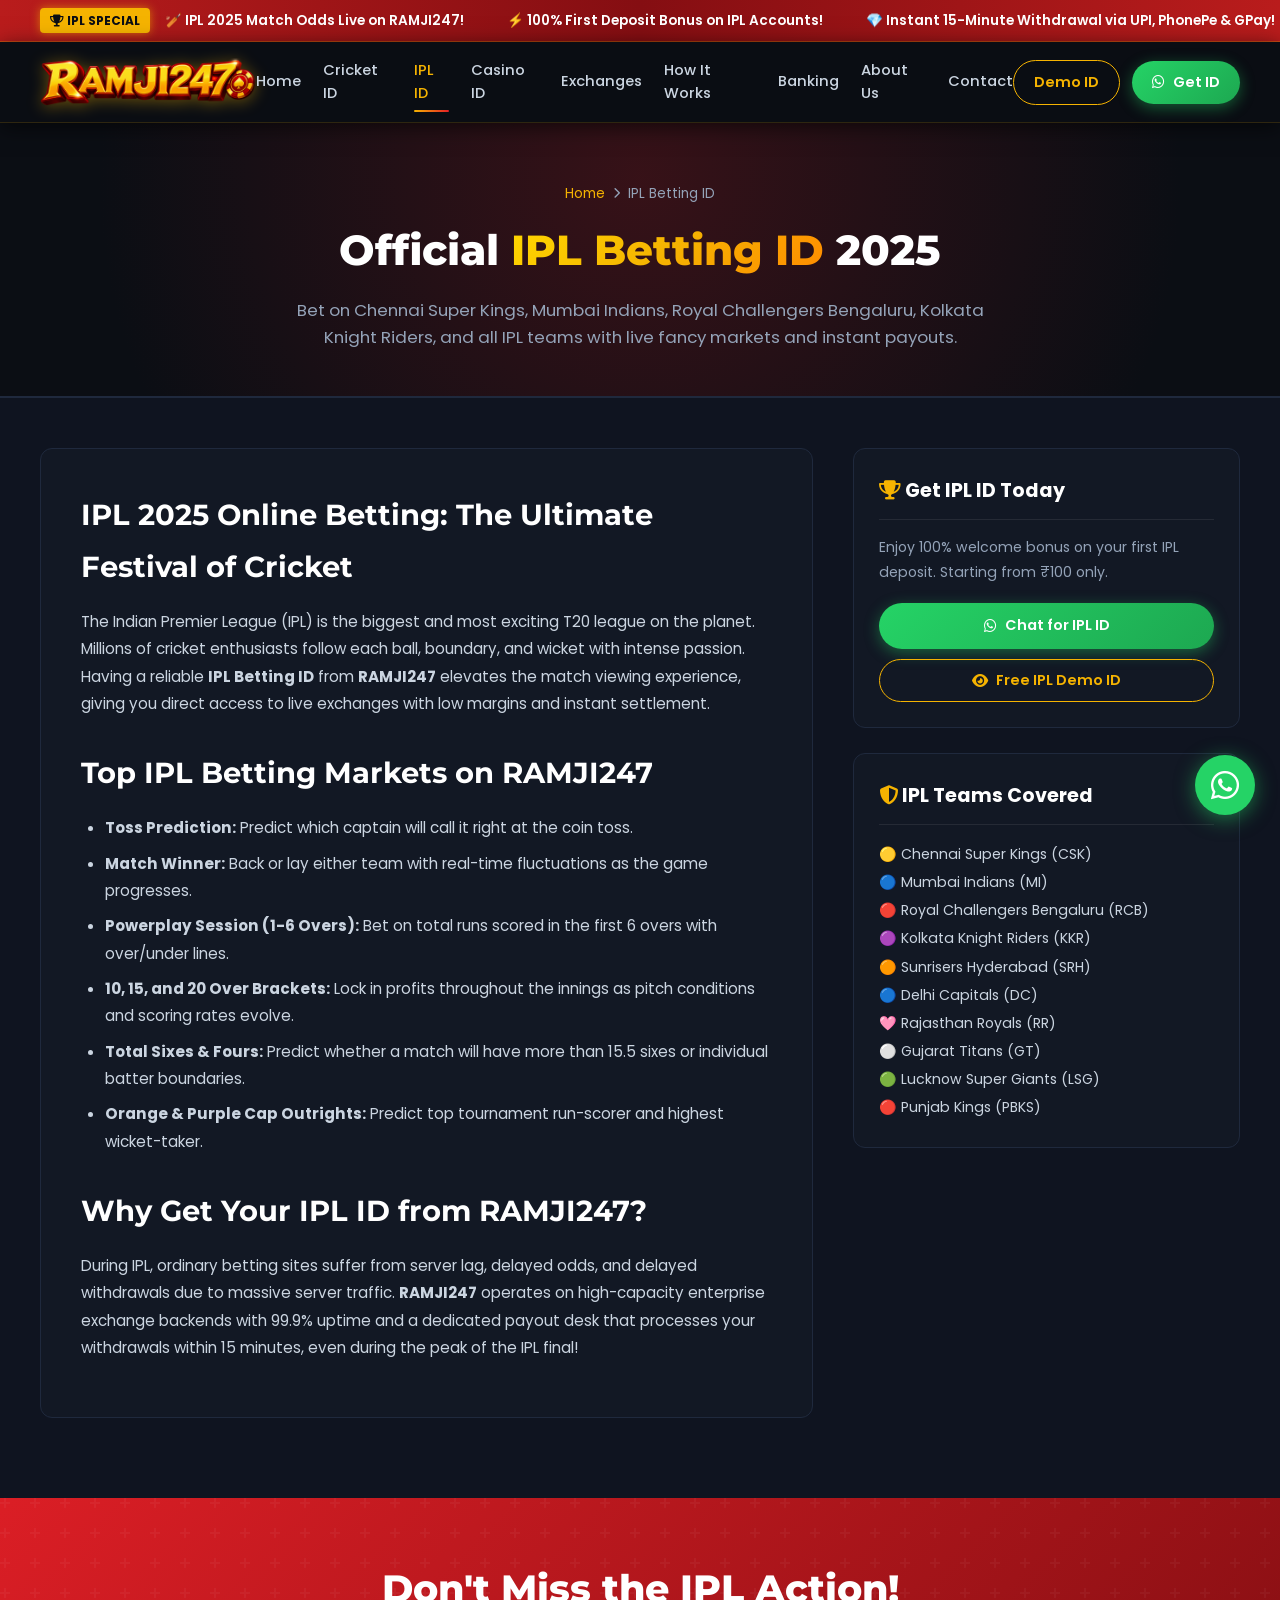
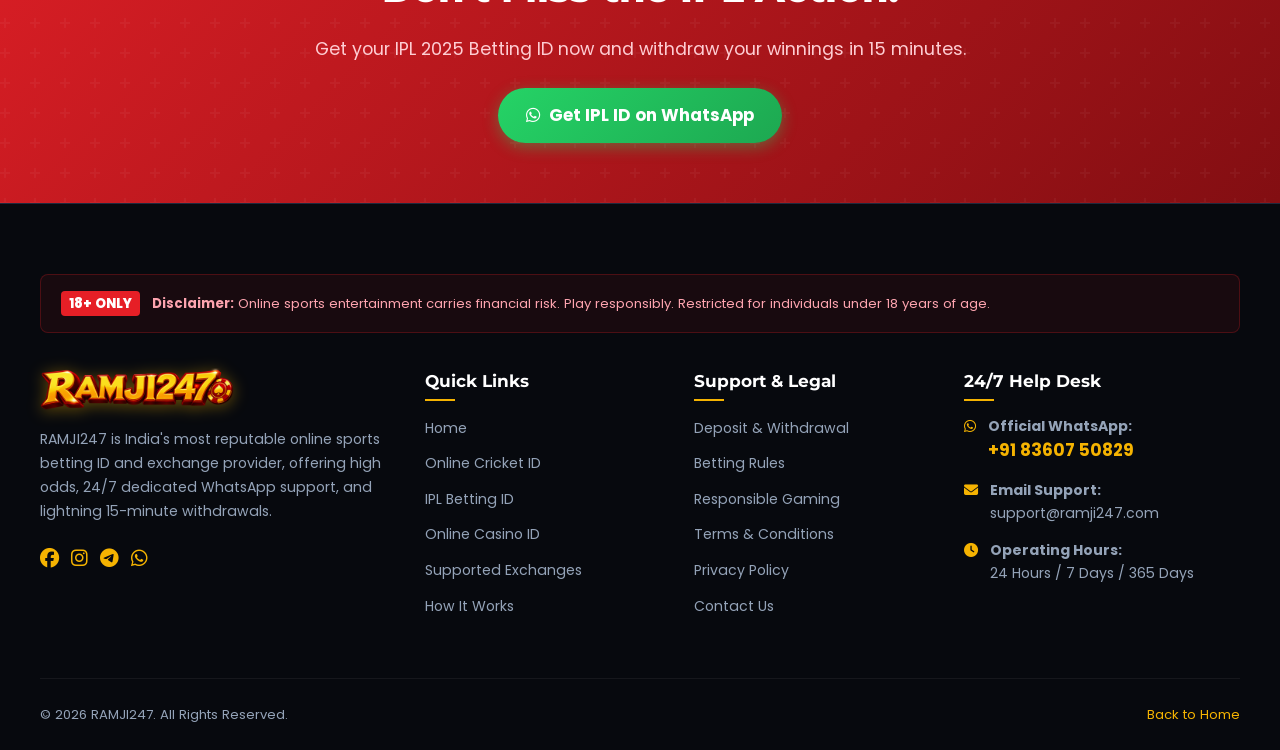
<file: ipl-betting-id.html>
<!DOCTYPE html>
<html lang="en">
<head>
  <meta charset="UTF-8">
  <meta name="viewport" content="width=device-width, initial-scale=1.0">
  
  <title>IPL Betting ID 2025 | Best IPL Cricket ID Provider - RAMJI247</title>
  <meta name="title" content="IPL Betting ID 2025 | Best IPL Cricket ID Provider - RAMJI247">
  <meta name="description" content="Get your official IPL Betting ID for Indian Premier League on RAMJI247. Live ball-by-ball odds, session betting, toss prediction, fast 15-minute withdrawals & 100% genuine exchanges.">
  <meta name="keywords" content="IPL Betting ID, IPL Cricket ID, IPL Match Odds, IPL Betting WhatsApp Number, RAMJI247 IPL ID, Laser247 IPL ID, Diamond Exchange IPL">
  <meta name="robots" content="index, follow">
  <link rel="canonical" href="https://ramji247.com/ipl-betting-id.html">

  <meta property="og:type" content="article">
  <meta property="og:url" content="https://ramji247.com/ipl-betting-id.html">
  <meta property="og:title" content="IPL Betting ID 2025 - Live Odds & 2-Min ID Creation on RAMJI247">
  <meta property="og:description" content="Bet on CSK, MI, RCB, KKR and all IPL teams with high liquidity and instant cashout.">
  <meta property="og:image" content="assets/images/logo.png">

  <link rel="icon" type="image/png" href="assets/images/logo.png">
  <link rel="preconnect" href="https://fonts.googleapis.com">
  <link rel="preconnect" href="https://fonts.gstatic.com" crossorigin>
  <link href="https://fonts.googleapis.com/css2?family=Montserrat:wght@600;700;800;900&family=Poppins:wght@300;400;500;600;700&display=swap" rel="stylesheet">
  <link rel="stylesheet" href="https://cdnjs.cloudflare.com/ajax/libs/font-awesome/6.4.0/css/all.min.css">
  <link rel="stylesheet" href="assets/css/style.css">
</head>
<body>

  <!-- Top Announcement Ticker -->
  <div class="announcement-bar">
    <div class="container">
      <div class="ticker-wrap">
        <span class="ticker-badge"><i class="fas fa-trophy"></i> IPL Special</span>
        <div class="ticker-content">
          <span>🏏 IPL 2025 Match Odds Live on RAMJI247!</span>
          <span>⚡ 100% First Deposit Bonus on IPL Accounts!</span>
          <span>💎 Instant 15-Minute Withdrawal via UPI, PhonePe & GPay!</span>
          <span>📞 Official WhatsApp: +91 83607 50829</span>
        </div>
      </div>
    </div>
  </div>

  <!-- Header -->
  <header class="site-header">
    <div class="container">
      <div class="header-inner">
        <a href="index.html" class="logo-link">
          <img src="assets/images/logo.png" alt="RAMJI247 Logo" class="brand-logo">
        </a>

        <nav class="nav-menu" id="navMenu">
          <a href="index.html" class="nav-link">Home</a>
          <a href="online-cricket-id.html" class="nav-link">Cricket ID</a>
          <a href="ipl-betting-id.html" class="nav-link active">IPL ID</a>
          <a href="online-casino-id.html" class="nav-link">Casino ID</a>
          <a href="exchanges.html" class="nav-link">Exchanges</a>
          <a href="how-it-works.html" class="nav-link">How It Works</a>
          <a href="deposit-withdrawal.html" class="nav-link">Banking</a>
          <a href="about-us.html" class="nav-link">About Us</a>
          <a href="contact-us.html" class="nav-link">Contact</a>
        </nav>

        <div class="nav-cta-group">
          <a href="#" class="btn btn-outline open-demo-modal" data-exchange="Laser247">Demo ID</a>
          <a href="javascript:void(0)" onclick="sendWhatsApp('Hello RAMJI247! I want an IPL Betting ID.')" class="btn btn-whatsapp btn-pulse">
            <i class="fab fa-whatsapp"></i> Get ID
          </a>
          <button class="mobile-toggle" id="mobileToggle" aria-label="Toggle navigation">
            <i class="fas fa-bars"></i>
          </button>
        </div>
      </div>
    </div>
  </header>

  <!-- Page Banner -->
  <section class="page-banner">
    <div class="container">
      <div class="breadcrumbs">
        <a href="index.html">Home</a> <i class="fas fa-chevron-right" style="font-size: 0.7rem;"></i> <span>IPL Betting ID</span>
      </div>
      <h1 class="page-title">Official <span class="text-gold-gradient">IPL Betting ID</span> 2025</h1>
      <p class="page-lead">
        Bet on Chennai Super Kings, Mumbai Indians, Royal Challengers Bengaluru, Kolkata Knight Riders, and all IPL teams with live fancy markets and instant payouts.
      </p>
    </div>
  </section>

  <!-- Main Content -->
  <section class="seo-content-section" style="padding-top: 50px;">
    <div class="container">
      <div style="display: grid; grid-template-columns: 2fr 1fr; gap: 40px;">
        <!-- Left Column -->
        <article class="seo-article">
          <h2>IPL 2025 Online Betting: The Ultimate Festival of Cricket</h2>
          <p>
            The Indian Premier League (IPL) is the biggest and most exciting T20 league on the planet. Millions of cricket enthusiasts follow each ball, boundary, and wicket with intense passion. Having a reliable <strong>IPL Betting ID</strong> from <strong>RAMJI247</strong> elevates the match viewing experience, giving you direct access to live exchanges with low margins and instant settlement.
          </p>

          <h2>Top IPL Betting Markets on RAMJI247</h2>
          <ul>
            <li><strong>Toss Prediction:</strong> Predict which captain will call it right at the coin toss.</li>
            <li><strong>Match Winner:</strong> Back or lay either team with real-time fluctuations as the game progresses.</li>
            <li><strong>Powerplay Session (1-6 Overs):</strong> Bet on total runs scored in the first 6 overs with over/under lines.</li>
            <li><strong>10, 15, and 20 Over Brackets:</strong> Lock in profits throughout the innings as pitch conditions and scoring rates evolve.</li>
            <li><strong>Total Sixes & Fours:</strong> Predict whether a match will have more than 15.5 sixes or individual batter boundaries.</li>
            <li><strong>Orange & Purple Cap Outrights:</strong> Predict top tournament run-scorer and highest wicket-taker.</li>
          </ul>

          <h2>Why Get Your IPL ID from RAMJI247?</h2>
          <p>
            During IPL, ordinary betting sites suffer from server lag, delayed odds, and delayed withdrawals due to massive server traffic. <strong>RAMJI247</strong> operates on high-capacity enterprise exchange backends with 99.9% uptime and a dedicated payout desk that processes your withdrawals within 15 minutes, even during the peak of the IPL final!
          </p>
        </article>

        <!-- Right Column -->
        <aside>
          <div style="background: var(--card-bg); border: 1px solid var(--card-border); border-radius: var(--radius-md); padding: 25px; margin-bottom: 25px;">
            <h3 style="color: #fff; font-size: 1.2rem; margin-bottom: 15px; border-bottom: 1px solid rgba(255,255,255,0.08); padding-bottom: 10px;">
              <i class="fas fa-trophy" style="color: var(--primary);"></i> Get IPL ID Today
            </h3>
            <p style="font-size: 0.88rem; color: var(--text-muted); margin-bottom: 18px;">
              Enjoy 100% welcome bonus on your first IPL deposit. Starting from ₹100 only.
            </p>
            <a href="javascript:void(0)" onclick="sendWhatsApp('Hello RAMJI247! I want an IPL Betting ID with welcome bonus.')" class="btn btn-whatsapp" style="width: 100%; margin-bottom: 10px;">
              <i class="fab fa-whatsapp"></i> Chat for IPL ID
            </a>
            <button class="btn btn-outline open-demo-modal" data-exchange="Laser247" style="width: 100%;">
              <i class="fas fa-eye"></i> Free IPL Demo ID
            </button>
          </div>

          <div style="background: var(--card-bg); border: 1px solid var(--card-border); border-radius: var(--radius-md); padding: 25px;">
            <h3 style="color: #fff; font-size: 1.2rem; margin-bottom: 15px; border-bottom: 1px solid rgba(255,255,255,0.08); padding-bottom: 10px;">
              <i class="fas fa-shield-alt" style="color: var(--primary);"></i> IPL Teams Covered
            </h3>
            <ul style="font-size: 0.88rem; color: var(--text-light); line-height: 2;">
              <li>🟡 Chennai Super Kings (CSK)</li>
              <li>🔵 Mumbai Indians (MI)</li>
              <li>🔴 Royal Challengers Bengaluru (RCB)</li>
              <li>🟣 Kolkata Knight Riders (KKR)</li>
              <li>🟠 Sunrisers Hyderabad (SRH)</li>
              <li>🔵 Delhi Capitals (DC)</li>
              <li>🩷 Rajasthan Royals (RR)</li>
              <li>⚪ Gujarat Titans (GT)</li>
              <li>🟢 Lucknow Super Giants (LSG)</li>
              <li>🔴 Punjab Kings (PBKS)</li>
            </ul>
          </div>
        </aside>
      </div>
    </div>
  </section>

  <!-- CTA Banner -->
  <section class="cta-banner-section">
    <div class="container">
      <div class="cta-content">
        <h2 class="cta-title">Don't Miss the IPL Action!</h2>
        <p class="cta-desc">Get your IPL 2025 Betting ID now and withdraw your winnings in 15 minutes.</p>
        <div class="cta-buttons">
          <a href="javascript:void(0)" onclick="sendWhatsApp('Hello RAMJI247! I want to bet on tonight\'s IPL match.')" class="btn btn-whatsapp btn-lg btn-pulse">
            <i class="fab fa-whatsapp"></i> Get IPL ID on WhatsApp
          </a>
        </div>
      </div>
    </div>
  </section>

  <!-- Footer -->
  <footer class="site-footer">
    <div class="container">
      <div class="disclaimer-box">
        <span class="disclaimer-badge">18+ ONLY</span>
        <strong>Disclaimer:</strong> Online sports entertainment carries financial risk. Play responsibly. Restricted for individuals under 18 years of age.
      </div>

      <div class="footer-grid">
        <div class="footer-brand">
          <img src="assets/images/logo.png" alt="RAMJI247 Logo" class="brand-logo">
          <p class="footer-bio">
            RAMJI247 is India's most reputable online sports betting ID and exchange provider, offering high odds, 24/7 dedicated WhatsApp support, and lightning 15-minute withdrawals.
          </p>
          <div style="display: flex; gap: 12px; font-size: 1.2rem; color: var(--primary);">
            <a href="#" aria-label="Facebook"><i class="fab fa-facebook"></i></a>
            <a href="#" aria-label="Instagram"><i class="fab fa-instagram"></i></a>
            <a href="#" aria-label="Telegram"><i class="fab fa-telegram"></i></a>
            <a href="https://wa.me/918360750829" target="_blank" aria-label="WhatsApp"><i class="fab fa-whatsapp"></i></a>
          </div>
        </div>

        <div>
          <h4 class="footer-heading">Quick Links</h4>
          <ul class="footer-links">
            <li><a href="index.html">Home</a></li>
            <li><a href="online-cricket-id.html">Online Cricket ID</a></li>
            <li><a href="ipl-betting-id.html">IPL Betting ID</a></li>
            <li><a href="online-casino-id.html">Online Casino ID</a></li>
            <li><a href="exchanges.html">Supported Exchanges</a></li>
            <li><a href="how-it-works.html">How It Works</a></li>
          </ul>
        </div>

        <div>
          <h4 class="footer-heading">Support & Legal</h4>
          <ul class="footer-links">
            <li><a href="deposit-withdrawal.html">Deposit & Withdrawal</a></li>
            <li><a href="rules.html">Betting Rules</a></li>
            <li><a href="responsible-gaming.html">Responsible Gaming</a></li>
            <li><a href="terms-and-conditions.html">Terms & Conditions</a></li>
            <li><a href="privacy-policy.html">Privacy Policy</a></li>
            <li><a href="contact-us.html">Contact Us</a></li>
          </ul>
        </div>

        <div>
          <h4 class="footer-heading">24/7 Help Desk</h4>
          <div class="footer-contact-item">
            <i class="fab fa-whatsapp"></i>
            <div>
              <strong>Official WhatsApp:</strong><br>
              <a href="https://wa.me/918360750829" target="_blank" style="color: var(--primary); font-size: 1.05rem; font-weight: 700;">+91 83607 50829</a>
            </div>
          </div>
          <div class="footer-contact-item">
            <i class="fas fa-envelope"></i>
            <div>
              <strong>Email Support:</strong><br>
              <span>support@ramji247.com</span>
            </div>
          </div>
          <div class="footer-contact-item">
            <i class="fas fa-clock"></i>
            <div>
              <strong>Operating Hours:</strong><br>
              <span>24 Hours / 7 Days / 365 Days</span>
            </div>
          </div>
        </div>
      </div>

      <div class="footer-bottom">
        <div>&copy; 2026 RAMJI247. All Rights Reserved.</div>
        <div><a href="index.html" style="color: var(--primary);">Back to Home</a></div>
      </div>
    </div>
  </footer>

  <a href="javascript:void(0)" onclick="sendWhatsApp()" class="floating-whatsapp" aria-label="Chat on WhatsApp">
    <i class="fab fa-whatsapp"></i>
  </a>

  <!-- Mobile Sticky Bar -->
  <div class="mobile-sticky-bottom">
    <div class="mobile-bottom-actions">
      <button class="btn btn-outline open-demo-modal" data-exchange="Laser247">Demo ID</button>
      <a href="javascript:void(0)" onclick="sendWhatsApp()" class="btn btn-whatsapp btn-pulse">
        <i class="fab fa-whatsapp"></i> WhatsApp Now
      </a>
    </div>
  </div>

  <script src="assets/js/main.js"></script>
</body>
</html>
</file>
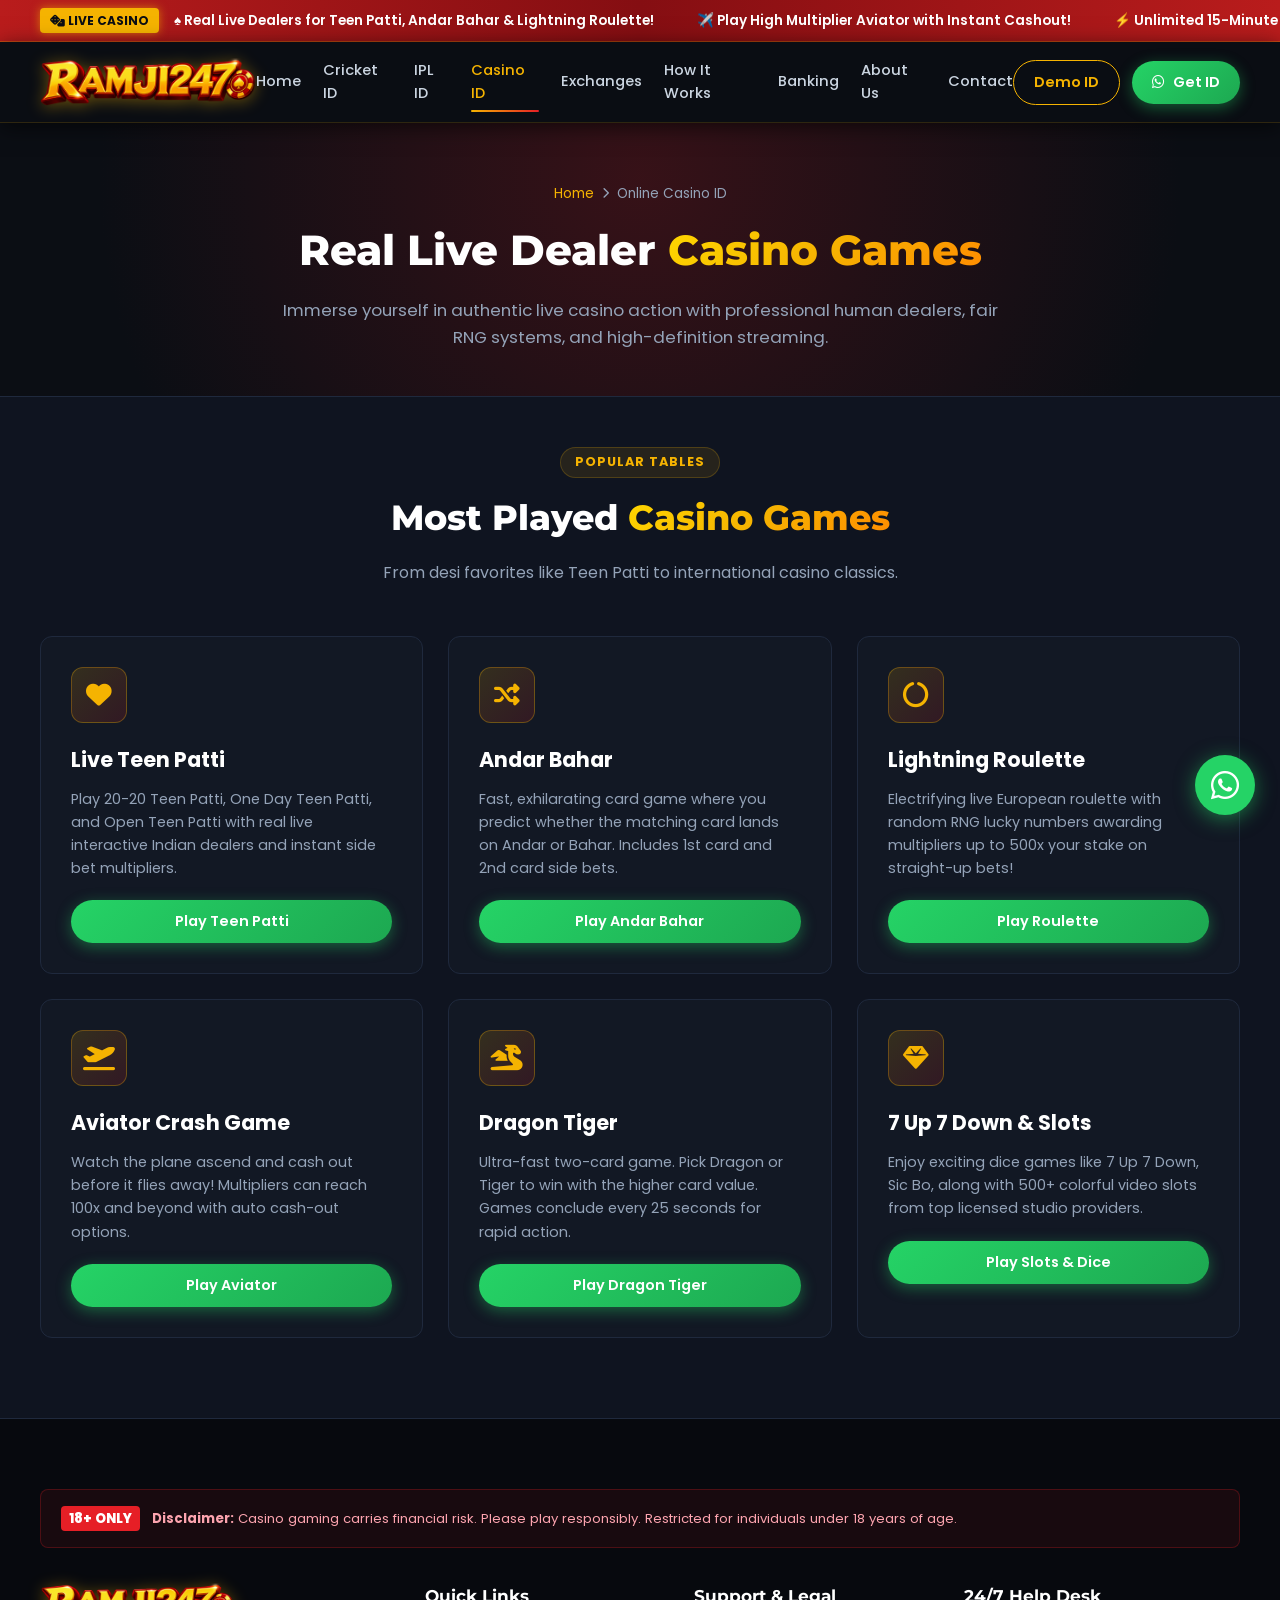
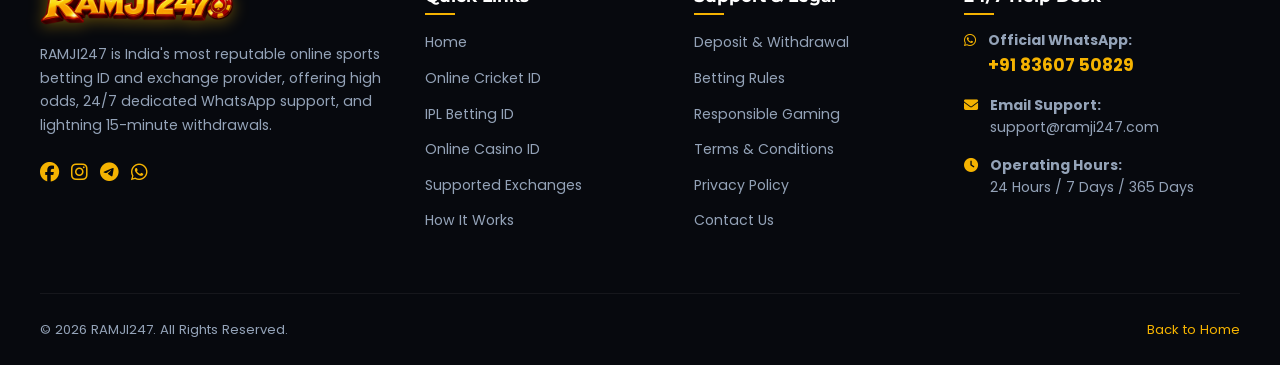
<file: online-casino-id.html>
<!DOCTYPE html>
<html lang="en">
<head>
  <meta charset="UTF-8">
  <meta name="viewport" content="width=device-width, initial-scale=1.0">
  
  <title>Online Casino ID | Live Teen Patti, Roulette & Aviator - RAMJI247</title>
  <meta name="title" content="Online Casino ID | Live Teen Patti, Roulette & Aviator - RAMJI247">
  <meta name="description" content="Get your official Live Online Casino ID on RAMJI247. Play live dealer Teen Patti, Andar Bahar, Lightning Roulette, Dragon Tiger, and Aviator with instant 15-minute cashouts.">
  <meta name="keywords" content="Online Casino ID, Live Teen Patti ID, Andar Bahar ID, Aviator Game ID, Lightning Roulette India, RAMJI247 Casino, Casino ID WhatsApp Number">
  <meta name="robots" content="index, follow">
  <link rel="canonical" href="https://ramji247.com/online-casino-id.html">

  <meta property="og:type" content="article">
  <meta property="og:url" content="https://ramji247.com/online-casino-id.html">
  <meta property="og:title" content="Live Online Casino ID - Teen Patti, Roulette & Aviator on RAMJI247">
  <meta property="og:description" content="Play with real live dealers. Instant refill from ₹100 and guaranteed 15-minute payouts.">
  <meta property="og:image" content="assets/images/logo.png">

  <link rel="icon" type="image/png" href="assets/images/logo.png">
  <link rel="preconnect" href="https://fonts.googleapis.com">
  <link rel="preconnect" href="https://fonts.gstatic.com" crossorigin>
  <link href="https://fonts.googleapis.com/css2?family=Montserrat:wght@600;700;800;900&family=Poppins:wght@300;400;500;600;700&display=swap" rel="stylesheet">
  <link rel="stylesheet" href="https://cdnjs.cloudflare.com/ajax/libs/font-awesome/6.4.0/css/all.min.css">
  <link rel="stylesheet" href="assets/css/style.css">
</head>
<body>

  <!-- Announcement Ticker -->
  <div class="announcement-bar">
    <div class="container">
      <div class="ticker-wrap">
        <span class="ticker-badge"><i class="fas fa-dice"></i> Live Casino</span>
        <div class="ticker-content">
          <span>♠️ Real Live Dealers for Teen Patti, Andar Bahar & Lightning Roulette!</span>
          <span>✈️ Play High Multiplier Aviator with Instant Cashout!</span>
          <span>⚡ Unlimited 15-Minute Withdrawal via UPI & Bank Transfer!</span>
          <span>📞 Official WhatsApp: +91 83607 50829</span>
        </div>
      </div>
    </div>
  </div>

  <!-- Header -->
  <header class="site-header">
    <div class="container">
      <div class="header-inner">
        <a href="index.html" class="logo-link">
          <img src="assets/images/logo.png" alt="RAMJI247 Logo" class="brand-logo">
        </a>

        <nav class="nav-menu" id="navMenu">
          <a href="index.html" class="nav-link">Home</a>
          <a href="online-cricket-id.html" class="nav-link">Cricket ID</a>
          <a href="ipl-betting-id.html" class="nav-link">IPL ID</a>
          <a href="online-casino-id.html" class="nav-link active">Casino ID</a>
          <a href="exchanges.html" class="nav-link">Exchanges</a>
          <a href="how-it-works.html" class="nav-link">How It Works</a>
          <a href="deposit-withdrawal.html" class="nav-link">Banking</a>
          <a href="about-us.html" class="nav-link">About Us</a>
          <a href="contact-us.html" class="nav-link">Contact</a>
        </nav>

        <div class="nav-cta-group">
          <a href="#" class="btn btn-outline open-demo-modal" data-exchange="Lotus365">Demo ID</a>
          <a href="javascript:void(0)" onclick="sendWhatsApp('Hello RAMJI247! I want an Online Casino ID.')" class="btn btn-whatsapp btn-pulse">
            <i class="fab fa-whatsapp"></i> Get ID
          </a>
          <button class="mobile-toggle" id="mobileToggle" aria-label="Toggle navigation">
            <i class="fas fa-bars"></i>
          </button>
        </div>
      </div>
    </div>
  </header>

  <!-- Page Banner -->
  <section class="page-banner">
    <div class="container">
      <div class="breadcrumbs">
        <a href="index.html">Home</a> <i class="fas fa-chevron-right" style="font-size: 0.7rem;"></i> <span>Online Casino ID</span>
      </div>
      <h1 class="page-title">Real Live Dealer <span class="text-gold-gradient">Casino Games</span></h1>
      <p class="page-lead">
        Immerse yourself in authentic live casino action with professional human dealers, fair RNG systems, and high-definition streaming.
      </p>
    </div>
  </section>

  <!-- Games Showcase Grid -->
  <section class="services-section" style="padding-top: 50px;">
    <div class="container">
      <div class="section-header">
        <span class="section-tag">Popular Tables</span>
        <h2 class="section-title">Most Played <span class="text-gold-gradient">Casino Games</span></h2>
        <p class="section-desc">From desi favorites like Teen Patti to international casino classics.</p>
      </div>

      <div class="services-grid">
        <div class="service-card">
          <div class="service-icon"><i class="fas fa-heart"></i></div>
          <h3 class="service-title">Live Teen Patti</h3>
          <p class="service-desc">
            Play 20-20 Teen Patti, One Day Teen Patti, and Open Teen Patti with real live interactive Indian dealers and instant side bet multipliers.
          </p>
          <a href="javascript:void(0)" onclick="sendWhatsApp('Hello RAMJI247! I want a Teen Patti Casino ID.')" class="btn btn-whatsapp" style="width: 100%;">
            Play Teen Patti
          </a>
        </div>

        <div class="service-card">
          <div class="service-icon"><i class="fas fa-random"></i></div>
          <h3 class="service-title">Andar Bahar</h3>
          <p class="service-desc">
            Fast, exhilarating card game where you predict whether the matching card lands on Andar or Bahar. Includes 1st card and 2nd card side bets.
          </p>
          <a href="javascript:void(0)" onclick="sendWhatsApp('Hello RAMJI247! I want an Andar Bahar ID.')" class="btn btn-whatsapp" style="width: 100%;">
            Play Andar Bahar
          </a>
        </div>

        <div class="service-card">
          <div class="service-icon"><i class="fas fa-circle-notch"></i></div>
          <h3 class="service-title">Lightning Roulette</h3>
          <p class="service-desc">
            Electrifying live European roulette with random RNG lucky numbers awarding multipliers up to 500x your stake on straight-up bets!
          </p>
          <a href="javascript:void(0)" onclick="sendWhatsApp('Hello RAMJI247! I want a Roulette ID.')" class="btn btn-whatsapp" style="width: 100%;">
            Play Roulette
          </a>
        </div>

        <div class="service-card">
          <div class="service-icon"><i class="fas fa-plane-departure"></i></div>
          <h3 class="service-title">Aviator Crash Game</h3>
          <p class="service-desc">
            Watch the plane ascend and cash out before it flies away! Multipliers can reach 100x and beyond with auto cash-out options.
          </p>
          <a href="javascript:void(0)" onclick="sendWhatsApp('Hello RAMJI247! I want to play Aviator on RAMJI247.')" class="btn btn-whatsapp" style="width: 100%;">
            Play Aviator
          </a>
        </div>

        <div class="service-card">
          <div class="service-icon"><i class="fas fa-dragon"></i></div>
          <h3 class="service-title">Dragon Tiger</h3>
          <p class="service-desc">
            Ultra-fast two-card game. Pick Dragon or Tiger to win with the higher card value. Games conclude every 25 seconds for rapid action.
          </p>
          <a href="javascript:void(0)" onclick="sendWhatsApp('Hello RAMJI247! I want a Dragon Tiger ID.')" class="btn btn-whatsapp" style="width: 100%;">
            Play Dragon Tiger
          </a>
        </div>

        <div class="service-card">
          <div class="service-icon"><i class="fas fa-gem"></i></div>
          <h3 class="service-title">7 Up 7 Down & Slots</h3>
          <p class="service-desc">
            Enjoy exciting dice games like 7 Up 7 Down, Sic Bo, along with 500+ colorful video slots from top licensed studio providers.
          </p>
          <a href="javascript:void(0)" onclick="sendWhatsApp('Hello RAMJI247! I want a Slots & Dice Casino ID.')" class="btn btn-whatsapp" style="width: 100%;">
            Play Slots & Dice
          </a>
        </div>
      </div>
    </div>
  </section>

  <!-- Footer -->
  <footer class="site-footer">
    <div class="container">
      <div class="disclaimer-box">
        <span class="disclaimer-badge">18+ ONLY</span>
        <strong>Disclaimer:</strong> Casino gaming carries financial risk. Please play responsibly. Restricted for individuals under 18 years of age.
      </div>

      <div class="footer-grid">
        <div class="footer-brand">
          <img src="assets/images/logo.png" alt="RAMJI247 Logo" class="brand-logo">
          <p class="footer-bio">
            RAMJI247 is India's most reputable online sports betting ID and exchange provider, offering high odds, 24/7 dedicated WhatsApp support, and lightning 15-minute withdrawals.
          </p>
          <div style="display: flex; gap: 12px; font-size: 1.2rem; color: var(--primary);">
            <a href="#" aria-label="Facebook"><i class="fab fa-facebook"></i></a>
            <a href="#" aria-label="Instagram"><i class="fab fa-instagram"></i></a>
            <a href="#" aria-label="Telegram"><i class="fab fa-telegram"></i></a>
            <a href="https://wa.me/918360750829" target="_blank" aria-label="WhatsApp"><i class="fab fa-whatsapp"></i></a>
          </div>
        </div>

        <div>
          <h4 class="footer-heading">Quick Links</h4>
          <ul class="footer-links">
            <li><a href="index.html">Home</a></li>
            <li><a href="online-cricket-id.html">Online Cricket ID</a></li>
            <li><a href="ipl-betting-id.html">IPL Betting ID</a></li>
            <li><a href="online-casino-id.html">Online Casino ID</a></li>
            <li><a href="exchanges.html">Supported Exchanges</a></li>
            <li><a href="how-it-works.html">How It Works</a></li>
          </ul>
        </div>

        <div>
          <h4 class="footer-heading">Support & Legal</h4>
          <ul class="footer-links">
            <li><a href="deposit-withdrawal.html">Deposit & Withdrawal</a></li>
            <li><a href="rules.html">Betting Rules</a></li>
            <li><a href="responsible-gaming.html">Responsible Gaming</a></li>
            <li><a href="terms-and-conditions.html">Terms & Conditions</a></li>
            <li><a href="privacy-policy.html">Privacy Policy</a></li>
            <li><a href="contact-us.html">Contact Us</a></li>
          </ul>
        </div>

        <div>
          <h4 class="footer-heading">24/7 Help Desk</h4>
          <div class="footer-contact-item">
            <i class="fab fa-whatsapp"></i>
            <div>
              <strong>Official WhatsApp:</strong><br>
              <a href="https://wa.me/918360750829" target="_blank" style="color: var(--primary); font-size: 1.05rem; font-weight: 700;">+91 83607 50829</a>
            </div>
          </div>
          <div class="footer-contact-item">
            <i class="fas fa-envelope"></i>
            <div>
              <strong>Email Support:</strong><br>
              <span>support@ramji247.com</span>
            </div>
          </div>
          <div class="footer-contact-item">
            <i class="fas fa-clock"></i>
            <div>
              <strong>Operating Hours:</strong><br>
              <span>24 Hours / 7 Days / 365 Days</span>
            </div>
          </div>
        </div>
      </div>

      <div class="footer-bottom">
        <div>&copy; 2026 RAMJI247. All Rights Reserved.</div>
        <div><a href="index.html" style="color: var(--primary);">Back to Home</a></div>
      </div>
    </div>
  </footer>

  <a href="javascript:void(0)" onclick="sendWhatsApp()" class="floating-whatsapp" aria-label="Chat on WhatsApp">
    <i class="fab fa-whatsapp"></i>
  </a>

  <!-- Mobile Sticky Bar -->
  <div class="mobile-sticky-bottom">
    <div class="mobile-bottom-actions">
      <button class="btn btn-outline open-demo-modal" data-exchange="Lotus365">Demo ID</button>
      <a href="javascript:void(0)" onclick="sendWhatsApp()" class="btn btn-whatsapp btn-pulse">
        <i class="fab fa-whatsapp"></i> WhatsApp Now
      </a>
    </div>
  </div>

  <script src="assets/js/main.js"></script>
</body>
</html>
</file>
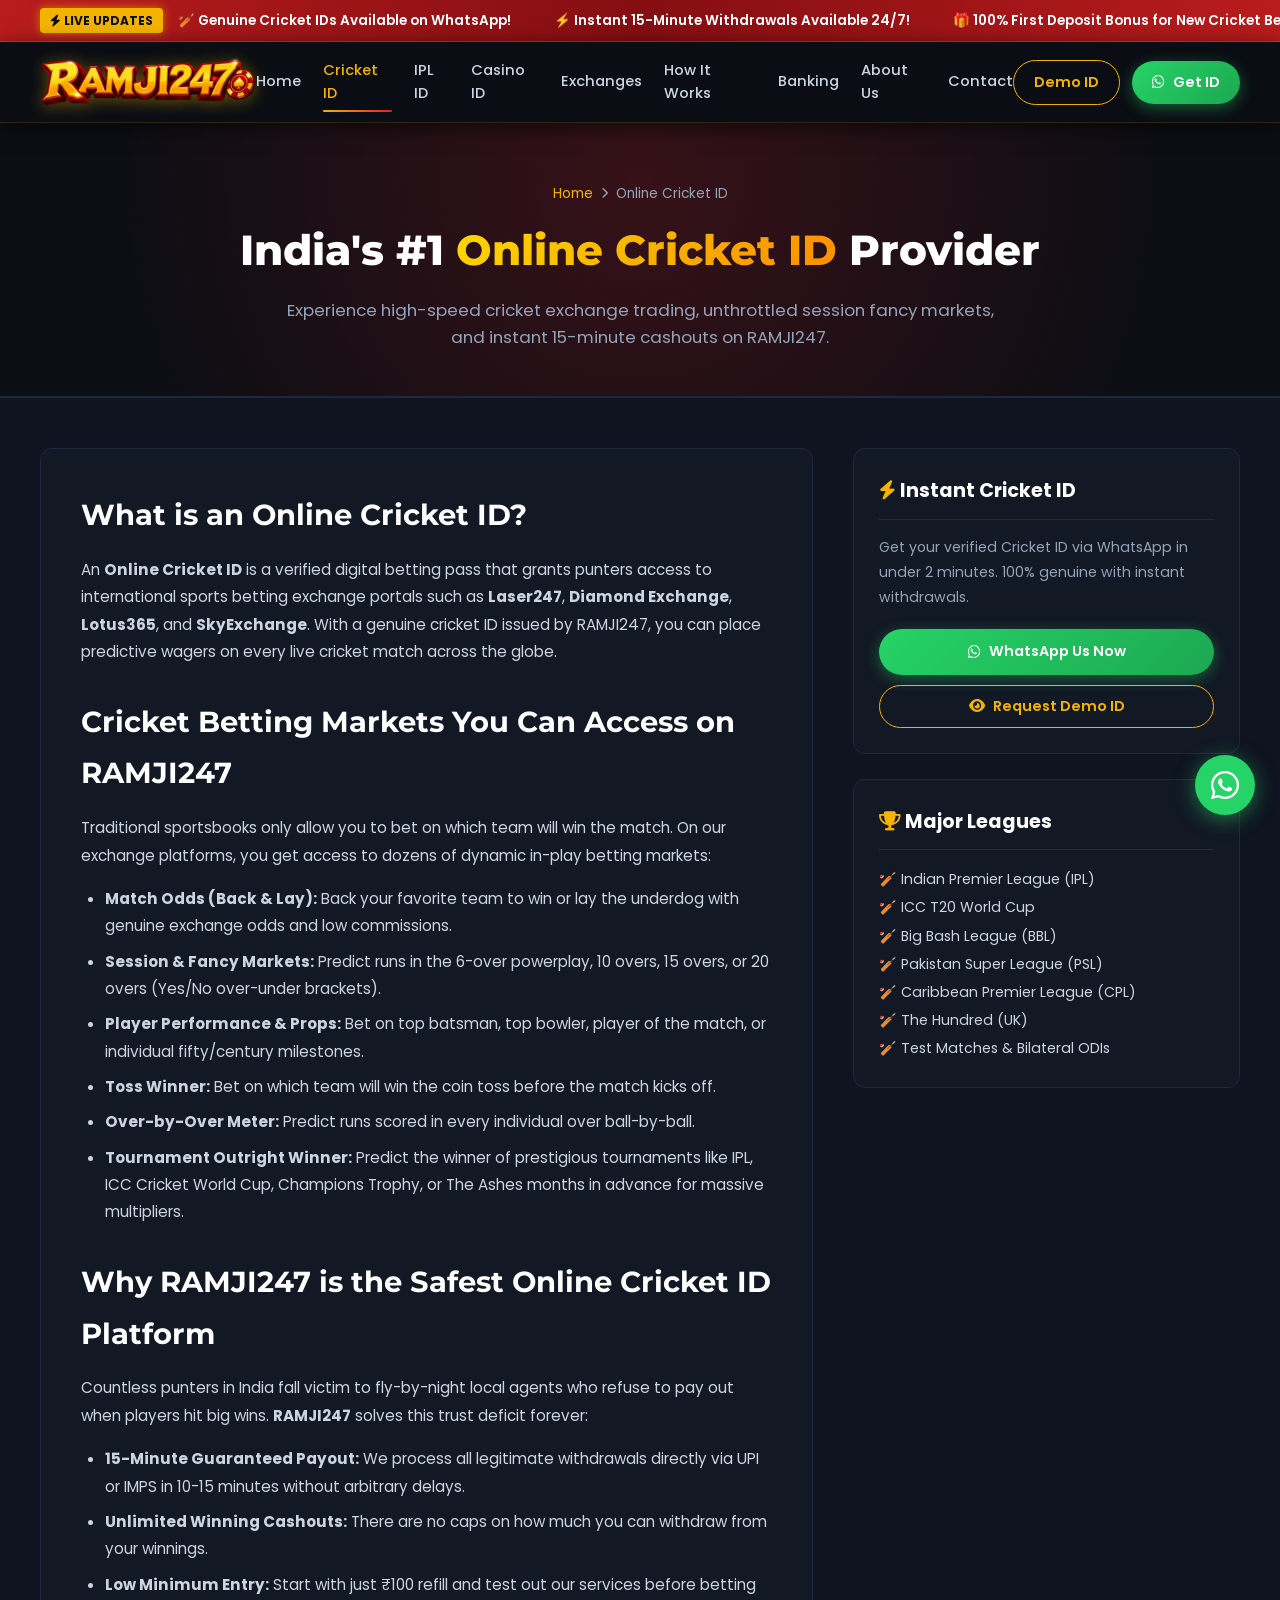
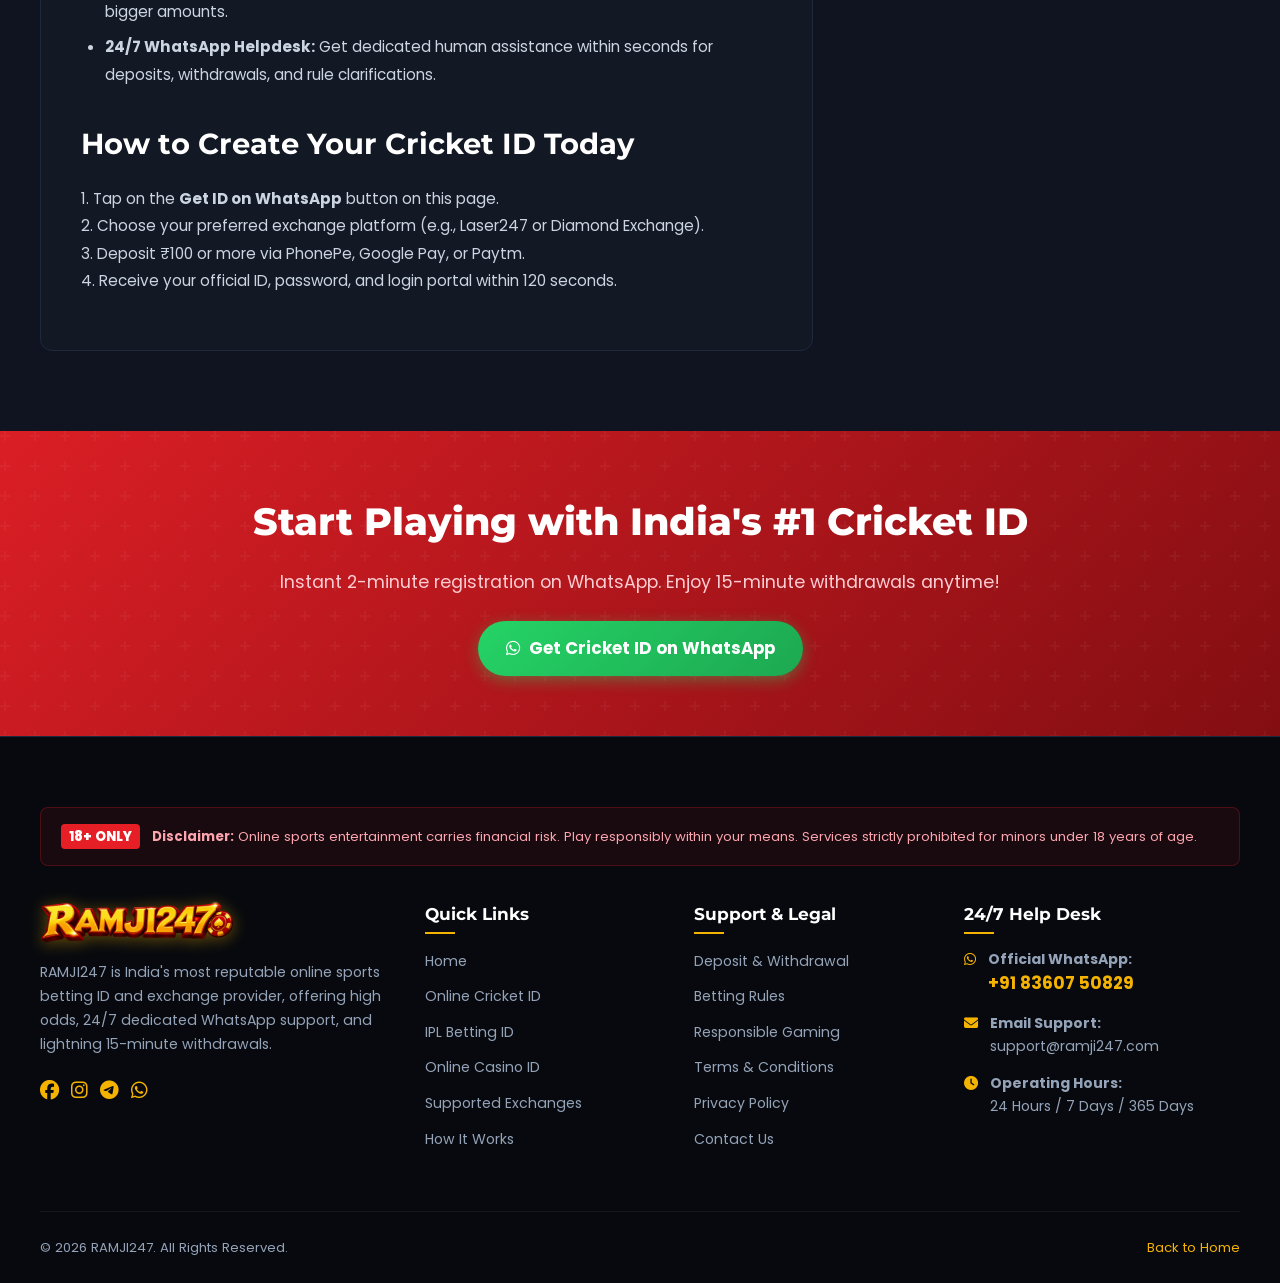
<file: online-cricket-id.html>
<!DOCTYPE html>
<html lang="en">
<head>
  <meta charset="UTF-8">
  <meta name="viewport" content="width=device-width, initial-scale=1.0">
  
  <title>Online Cricket ID | Best Cricket Betting ID Provider - RAMJI247</title>
  <meta name="title" content="Online Cricket ID | Best Cricket Betting ID Provider - RAMJI247">
  <meta name="description" content="Get your authentic Online Cricket ID in 2 minutes on RAMJI247. Bet on IPL, T20 World Cup, BBL, and bilateral series with the highest exchange odds and 15-minute withdrawals.">
  <meta name="keywords" content="Online Cricket ID, Best Cricket ID, Cricket Betting ID India, RAMJI247 Cricket ID, Cricket ID WhatsApp Number, Fast Withdrawal Cricket ID, Cricket Exchange ID">
  <meta name="robots" content="index, follow">
  <link rel="canonical" href="https://ramji247.com/online-cricket-id.html">

  <meta property="og:type" content="article">
  <meta property="og:url" content="https://ramji247.com/online-cricket-id.html">
  <meta property="og:title" content="Online Cricket ID - Get Instant Betting Account on RAMJI247">
  <meta property="og:description" content="Get genuine Cricket IDs for all top matches and leagues. Instant WhatsApp setup and 15-minute unlimited withdrawals.">
  <meta property="og:image" content="assets/images/logo.png">

  <link rel="icon" type="image/png" href="assets/images/logo.png">
  <link rel="preconnect" href="https://fonts.googleapis.com">
  <link rel="preconnect" href="https://fonts.gstatic.com" crossorigin>
  <link href="https://fonts.googleapis.com/css2?family=Montserrat:wght@600;700;800;900&family=Poppins:wght@300;400;500;600;700&display=swap" rel="stylesheet">
  <link rel="stylesheet" href="https://cdnjs.cloudflare.com/ajax/libs/font-awesome/6.4.0/css/all.min.css">
  <link rel="stylesheet" href="assets/css/style.css">

  <script type="application/ld+json">
  {
    "@context": "https://schema.org",
    "@type": "BreadcrumbList",
    "itemListElement": [
      {
        "@type": "ListItem",
        "position": 1,
        "name": "Home",
        "item": "https://ramji247.com/"
      },
      {
        "@type": "ListItem",
        "position": 2,
        "name": "Online Cricket ID",
        "item": "https://ramji247.com/online-cricket-id.html"
      }
    ]
  }
  </script>
</head>
<body>

  <!-- Top Announcement Ticker -->
  <div class="announcement-bar">
    <div class="container">
      <div class="ticker-wrap">
        <span class="ticker-badge"><i class="fas fa-bolt"></i> Live Updates</span>
        <div class="ticker-content">
          <span>🏏 Genuine Cricket IDs Available on WhatsApp!</span>
          <span>⚡ Instant 15-Minute Withdrawals Available 24/7!</span>
          <span>🎁 100% First Deposit Bonus for New Cricket Bettors!</span>
          <span>📞 Official WhatsApp: +91 83607 50829</span>
        </div>
      </div>
    </div>
  </div>

  <!-- Header -->
  <header class="site-header">
    <div class="container">
      <div class="header-inner">
        <a href="index.html" class="logo-link">
          <img src="assets/images/logo.png" alt="RAMJI247 Logo" class="brand-logo">
        </a>

        <nav class="nav-menu" id="navMenu">
          <a href="index.html" class="nav-link">Home</a>
          <a href="online-cricket-id.html" class="nav-link active">Cricket ID</a>
          <a href="ipl-betting-id.html" class="nav-link">IPL ID</a>
          <a href="online-casino-id.html" class="nav-link">Casino ID</a>
          <a href="exchanges.html" class="nav-link">Exchanges</a>
          <a href="how-it-works.html" class="nav-link">How It Works</a>
          <a href="deposit-withdrawal.html" class="nav-link">Banking</a>
          <a href="about-us.html" class="nav-link">About Us</a>
          <a href="contact-us.html" class="nav-link">Contact</a>
        </nav>

        <div class="nav-cta-group">
          <a href="#" class="btn btn-outline open-demo-modal" data-exchange="Laser247">Demo ID</a>
          <a href="javascript:void(0)" onclick="sendWhatsApp('Hello RAMJI247! I want to open a Cricket ID.')" class="btn btn-whatsapp btn-pulse">
            <i class="fab fa-whatsapp"></i> Get ID
          </a>
          <button class="mobile-toggle" id="mobileToggle" aria-label="Toggle navigation">
            <i class="fas fa-bars"></i>
          </button>
        </div>
      </div>
    </div>
  </header>

  <!-- Page Banner -->
  <section class="page-banner">
    <div class="container">
      <div class="breadcrumbs">
        <a href="index.html">Home</a> <i class="fas fa-chevron-right" style="font-size: 0.7rem;"></i> <span>Online Cricket ID</span>
      </div>
      <h1 class="page-title">India's #1 <span class="text-gold-gradient">Online Cricket ID</span> Provider</h1>
      <p class="page-lead">
        Experience high-speed cricket exchange trading, unthrottled session fancy markets, and instant 15-minute cashouts on RAMJI247.
      </p>
    </div>
  </section>

  <!-- Main Content & SEO Article -->
  <section class="seo-content-section" style="padding-top: 50px;">
    <div class="container">
      <div style="display: grid; grid-template-columns: 2fr 1fr; gap: 40px;">
        <!-- Left Side: Rich Guide -->
        <article class="seo-article">
          <h2>What is an Online Cricket ID?</h2>
          <p>
            An <strong>Online Cricket ID</strong> is a verified digital betting pass that grants punters access to international sports betting exchange portals such as <strong>Laser247</strong>, <strong>Diamond Exchange</strong>, <strong>Lotus365</strong>, and <strong>SkyExchange</strong>. With a genuine cricket ID issued by RAMJI247, you can place predictive wagers on every live cricket match across the globe.
          </p>

          <h2>Cricket Betting Markets You Can Access on RAMJI247</h2>
          <p>
            Traditional sportsbooks only allow you to bet on which team will win the match. On our exchange platforms, you get access to dozens of dynamic in-play betting markets:
          </p>
          <ul>
            <li><strong>Match Odds (Back & Lay):</strong> Back your favorite team to win or lay the underdog with genuine exchange odds and low commissions.</li>
            <li><strong>Session & Fancy Markets:</strong> Predict runs in the 6-over powerplay, 10 overs, 15 overs, or 20 overs (Yes/No over-under brackets).</li>
            <li><strong>Player Performance & Props:</strong> Bet on top batsman, top bowler, player of the match, or individual fifty/century milestones.</li>
            <li><strong>Toss Winner:</strong> Bet on which team will win the coin toss before the match kicks off.</li>
            <li><strong>Over-by-Over Meter:</strong> Predict runs scored in every individual over ball-by-ball.</li>
            <li><strong>Tournament Outright Winner:</strong> Predict the winner of prestigious tournaments like IPL, ICC Cricket World Cup, Champions Trophy, or The Ashes months in advance for massive multipliers.</li>
          </ul>

          <h2>Why RAMJI247 is the Safest Online Cricket ID Platform</h2>
          <p>
            Countless punters in India fall victim to fly-by-night local agents who refuse to pay out when players hit big wins. <strong>RAMJI247</strong> solves this trust deficit forever:
          </p>
          <ul>
            <li><strong>15-Minute Guaranteed Payout:</strong> We process all legitimate withdrawals directly via UPI or IMPS in 10-15 minutes without arbitrary delays.</li>
            <li><strong>Unlimited Winning Cashouts:</strong> There are no caps on how much you can withdraw from your winnings.</li>
            <li><strong>Low Minimum Entry:</strong> Start with just ₹100 refill and test out our services before betting bigger amounts.</li>
            <li><strong>24/7 WhatsApp Helpdesk:</strong> Get dedicated human assistance within seconds for deposits, withdrawals, and rule clarifications.</li>
          </ul>

          <h2>How to Create Your Cricket ID Today</h2>
          <p>
            1. Tap on the <strong>Get ID on WhatsApp</strong> button on this page.<br>
            2. Choose your preferred exchange platform (e.g., Laser247 or Diamond Exchange).<br>
            3. Deposit ₹100 or more via PhonePe, Google Pay, or Paytm.<br>
            4. Receive your official ID, password, and login portal within 120 seconds.
          </p>
        </article>

        <!-- Right Side: Quick Action Sidebar -->
        <aside>
          <div style="background: var(--card-bg); border: 1px solid var(--card-border); border-radius: var(--radius-md); padding: 25px; margin-bottom: 25px;">
            <h3 style="color: #fff; font-size: 1.2rem; margin-bottom: 15px; border-bottom: 1px solid rgba(255,255,255,0.08); padding-bottom: 10px;">
              <i class="fas fa-bolt" style="color: var(--primary);"></i> Instant Cricket ID
            </h3>
            <p style="font-size: 0.88rem; color: var(--text-muted); margin-bottom: 18px;">
              Get your verified Cricket ID via WhatsApp in under 2 minutes. 100% genuine with instant withdrawals.
            </p>
            <a href="javascript:void(0)" onclick="sendWhatsApp('Hello RAMJI247! I want an instant Online Cricket ID.')" class="btn btn-whatsapp" style="width: 100%; margin-bottom: 10px;">
              <i class="fab fa-whatsapp"></i> WhatsApp Us Now
            </a>
            <button class="btn btn-outline open-demo-modal" data-exchange="Laser247" style="width: 100%;">
              <i class="fas fa-eye"></i> Request Demo ID
            </button>
          </div>

          <div style="background: var(--card-bg); border: 1px solid var(--card-border); border-radius: var(--radius-md); padding: 25px;">
            <h3 style="color: #fff; font-size: 1.2rem; margin-bottom: 15px; border-bottom: 1px solid rgba(255,255,255,0.08); padding-bottom: 10px;">
              <i class="fas fa-trophy" style="color: var(--primary);"></i> Major Leagues
            </h3>
            <ul style="font-size: 0.88rem; color: var(--text-light); line-height: 2;">
              <li>🏏 Indian Premier League (IPL)</li>
              <li>🏏 ICC T20 World Cup</li>
              <li>🏏 Big Bash League (BBL)</li>
              <li>🏏 Pakistan Super League (PSL)</li>
              <li>🏏 Caribbean Premier League (CPL)</li>
              <li>🏏 The Hundred (UK)</li>
              <li>🏏 Test Matches & Bilateral ODIs</li>
            </ul>
          </div>
        </aside>
      </div>
    </div>
  </section>

  <!-- CTA Banner -->
  <section class="cta-banner-section">
    <div class="container">
      <div class="cta-content">
        <h2 class="cta-title">Start Playing with India's #1 Cricket ID</h2>
        <p class="cta-desc">Instant 2-minute registration on WhatsApp. Enjoy 15-minute withdrawals anytime!</p>
        <div class="cta-buttons">
          <a href="javascript:void(0)" onclick="sendWhatsApp('Hello RAMJI247! I am ready to start my Cricket ID.')" class="btn btn-whatsapp btn-lg btn-pulse">
            <i class="fab fa-whatsapp"></i> Get Cricket ID on WhatsApp
          </a>
        </div>
      </div>
    </div>
  </section>

  <!-- Footer -->
  <footer class="site-footer">
    <div class="container">
      <div class="disclaimer-box">
        <span class="disclaimer-badge">18+ ONLY</span>
        <strong>Disclaimer:</strong> Online sports entertainment carries financial risk. Play responsibly within your means. Services strictly prohibited for minors under 18 years of age.
      </div>

      <div class="footer-grid">
        <div class="footer-brand">
          <img src="assets/images/logo.png" alt="RAMJI247 Logo" class="brand-logo">
          <p class="footer-bio">
            RAMJI247 is India's most reputable online sports betting ID and exchange provider, offering high odds, 24/7 dedicated WhatsApp support, and lightning 15-minute withdrawals.
          </p>
          <div style="display: flex; gap: 12px; font-size: 1.2rem; color: var(--primary);">
            <a href="#" aria-label="Facebook"><i class="fab fa-facebook"></i></a>
            <a href="#" aria-label="Instagram"><i class="fab fa-instagram"></i></a>
            <a href="#" aria-label="Telegram"><i class="fab fa-telegram"></i></a>
            <a href="https://wa.me/918360750829" target="_blank" aria-label="WhatsApp"><i class="fab fa-whatsapp"></i></a>
          </div>
        </div>

        <div>
          <h4 class="footer-heading">Quick Links</h4>
          <ul class="footer-links">
            <li><a href="index.html">Home</a></li>
            <li><a href="online-cricket-id.html">Online Cricket ID</a></li>
            <li><a href="ipl-betting-id.html">IPL Betting ID</a></li>
            <li><a href="online-casino-id.html">Online Casino ID</a></li>
            <li><a href="exchanges.html">Supported Exchanges</a></li>
            <li><a href="how-it-works.html">How It Works</a></li>
          </ul>
        </div>

        <div>
          <h4 class="footer-heading">Support & Legal</h4>
          <ul class="footer-links">
            <li><a href="deposit-withdrawal.html">Deposit & Withdrawal</a></li>
            <li><a href="rules.html">Betting Rules</a></li>
            <li><a href="responsible-gaming.html">Responsible Gaming</a></li>
            <li><a href="terms-and-conditions.html">Terms & Conditions</a></li>
            <li><a href="privacy-policy.html">Privacy Policy</a></li>
            <li><a href="contact-us.html">Contact Us</a></li>
          </ul>
        </div>

        <div>
          <h4 class="footer-heading">24/7 Help Desk</h4>
          <div class="footer-contact-item">
            <i class="fab fa-whatsapp"></i>
            <div>
              <strong>Official WhatsApp:</strong><br>
              <a href="https://wa.me/918360750829" target="_blank" style="color: var(--primary); font-size: 1.05rem; font-weight: 700;">+91 83607 50829</a>
            </div>
          </div>
          <div class="footer-contact-item">
            <i class="fas fa-envelope"></i>
            <div>
              <strong>Email Support:</strong><br>
              <span>support@ramji247.com</span>
            </div>
          </div>
          <div class="footer-contact-item">
            <i class="fas fa-clock"></i>
            <div>
              <strong>Operating Hours:</strong><br>
              <span>24 Hours / 7 Days / 365 Days</span>
            </div>
          </div>
        </div>
      </div>

      <div class="footer-bottom">
        <div>&copy; 2026 RAMJI247. All Rights Reserved.</div>
        <div><a href="index.html" style="color: var(--primary);">Back to Home</a></div>
      </div>
    </div>
  </footer>

  <a href="javascript:void(0)" onclick="sendWhatsApp()" class="floating-whatsapp" aria-label="Chat on WhatsApp">
    <i class="fab fa-whatsapp"></i>
  </a>

  <!-- Mobile Sticky Bar -->
  <div class="mobile-sticky-bottom">
    <div class="mobile-bottom-actions">
      <button class="btn btn-outline open-demo-modal" data-exchange="Laser247">Demo ID</button>
      <a href="javascript:void(0)" onclick="sendWhatsApp()" class="btn btn-whatsapp btn-pulse">
        <i class="fab fa-whatsapp"></i> WhatsApp Now
      </a>
    </div>
  </div>

  <script src="assets/js/main.js"></script>
</body>
</html>
</file>
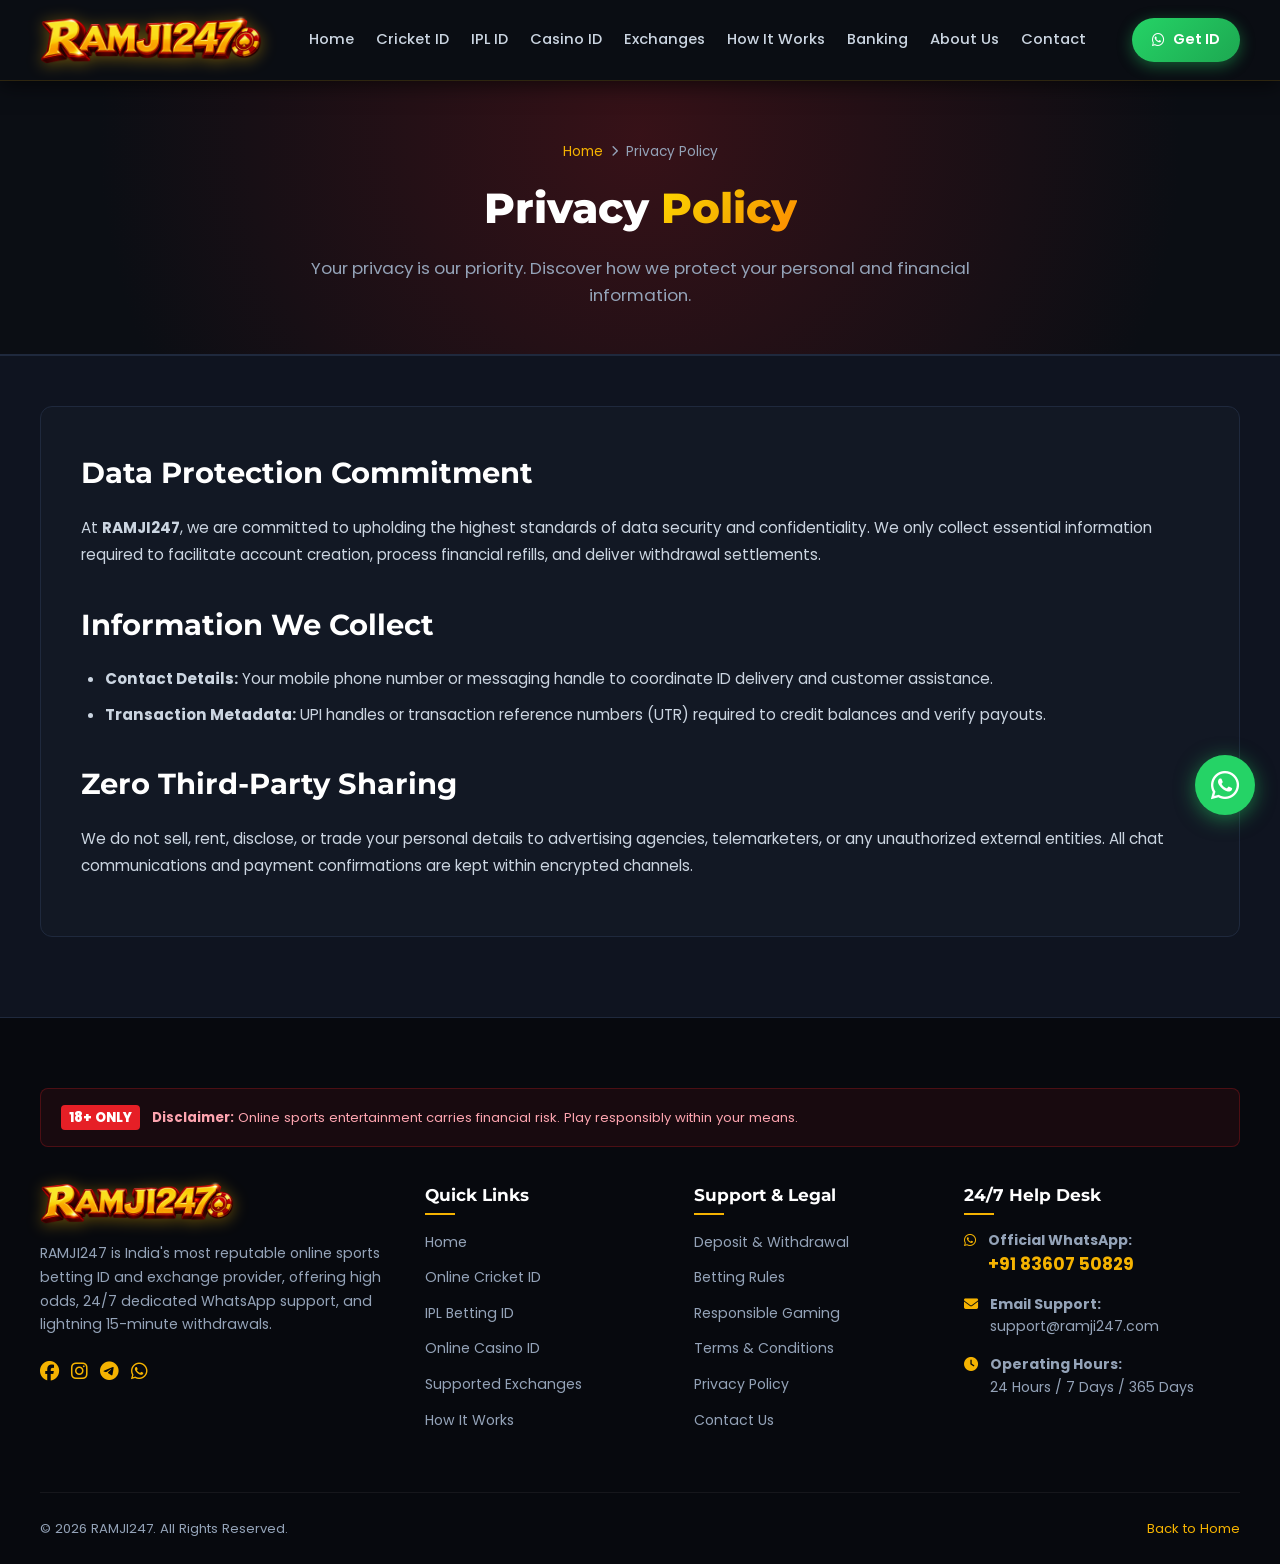
<file: privacy-policy.html>
<!DOCTYPE html>
<html lang="en">
<head>
  <meta charset="UTF-8">
  <meta name="viewport" content="width=device-width, initial-scale=1.0">
  
  <title>Privacy Policy | RAMJI247</title>
  <meta name="title" content="Privacy Policy | RAMJI247">
  <meta name="description" content="Learn how RAMJI247 protects your personal and transaction data with strict privacy guidelines and SSL encryption.">
  <meta name="robots" content="index, follow">
  <link rel="canonical" href="https://ramji247.com/privacy-policy.html">

  <link rel="icon" type="image/png" href="assets/images/logo.png">
  <link rel="preconnect" href="https://fonts.googleapis.com">
  <link rel="preconnect" href="https://fonts.gstatic.com" crossorigin>
  <link href="https://fonts.googleapis.com/css2?family=Montserrat:wght@600;700;800;900&family=Poppins:wght@300;400;500;600;700&display=swap" rel="stylesheet">
  <link rel="stylesheet" href="https://cdnjs.cloudflare.com/ajax/libs/font-awesome/6.4.0/css/all.min.css">
  <link rel="stylesheet" href="assets/css/style.css">
</head>
<body>

  <!-- Header -->
  <header class="site-header">
    <div class="container">
      <div class="header-inner">
        <a href="index.html" class="logo-link">
          <img src="assets/images/logo.png" alt="RAMJI247 Logo" class="brand-logo">
        </a>

        <nav class="nav-menu" id="navMenu">
          <a href="index.html" class="nav-link">Home</a>
          <a href="online-cricket-id.html" class="nav-link">Cricket ID</a>
          <a href="ipl-betting-id.html" class="nav-link">IPL ID</a>
          <a href="online-casino-id.html" class="nav-link">Casino ID</a>
          <a href="exchanges.html" class="nav-link">Exchanges</a>
          <a href="how-it-works.html" class="nav-link">How It Works</a>
          <a href="deposit-withdrawal.html" class="nav-link">Banking</a>
          <a href="about-us.html" class="nav-link">About Us</a>
          <a href="contact-us.html" class="nav-link">Contact</a>
        </nav>

        <div class="nav-cta-group">
          <a href="javascript:void(0)" onclick="sendWhatsApp()" class="btn btn-whatsapp btn-pulse">
            <i class="fab fa-whatsapp"></i> Get ID
          </a>
          <button class="mobile-toggle" id="mobileToggle" aria-label="Toggle navigation">
            <i class="fas fa-bars"></i>
          </button>
        </div>
      </div>
    </div>
  </header>

  <!-- Page Banner -->
  <section class="page-banner">
    <div class="container">
      <div class="breadcrumbs">
        <a href="index.html">Home</a> <i class="fas fa-chevron-right" style="font-size: 0.7rem;"></i> <span>Privacy Policy</span>
      </div>
      <h1 class="page-title">Privacy <span class="text-gold-gradient">Policy</span></h1>
      <p class="page-lead">
        Your privacy is our priority. Discover how we protect your personal and financial information.
      </p>
    </div>
  </section>

  <!-- Article -->
  <section class="seo-content-section" style="padding-top: 50px;">
    <div class="container">
      <article class="seo-article">
        <h2>Data Protection Commitment</h2>
        <p>
          At <strong>RAMJI247</strong>, we are committed to upholding the highest standards of data security and confidentiality. We only collect essential information required to facilitate account creation, process financial refills, and deliver withdrawal settlements.
        </p>

        <h2>Information We Collect</h2>
        <ul>
          <li><strong>Contact Details:</strong> Your mobile phone number or messaging handle to coordinate ID delivery and customer assistance.</li>
          <li><strong>Transaction Metadata:</strong> UPI handles or transaction reference numbers (UTR) required to credit balances and verify payouts.</li>
        </ul>

        <h2>Zero Third-Party Sharing</h2>
        <p>
          We do not sell, rent, disclose, or trade your personal details to advertising agencies, telemarketers, or any unauthorized external entities. All chat communications and payment confirmations are kept within encrypted channels.
        </p>
      </article>
    </div>
  </section>

  <!-- Footer -->
  <footer class="site-footer">
    <div class="container">
      <div class="disclaimer-box">
        <span class="disclaimer-badge">18+ ONLY</span>
        <strong>Disclaimer:</strong> Online sports entertainment carries financial risk. Play responsibly within your means.
      </div>

      <div class="footer-grid">
        <div class="footer-brand">
          <img src="assets/images/logo.png" alt="RAMJI247 Logo" class="brand-logo">
          <p class="footer-bio">
            RAMJI247 is India's most reputable online sports betting ID and exchange provider, offering high odds, 24/7 dedicated WhatsApp support, and lightning 15-minute withdrawals.
          </p>
          <div style="display: flex; gap: 12px; font-size: 1.2rem; color: var(--primary);">
            <a href="#" aria-label="Facebook"><i class="fab fa-facebook"></i></a>
            <a href="#" aria-label="Instagram"><i class="fab fa-instagram"></i></a>
            <a href="#" aria-label="Telegram"><i class="fab fa-telegram"></i></a>
            <a href="https://wa.me/918360750829" target="_blank" aria-label="WhatsApp"><i class="fab fa-whatsapp"></i></a>
          </div>
        </div>

        <div>
          <h4 class="footer-heading">Quick Links</h4>
          <ul class="footer-links">
            <li><a href="index.html">Home</a></li>
            <li><a href="online-cricket-id.html">Online Cricket ID</a></li>
            <li><a href="ipl-betting-id.html">IPL Betting ID</a></li>
            <li><a href="online-casino-id.html">Online Casino ID</a></li>
            <li><a href="exchanges.html">Supported Exchanges</a></li>
            <li><a href="how-it-works.html">How It Works</a></li>
          </ul>
        </div>

        <div>
          <h4 class="footer-heading">Support & Legal</h4>
          <ul class="footer-links">
            <li><a href="deposit-withdrawal.html">Deposit & Withdrawal</a></li>
            <li><a href="rules.html">Betting Rules</a></li>
            <li><a href="responsible-gaming.html">Responsible Gaming</a></li>
            <li><a href="terms-and-conditions.html">Terms & Conditions</a></li>
            <li><a href="privacy-policy.html">Privacy Policy</a></li>
            <li><a href="contact-us.html">Contact Us</a></li>
          </ul>
        </div>

        <div>
          <h4 class="footer-heading">24/7 Help Desk</h4>
          <div class="footer-contact-item">
            <i class="fab fa-whatsapp"></i>
            <div>
              <strong>Official WhatsApp:</strong><br>
              <a href="https://wa.me/918360750829" target="_blank" style="color: var(--primary); font-size: 1.05rem; font-weight: 700;">+91 83607 50829</a>
            </div>
          </div>
          <div class="footer-contact-item">
            <i class="fas fa-envelope"></i>
            <div>
              <strong>Email Support:</strong><br>
              <span>support@ramji247.com</span>
            </div>
          </div>
          <div class="footer-contact-item">
            <i class="fas fa-clock"></i>
            <div>
              <strong>Operating Hours:</strong><br>
              <span>24 Hours / 7 Days / 365 Days</span>
            </div>
          </div>
        </div>
      </div>

      <div class="footer-bottom">
        <div>&copy; 2026 RAMJI247. All Rights Reserved.</div>
        <div><a href="index.html" style="color: var(--primary);">Back to Home</a></div>
      </div>
    </div>
  </footer>

  <a href="javascript:void(0)" onclick="sendWhatsApp()" class="floating-whatsapp" aria-label="Chat on WhatsApp">
    <i class="fab fa-whatsapp"></i>
  </a>

  <script src="assets/js/main.js"></script>
</body>
</html>
</file>
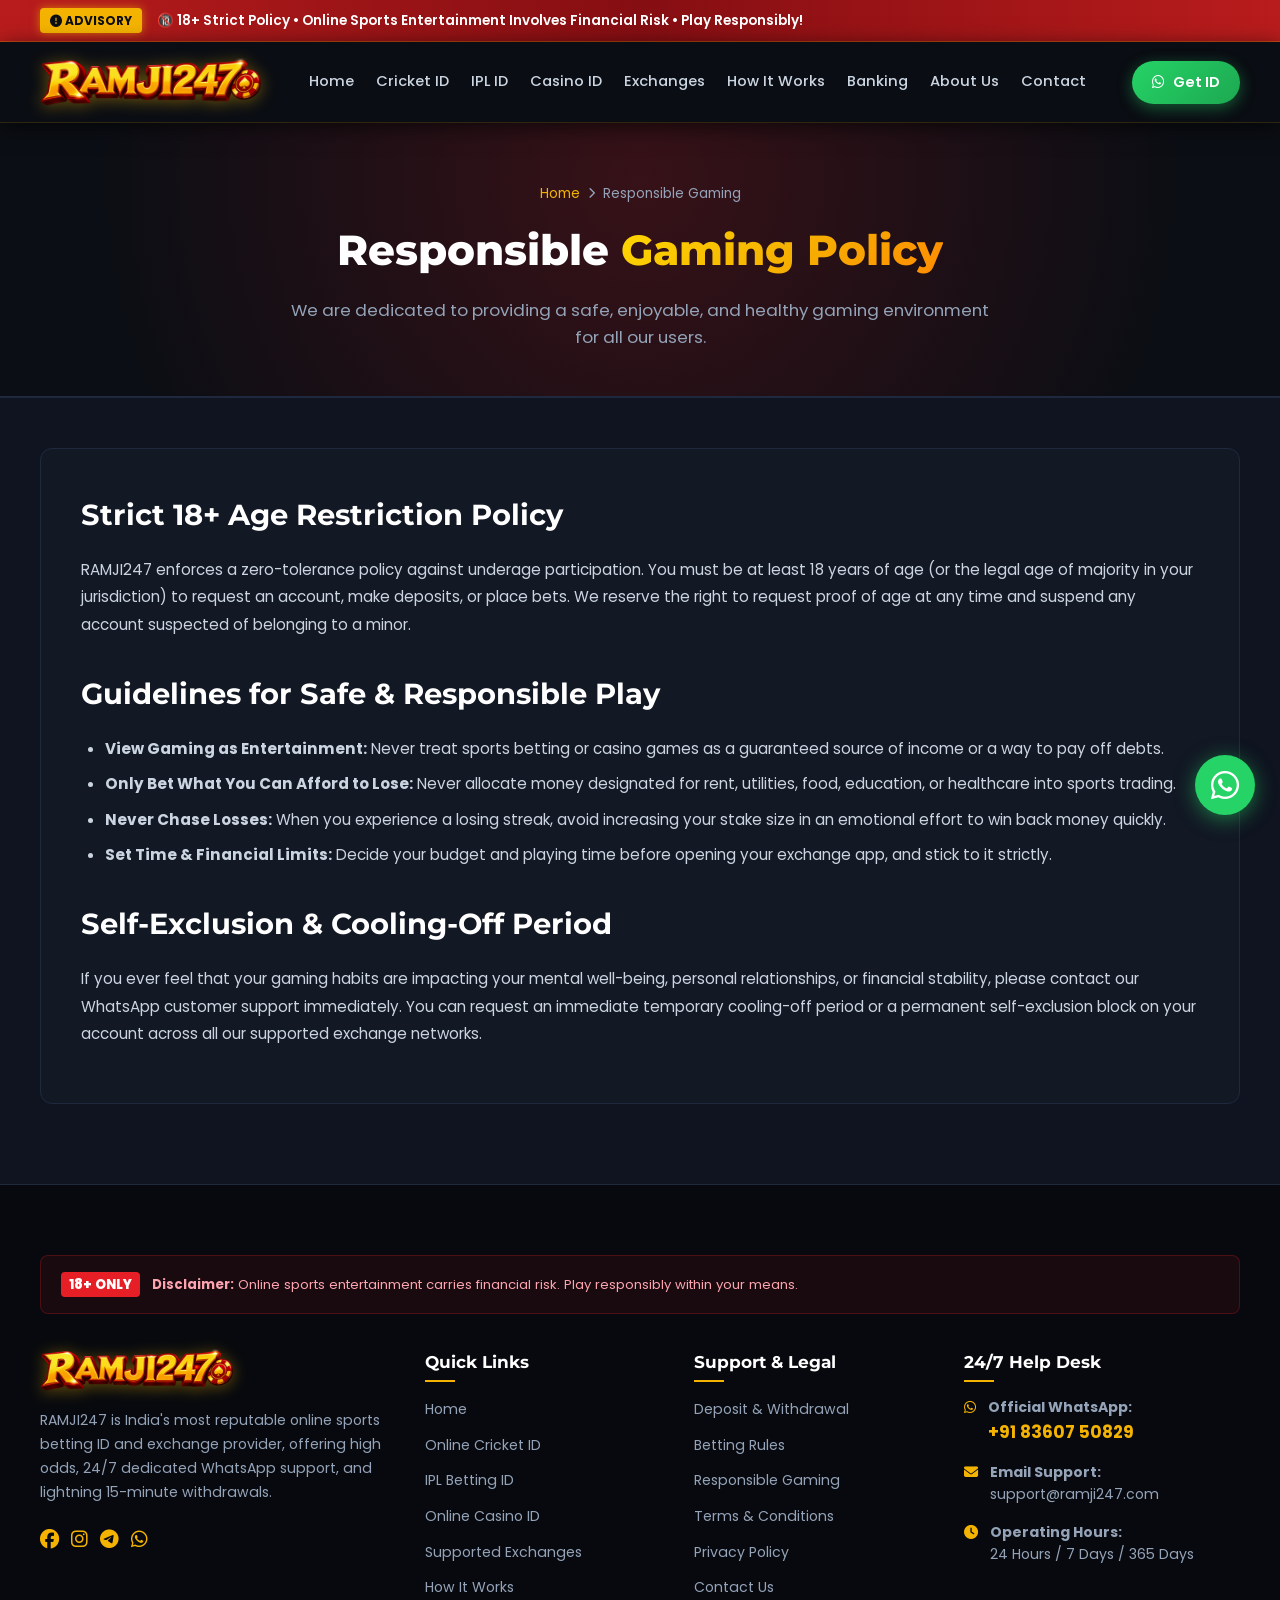
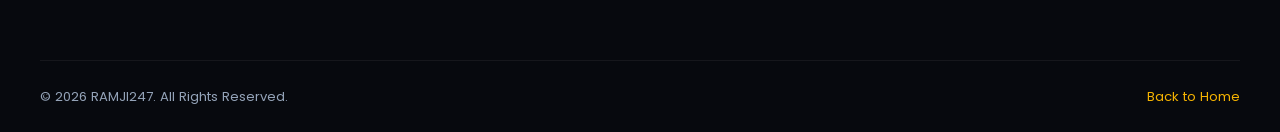
<file: responsible-gaming.html>
<!DOCTYPE html>
<html lang="en">
<head>
  <meta charset="UTF-8">
  <meta name="viewport" content="width=device-width, initial-scale=1.0">
  
  <title>Responsible Gaming & 18+ Policy | RAMJI247</title>
  <meta name="title" content="Responsible Gaming & 18+ Policy | RAMJI247">
  <meta name="description" content="RAMJI247 is committed to responsible gaming. Read our strict 18+ player protection guidelines, self-exclusion tools, and financial caution advice.">
  <meta name="keywords" content="Responsible gaming, 18+ policy, cricket betting safety, self exclusion RAMJI247">
  <meta name="robots" content="index, follow">
  <link rel="canonical" href="https://ramji247.com/responsible-gaming.html">

  <link rel="icon" type="image/png" href="assets/images/logo.png">
  <link rel="preconnect" href="https://fonts.googleapis.com">
  <link rel="preconnect" href="https://fonts.gstatic.com" crossorigin>
  <link href="https://fonts.googleapis.com/css2?family=Montserrat:wght@600;700;800;900&family=Poppins:wght@300;400;500;600;700&display=swap" rel="stylesheet">
  <link rel="stylesheet" href="https://cdnjs.cloudflare.com/ajax/libs/font-awesome/6.4.0/css/all.min.css">
  <link rel="stylesheet" href="assets/css/style.css">
</head>
<body>

  <!-- Top Announcement Ticker -->
  <div class="announcement-bar">
    <div class="container">
      <div class="ticker-wrap">
        <span class="ticker-badge"><i class="fas fa-exclamation-circle"></i> Advisory</span>
        <div class="ticker-content">
          <span>🔞 18+ Strict Policy • Online Sports Entertainment Involves Financial Risk • Play Responsibly!</span>
        </div>
      </div>
    </div>
  </div>

  <!-- Header -->
  <header class="site-header">
    <div class="container">
      <div class="header-inner">
        <a href="index.html" class="logo-link">
          <img src="assets/images/logo.png" alt="RAMJI247 Logo" class="brand-logo">
        </a>

        <nav class="nav-menu" id="navMenu">
          <a href="index.html" class="nav-link">Home</a>
          <a href="online-cricket-id.html" class="nav-link">Cricket ID</a>
          <a href="ipl-betting-id.html" class="nav-link">IPL ID</a>
          <a href="online-casino-id.html" class="nav-link">Casino ID</a>
          <a href="exchanges.html" class="nav-link">Exchanges</a>
          <a href="how-it-works.html" class="nav-link">How It Works</a>
          <a href="deposit-withdrawal.html" class="nav-link">Banking</a>
          <a href="about-us.html" class="nav-link">About Us</a>
          <a href="contact-us.html" class="nav-link">Contact</a>
        </nav>

        <div class="nav-cta-group">
          <a href="javascript:void(0)" onclick="sendWhatsApp()" class="btn btn-whatsapp btn-pulse">
            <i class="fab fa-whatsapp"></i> Get ID
          </a>
          <button class="mobile-toggle" id="mobileToggle" aria-label="Toggle navigation">
            <i class="fas fa-bars"></i>
          </button>
        </div>
      </div>
    </div>
  </header>

  <!-- Page Banner -->
  <section class="page-banner">
    <div class="container">
      <div class="breadcrumbs">
        <a href="index.html">Home</a> <i class="fas fa-chevron-right" style="font-size: 0.7rem;"></i> <span>Responsible Gaming</span>
      </div>
      <h1 class="page-title">Responsible <span class="text-gold-gradient">Gaming Policy</span></h1>
      <p class="page-lead">
        We are dedicated to providing a safe, enjoyable, and healthy gaming environment for all our users.
      </p>
    </div>
  </section>

  <!-- Article -->
  <section class="seo-content-section" style="padding-top: 50px;">
    <div class="container">
      <article class="seo-article">
        <h2>Strict 18+ Age Restriction Policy</h2>
        <p>
          RAMJI247 enforces a zero-tolerance policy against underage participation. You must be at least 18 years of age (or the legal age of majority in your jurisdiction) to request an account, make deposits, or place bets. We reserve the right to request proof of age at any time and suspend any account suspected of belonging to a minor.
        </p>

        <h2>Guidelines for Safe & Responsible Play</h2>
        <ul>
          <li><strong>View Gaming as Entertainment:</strong> Never treat sports betting or casino games as a guaranteed source of income or a way to pay off debts.</li>
          <li><strong>Only Bet What You Can Afford to Lose:</strong> Never allocate money designated for rent, utilities, food, education, or healthcare into sports trading.</li>
          <li><strong>Never Chase Losses:</strong> When you experience a losing streak, avoid increasing your stake size in an emotional effort to win back money quickly.</li>
          <li><strong>Set Time & Financial Limits:</strong> Decide your budget and playing time before opening your exchange app, and stick to it strictly.</li>
        </ul>

        <h2>Self-Exclusion & Cooling-Off Period</h2>
        <p>
          If you ever feel that your gaming habits are impacting your mental well-being, personal relationships, or financial stability, please contact our WhatsApp customer support immediately. You can request an immediate temporary cooling-off period or a permanent self-exclusion block on your account across all our supported exchange networks.
        </p>
      </article>
    </div>
  </section>

  <!-- Footer -->
  <footer class="site-footer">
    <div class="container">
      <div class="disclaimer-box">
        <span class="disclaimer-badge">18+ ONLY</span>
        <strong>Disclaimer:</strong> Online sports entertainment carries financial risk. Play responsibly within your means.
      </div>

      <div class="footer-grid">
        <div class="footer-brand">
          <img src="assets/images/logo.png" alt="RAMJI247 Logo" class="brand-logo">
          <p class="footer-bio">
            RAMJI247 is India's most reputable online sports betting ID and exchange provider, offering high odds, 24/7 dedicated WhatsApp support, and lightning 15-minute withdrawals.
          </p>
          <div style="display: flex; gap: 12px; font-size: 1.2rem; color: var(--primary);">
            <a href="#" aria-label="Facebook"><i class="fab fa-facebook"></i></a>
            <a href="#" aria-label="Instagram"><i class="fab fa-instagram"></i></a>
            <a href="#" aria-label="Telegram"><i class="fab fa-telegram"></i></a>
            <a href="https://wa.me/918360750829" target="_blank" aria-label="WhatsApp"><i class="fab fa-whatsapp"></i></a>
          </div>
        </div>

        <div>
          <h4 class="footer-heading">Quick Links</h4>
          <ul class="footer-links">
            <li><a href="index.html">Home</a></li>
            <li><a href="online-cricket-id.html">Online Cricket ID</a></li>
            <li><a href="ipl-betting-id.html">IPL Betting ID</a></li>
            <li><a href="online-casino-id.html">Online Casino ID</a></li>
            <li><a href="exchanges.html">Supported Exchanges</a></li>
            <li><a href="how-it-works.html">How It Works</a></li>
          </ul>
        </div>

        <div>
          <h4 class="footer-heading">Support & Legal</h4>
          <ul class="footer-links">
            <li><a href="deposit-withdrawal.html">Deposit & Withdrawal</a></li>
            <li><a href="rules.html">Betting Rules</a></li>
            <li><a href="responsible-gaming.html">Responsible Gaming</a></li>
            <li><a href="terms-and-conditions.html">Terms & Conditions</a></li>
            <li><a href="privacy-policy.html">Privacy Policy</a></li>
            <li><a href="contact-us.html">Contact Us</a></li>
          </ul>
        </div>

        <div>
          <h4 class="footer-heading">24/7 Help Desk</h4>
          <div class="footer-contact-item">
            <i class="fab fa-whatsapp"></i>
            <div>
              <strong>Official WhatsApp:</strong><br>
              <a href="https://wa.me/918360750829" target="_blank" style="color: var(--primary); font-size: 1.05rem; font-weight: 700;">+91 83607 50829</a>
            </div>
          </div>
          <div class="footer-contact-item">
            <i class="fas fa-envelope"></i>
            <div>
              <strong>Email Support:</strong><br>
              <span>support@ramji247.com</span>
            </div>
          </div>
          <div class="footer-contact-item">
            <i class="fas fa-clock"></i>
            <div>
              <strong>Operating Hours:</strong><br>
              <span>24 Hours / 7 Days / 365 Days</span>
            </div>
          </div>
        </div>
      </div>

      <div class="footer-bottom">
        <div>&copy; 2026 RAMJI247. All Rights Reserved.</div>
        <div><a href="index.html" style="color: var(--primary);">Back to Home</a></div>
      </div>
    </div>
  </footer>

  <a href="javascript:void(0)" onclick="sendWhatsApp()" class="floating-whatsapp" aria-label="Chat on WhatsApp">
    <i class="fab fa-whatsapp"></i>
  </a>

  <script src="assets/js/main.js"></script>
</body>
</html>
</file>
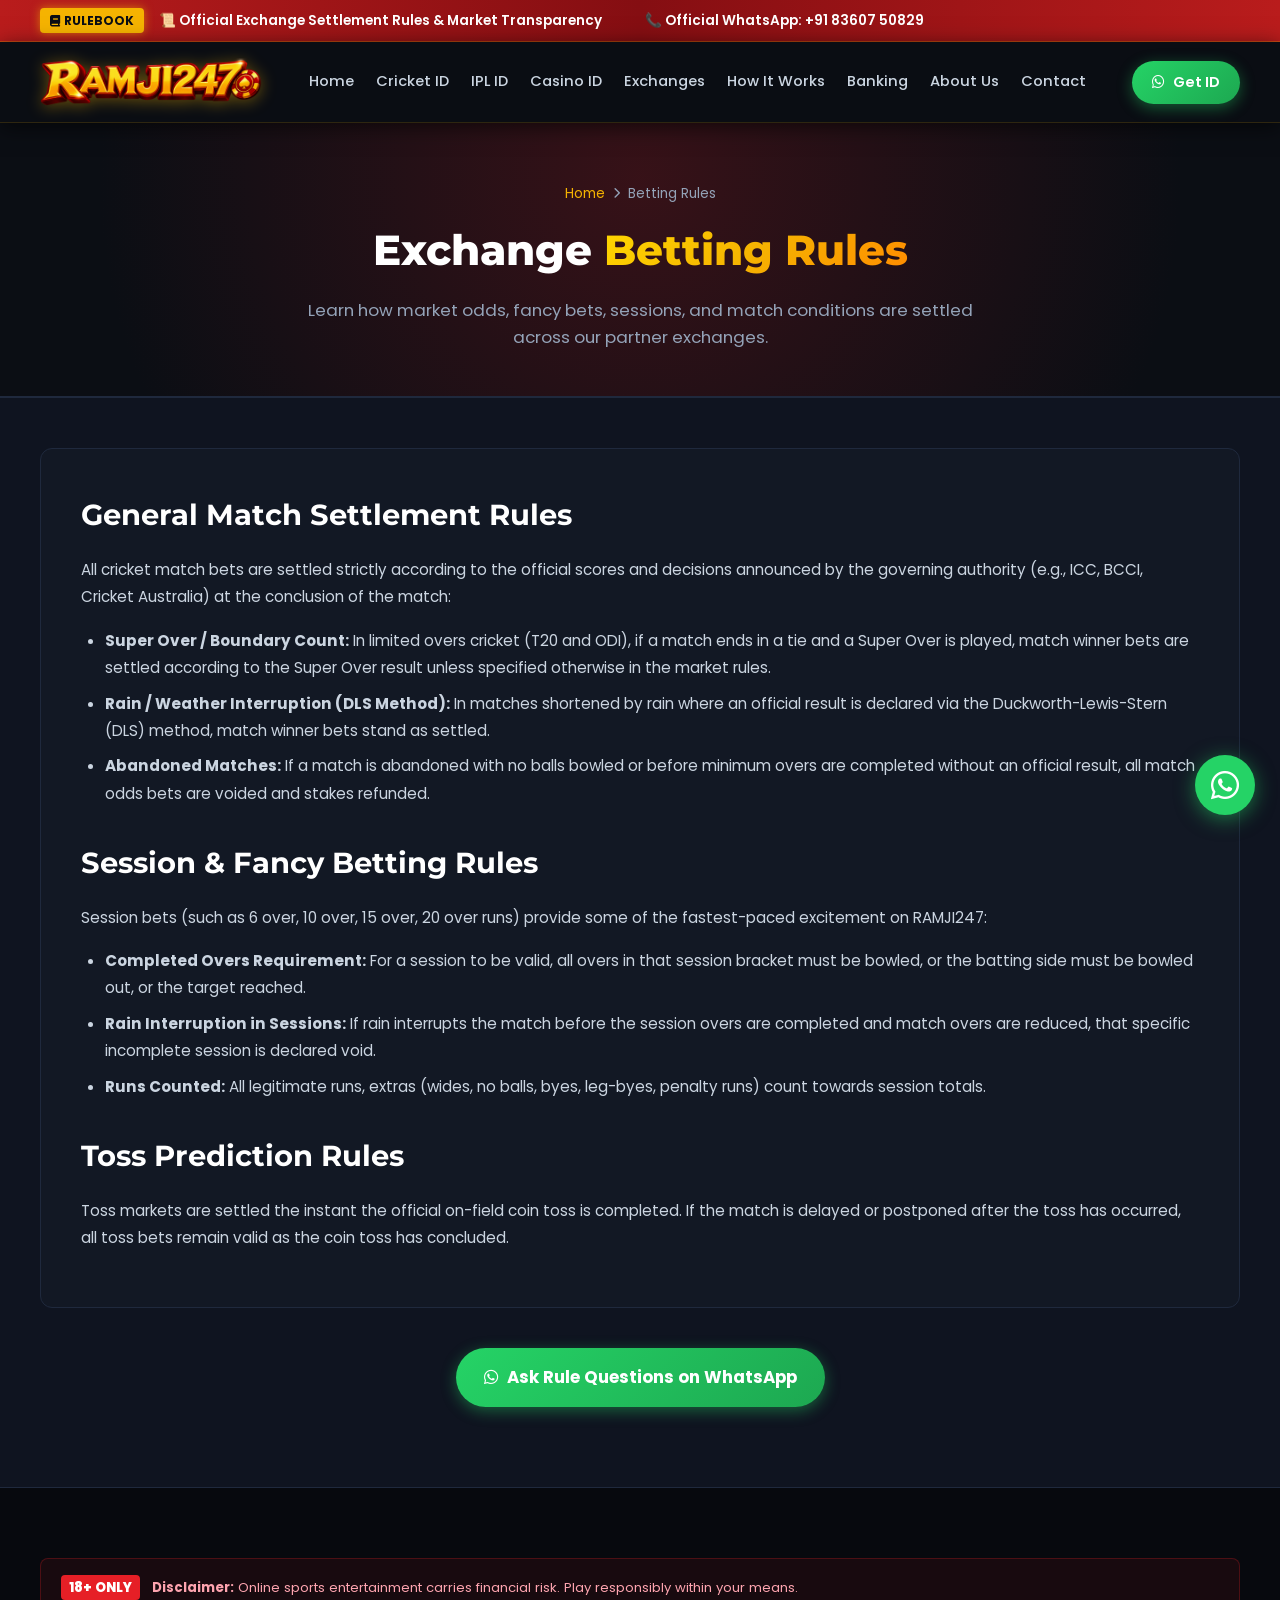
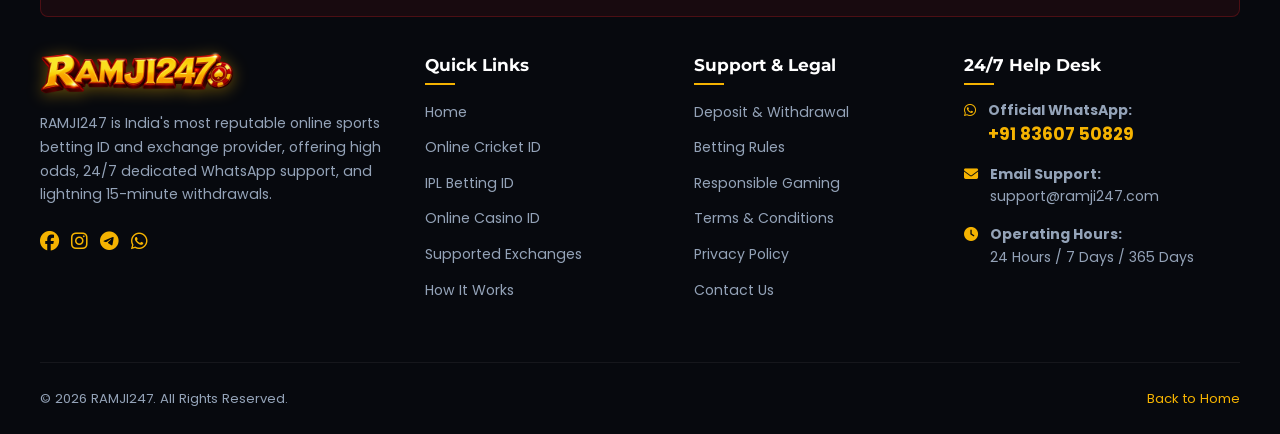
<file: rules.html>
<!DOCTYPE html>
<html lang="en">
<head>
  <meta charset="UTF-8">
  <meta name="viewport" content="width=device-width, initial-scale=1.0">
  
  <title>Betting Rules & Exchange Guidelines | RAMJI247</title>
  <meta name="title" content="Betting Rules & Exchange Guidelines | RAMJI247">
  <meta name="description" content="Official betting rules and market settlement guidelines for cricket, match odds, session fancy, toss, abandoned matches and rain rules on RAMJI247.">
  <meta name="keywords" content="Cricket betting rules, session rules, fancy rules, tie match rules, RAMJI247 settlement">
  <meta name="robots" content="index, follow">
  <link rel="canonical" href="https://ramji247.com/rules.html">

  <link rel="icon" type="image/png" href="assets/images/logo.png">
  <link rel="preconnect" href="https://fonts.googleapis.com">
  <link rel="preconnect" href="https://fonts.gstatic.com" crossorigin>
  <link href="https://fonts.googleapis.com/css2?family=Montserrat:wght@600;700;800;900&family=Poppins:wght@300;400;500;600;700&display=swap" rel="stylesheet">
  <link rel="stylesheet" href="https://cdnjs.cloudflare.com/ajax/libs/font-awesome/6.4.0/css/all.min.css">
  <link rel="stylesheet" href="assets/css/style.css">
</head>
<body>

  <!-- Top Announcement Ticker -->
  <div class="announcement-bar">
    <div class="container">
      <div class="ticker-wrap">
        <span class="ticker-badge"><i class="fas fa-book"></i> Rulebook</span>
        <div class="ticker-content">
          <span>📜 Official Exchange Settlement Rules & Market Transparency</span>
          <span>📞 Official WhatsApp: +91 83607 50829</span>
        </div>
      </div>
    </div>
  </div>

  <!-- Header -->
  <header class="site-header">
    <div class="container">
      <div class="header-inner">
        <a href="index.html" class="logo-link">
          <img src="assets/images/logo.png" alt="RAMJI247 Logo" class="brand-logo">
        </a>

        <nav class="nav-menu" id="navMenu">
          <a href="index.html" class="nav-link">Home</a>
          <a href="online-cricket-id.html" class="nav-link">Cricket ID</a>
          <a href="ipl-betting-id.html" class="nav-link">IPL ID</a>
          <a href="online-casino-id.html" class="nav-link">Casino ID</a>
          <a href="exchanges.html" class="nav-link">Exchanges</a>
          <a href="how-it-works.html" class="nav-link">How It Works</a>
          <a href="deposit-withdrawal.html" class="nav-link">Banking</a>
          <a href="about-us.html" class="nav-link">About Us</a>
          <a href="contact-us.html" class="nav-link">Contact</a>
        </nav>

        <div class="nav-cta-group">
          <a href="javascript:void(0)" onclick="sendWhatsApp()" class="btn btn-whatsapp btn-pulse">
            <i class="fab fa-whatsapp"></i> Get ID
          </a>
          <button class="mobile-toggle" id="mobileToggle" aria-label="Toggle navigation">
            <i class="fas fa-bars"></i>
          </button>
        </div>
      </div>
    </div>
  </header>

  <!-- Page Banner -->
  <section class="page-banner">
    <div class="container">
      <div class="breadcrumbs">
        <a href="index.html">Home</a> <i class="fas fa-chevron-right" style="font-size: 0.7rem;"></i> <span>Betting Rules</span>
      </div>
      <h1 class="page-title">Exchange <span class="text-gold-gradient">Betting Rules</span></h1>
      <p class="page-lead">
        Learn how market odds, fancy bets, sessions, and match conditions are settled across our partner exchanges.
      </p>
    </div>
  </section>

  <!-- Main Article -->
  <section class="seo-content-section" style="padding-top: 50px;">
    <div class="container">
      <article class="seo-article">
        <h2>General Match Settlement Rules</h2>
        <p>
          All cricket match bets are settled strictly according to the official scores and decisions announced by the governing authority (e.g., ICC, BCCI, Cricket Australia) at the conclusion of the match:
        </p>
        <ul>
          <li><strong>Super Over / Boundary Count:</strong> In limited overs cricket (T20 and ODI), if a match ends in a tie and a Super Over is played, match winner bets are settled according to the Super Over result unless specified otherwise in the market rules.</li>
          <li><strong>Rain / Weather Interruption (DLS Method):</strong> In matches shortened by rain where an official result is declared via the Duckworth-Lewis-Stern (DLS) method, match winner bets stand as settled.</li>
          <li><strong>Abandoned Matches:</strong> If a match is abandoned with no balls bowled or before minimum overs are completed without an official result, all match odds bets are voided and stakes refunded.</li>
        </ul>

        <h2>Session & Fancy Betting Rules</h2>
        <p>
          Session bets (such as 6 over, 10 over, 15 over, 20 over runs) provide some of the fastest-paced excitement on RAMJI247:
        </p>
        <ul>
          <li><strong>Completed Overs Requirement:</strong> For a session to be valid, all overs in that session bracket must be bowled, or the batting side must be bowled out, or the target reached.</li>
          <li><strong>Rain Interruption in Sessions:</strong> If rain interrupts the match before the session overs are completed and match overs are reduced, that specific incomplete session is declared void.</li>
          <li><strong>Runs Counted:</strong> All legitimate runs, extras (wides, no balls, byes, leg-byes, penalty runs) count towards session totals.</li>
        </ul>

        <h2>Toss Prediction Rules</h2>
        <p>
          Toss markets are settled the instant the official on-field coin toss is completed. If the match is delayed or postponed after the toss has occurred, all toss bets remain valid as the coin toss has concluded.
        </p>
      </article>

      <div style="text-align: center; margin-top: 40px;">
        <a href="javascript:void(0)" onclick="sendWhatsApp('Hello RAMJI247! I have a question regarding a betting rule.')" class="btn btn-whatsapp btn-lg">
          <i class="fab fa-whatsapp"></i> Ask Rule Questions on WhatsApp
        </a>
      </div>
    </div>
  </section>

  <!-- Footer -->
  <footer class="site-footer">
    <div class="container">
      <div class="disclaimer-box">
        <span class="disclaimer-badge">18+ ONLY</span>
        <strong>Disclaimer:</strong> Online sports entertainment carries financial risk. Play responsibly within your means.
      </div>

      <div class="footer-grid">
        <div class="footer-brand">
          <img src="assets/images/logo.png" alt="RAMJI247 Logo" class="brand-logo">
          <p class="footer-bio">
            RAMJI247 is India's most reputable online sports betting ID and exchange provider, offering high odds, 24/7 dedicated WhatsApp support, and lightning 15-minute withdrawals.
          </p>
          <div style="display: flex; gap: 12px; font-size: 1.2rem; color: var(--primary);">
            <a href="#" aria-label="Facebook"><i class="fab fa-facebook"></i></a>
            <a href="#" aria-label="Instagram"><i class="fab fa-instagram"></i></a>
            <a href="#" aria-label="Telegram"><i class="fab fa-telegram"></i></a>
            <a href="https://wa.me/918360750829" target="_blank" aria-label="WhatsApp"><i class="fab fa-whatsapp"></i></a>
          </div>
        </div>

        <div>
          <h4 class="footer-heading">Quick Links</h4>
          <ul class="footer-links">
            <li><a href="index.html">Home</a></li>
            <li><a href="online-cricket-id.html">Online Cricket ID</a></li>
            <li><a href="ipl-betting-id.html">IPL Betting ID</a></li>
            <li><a href="online-casino-id.html">Online Casino ID</a></li>
            <li><a href="exchanges.html">Supported Exchanges</a></li>
            <li><a href="how-it-works.html">How It Works</a></li>
          </ul>
        </div>

        <div>
          <h4 class="footer-heading">Support & Legal</h4>
          <ul class="footer-links">
            <li><a href="deposit-withdrawal.html">Deposit & Withdrawal</a></li>
            <li><a href="rules.html">Betting Rules</a></li>
            <li><a href="responsible-gaming.html">Responsible Gaming</a></li>
            <li><a href="terms-and-conditions.html">Terms & Conditions</a></li>
            <li><a href="privacy-policy.html">Privacy Policy</a></li>
            <li><a href="contact-us.html">Contact Us</a></li>
          </ul>
        </div>

        <div>
          <h4 class="footer-heading">24/7 Help Desk</h4>
          <div class="footer-contact-item">
            <i class="fab fa-whatsapp"></i>
            <div>
              <strong>Official WhatsApp:</strong><br>
              <a href="https://wa.me/918360750829" target="_blank" style="color: var(--primary); font-size: 1.05rem; font-weight: 700;">+91 83607 50829</a>
            </div>
          </div>
          <div class="footer-contact-item">
            <i class="fas fa-envelope"></i>
            <div>
              <strong>Email Support:</strong><br>
              <span>support@ramji247.com</span>
            </div>
          </div>
          <div class="footer-contact-item">
            <i class="fas fa-clock"></i>
            <div>
              <strong>Operating Hours:</strong><br>
              <span>24 Hours / 7 Days / 365 Days</span>
            </div>
          </div>
        </div>
      </div>

      <div class="footer-bottom">
        <div>&copy; 2026 RAMJI247. All Rights Reserved.</div>
        <div><a href="index.html" style="color: var(--primary);">Back to Home</a></div>
      </div>
    </div>
  </footer>

  <a href="javascript:void(0)" onclick="sendWhatsApp()" class="floating-whatsapp" aria-label="Chat on WhatsApp">
    <i class="fab fa-whatsapp"></i>
  </a>

  <!-- Mobile Sticky Bar -->
  <div class="mobile-sticky-bottom">
    <div class="mobile-bottom-actions">
      <button class="btn btn-outline open-demo-modal" data-exchange="Laser247">Demo ID</button>
      <a href="javascript:void(0)" onclick="sendWhatsApp()" class="btn btn-whatsapp btn-pulse">
        <i class="fab fa-whatsapp"></i> WhatsApp Now
      </a>
    </div>
  </div>

  <script src="assets/js/main.js"></script>
</body>
</html>
</file>
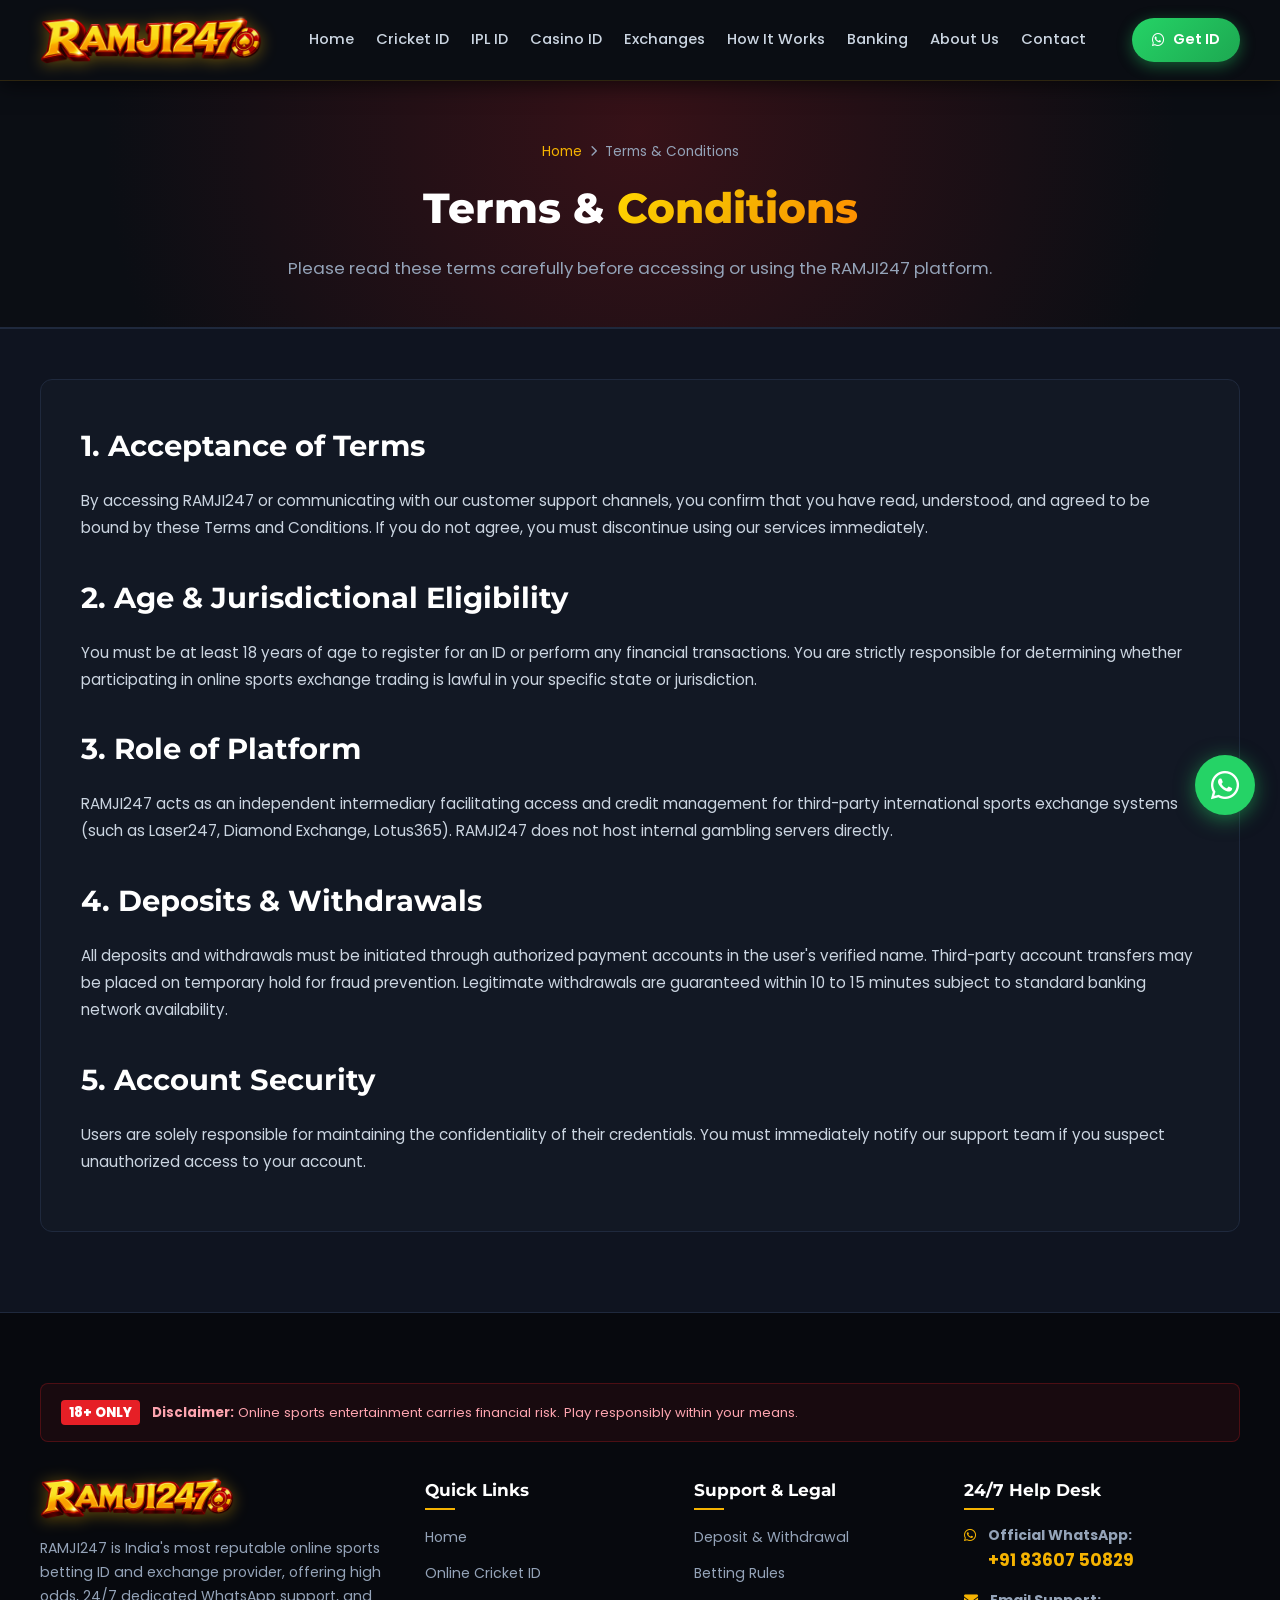
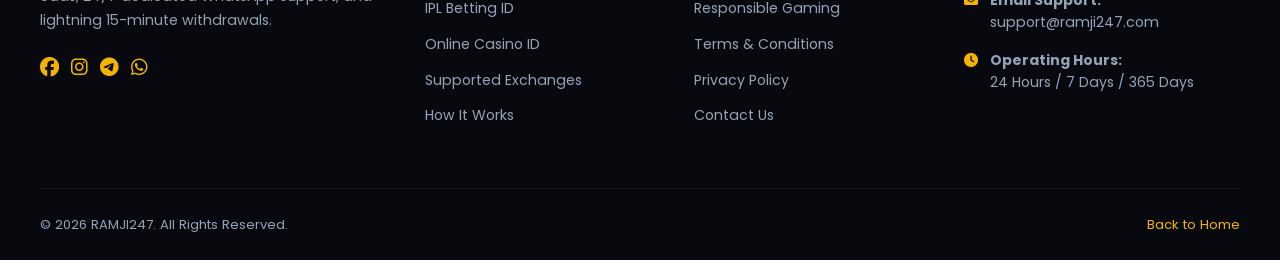
<file: terms-and-conditions.html>
<!DOCTYPE html>
<html lang="en">
<head>
  <meta charset="UTF-8">
  <meta name="viewport" content="width=device-width, initial-scale=1.0">
  
  <title>Terms & Conditions | RAMJI247</title>
  <meta name="title" content="Terms & Conditions | RAMJI247">
  <meta name="description" content="Read the terms of service, user eligibility, deposit rules, and account governance for RAMJI247.">
  <meta name="robots" content="index, follow">
  <link rel="canonical" href="https://ramji247.com/terms-and-conditions.html">

  <link rel="icon" type="image/png" href="assets/images/logo.png">
  <link rel="preconnect" href="https://fonts.googleapis.com">
  <link rel="preconnect" href="https://fonts.gstatic.com" crossorigin>
  <link href="https://fonts.googleapis.com/css2?family=Montserrat:wght@600;700;800;900&family=Poppins:wght@300;400;500;600;700&display=swap" rel="stylesheet">
  <link rel="stylesheet" href="https://cdnjs.cloudflare.com/ajax/libs/font-awesome/6.4.0/css/all.min.css">
  <link rel="stylesheet" href="assets/css/style.css">
</head>
<body>

  <!-- Header -->
  <header class="site-header">
    <div class="container">
      <div class="header-inner">
        <a href="index.html" class="logo-link">
          <img src="assets/images/logo.png" alt="RAMJI247 Logo" class="brand-logo">
        </a>

        <nav class="nav-menu" id="navMenu">
          <a href="index.html" class="nav-link">Home</a>
          <a href="online-cricket-id.html" class="nav-link">Cricket ID</a>
          <a href="ipl-betting-id.html" class="nav-link">IPL ID</a>
          <a href="online-casino-id.html" class="nav-link">Casino ID</a>
          <a href="exchanges.html" class="nav-link">Exchanges</a>
          <a href="how-it-works.html" class="nav-link">How It Works</a>
          <a href="deposit-withdrawal.html" class="nav-link">Banking</a>
          <a href="about-us.html" class="nav-link">About Us</a>
          <a href="contact-us.html" class="nav-link">Contact</a>
        </nav>

        <div class="nav-cta-group">
          <a href="javascript:void(0)" onclick="sendWhatsApp()" class="btn btn-whatsapp btn-pulse">
            <i class="fab fa-whatsapp"></i> Get ID
          </a>
          <button class="mobile-toggle" id="mobileToggle" aria-label="Toggle navigation">
            <i class="fas fa-bars"></i>
          </button>
        </div>
      </div>
    </div>
  </header>

  <!-- Page Banner -->
  <section class="page-banner">
    <div class="container">
      <div class="breadcrumbs">
        <a href="index.html">Home</a> <i class="fas fa-chevron-right" style="font-size: 0.7rem;"></i> <span>Terms & Conditions</span>
      </div>
      <h1 class="page-title">Terms & <span class="text-gold-gradient">Conditions</span></h1>
      <p class="page-lead">
        Please read these terms carefully before accessing or using the RAMJI247 platform.
      </p>
    </div>
  </section>

  <!-- Article -->
  <section class="seo-content-section" style="padding-top: 50px;">
    <div class="container">
      <article class="seo-article">
        <h2>1. Acceptance of Terms</h2>
        <p>
          By accessing RAMJI247 or communicating with our customer support channels, you confirm that you have read, understood, and agreed to be bound by these Terms and Conditions. If you do not agree, you must discontinue using our services immediately.
        </p>

        <h2>2. Age & Jurisdictional Eligibility</h2>
        <p>
          You must be at least 18 years of age to register for an ID or perform any financial transactions. You are strictly responsible for determining whether participating in online sports exchange trading is lawful in your specific state or jurisdiction.
        </p>

        <h2>3. Role of Platform</h2>
        <p>
          RAMJI247 acts as an independent intermediary facilitating access and credit management for third-party international sports exchange systems (such as Laser247, Diamond Exchange, Lotus365). RAMJI247 does not host internal gambling servers directly.
        </p>

        <h2>4. Deposits & Withdrawals</h2>
        <p>
          All deposits and withdrawals must be initiated through authorized payment accounts in the user's verified name. Third-party account transfers may be placed on temporary hold for fraud prevention. Legitimate withdrawals are guaranteed within 10 to 15 minutes subject to standard banking network availability.
        </p>

        <h2>5. Account Security</h2>
        <p>
          Users are solely responsible for maintaining the confidentiality of their credentials. You must immediately notify our support team if you suspect unauthorized access to your account.
        </p>
      </article>
    </div>
  </section>

  <!-- Footer -->
  <footer class="site-footer">
    <div class="container">
      <div class="disclaimer-box">
        <span class="disclaimer-badge">18+ ONLY</span>
        <strong>Disclaimer:</strong> Online sports entertainment carries financial risk. Play responsibly within your means.
      </div>

      <div class="footer-grid">
        <div class="footer-brand">
          <img src="assets/images/logo.png" alt="RAMJI247 Logo" class="brand-logo">
          <p class="footer-bio">
            RAMJI247 is India's most reputable online sports betting ID and exchange provider, offering high odds, 24/7 dedicated WhatsApp support, and lightning 15-minute withdrawals.
          </p>
          <div style="display: flex; gap: 12px; font-size: 1.2rem; color: var(--primary);">
            <a href="#" aria-label="Facebook"><i class="fab fa-facebook"></i></a>
            <a href="#" aria-label="Instagram"><i class="fab fa-instagram"></i></a>
            <a href="#" aria-label="Telegram"><i class="fab fa-telegram"></i></a>
            <a href="https://wa.me/918360750829" target="_blank" aria-label="WhatsApp"><i class="fab fa-whatsapp"></i></a>
          </div>
        </div>

        <div>
          <h4 class="footer-heading">Quick Links</h4>
          <ul class="footer-links">
            <li><a href="index.html">Home</a></li>
            <li><a href="online-cricket-id.html">Online Cricket ID</a></li>
            <li><a href="ipl-betting-id.html">IPL Betting ID</a></li>
            <li><a href="online-casino-id.html">Online Casino ID</a></li>
            <li><a href="exchanges.html">Supported Exchanges</a></li>
            <li><a href="how-it-works.html">How It Works</a></li>
          </ul>
        </div>

        <div>
          <h4 class="footer-heading">Support & Legal</h4>
          <ul class="footer-links">
            <li><a href="deposit-withdrawal.html">Deposit & Withdrawal</a></li>
            <li><a href="rules.html">Betting Rules</a></li>
            <li><a href="responsible-gaming.html">Responsible Gaming</a></li>
            <li><a href="terms-and-conditions.html">Terms & Conditions</a></li>
            <li><a href="privacy-policy.html">Privacy Policy</a></li>
            <li><a href="contact-us.html">Contact Us</a></li>
          </ul>
        </div>

        <div>
          <h4 class="footer-heading">24/7 Help Desk</h4>
          <div class="footer-contact-item">
            <i class="fab fa-whatsapp"></i>
            <div>
              <strong>Official WhatsApp:</strong><br>
              <a href="https://wa.me/918360750829" target="_blank" style="color: var(--primary); font-size: 1.05rem; font-weight: 700;">+91 83607 50829</a>
            </div>
          </div>
          <div class="footer-contact-item">
            <i class="fas fa-envelope"></i>
            <div>
              <strong>Email Support:</strong><br>
              <span>support@ramji247.com</span>
            </div>
          </div>
          <div class="footer-contact-item">
            <i class="fas fa-clock"></i>
            <div>
              <strong>Operating Hours:</strong><br>
              <span>24 Hours / 7 Days / 365 Days</span>
            </div>
          </div>
        </div>
      </div>

      <div class="footer-bottom">
        <div>&copy; 2026 RAMJI247. All Rights Reserved.</div>
        <div><a href="index.html" style="color: var(--primary);">Back to Home</a></div>
      </div>
    </div>
  </footer>

  <a href="javascript:void(0)" onclick="sendWhatsApp()" class="floating-whatsapp" aria-label="Chat on WhatsApp">
    <i class="fab fa-whatsapp"></i>
  </a>

  <script src="assets/js/main.js"></script>
</body>
</html>
</file>
<file: assets/css/style.css>
/* ==========================================================================
   RAMJI247 - Official Online Cricket ID & Casino Exchange Platform
   Luxury Gold & Red Modern Dark Theme
   ========================================================================== */

:root {
  --primary: #f5b301;
  --primary-hover: #ffc425;
  --primary-glow: rgba(245, 179, 1, 0.4);
  --secondary: #e61f26;
  --secondary-hover: #ff333a;
  --secondary-glow: rgba(230, 31, 38, 0.4);
  --dark-bg: #0b0e14;
  --card-bg: #121824;
  --card-hover: #172030;
  --card-border: #1f293d;
  --border-gold: rgba(245, 179, 1, 0.3);
  --text-main: #f0f4fc;
  --text-muted: #94a3b8;
  --text-light: #cbd5e1;
  --whatsapp: #25d366;
  --whatsapp-hover: #20bd5a;
  --success: #10b981;
  --blue-back: #2b70f7;
  --pink-lay: #f0537e;
  --font-main: 'Poppins', -apple-system, BlinkMacSystemFont, 'Segoe UI', Roboto, sans-serif;
  --font-heading: 'Montserrat', -apple-system, BlinkMacSystemFont, sans-serif;
  --transition: all 0.3s cubic-bezier(0.4, 0, 0.2, 1);
  --radius-sm: 8px;
  --radius-md: 12px;
  --radius-lg: 16px;
  --radius-full: 9999px;
  --shadow-gold: 0 4px 20px rgba(245, 179, 1, 0.25);
  --shadow-red: 0 4px 20px rgba(230, 31, 38, 0.3);
  --shadow-card: 0 10px 30px rgba(0, 0, 0, 0.5);
}

/* Reset & Base */
*, *::before, *::after {
  margin: 0;
  padding: 0;
  box-sizing: border-box;
}

html {
  scroll-behavior: smooth;
  font-size: 16px;
}

body {
  font-family: var(--font-main);
  background-color: var(--dark-bg);
  color: var(--text-main);
  line-height: 1.6;
  overflow-x: hidden;
  position: relative;
}

a {
  text-decoration: none;
  color: inherit;
  transition: var(--transition);
}

ul {
  list-style: none;
}

img {
  max-width: 100%;
  height: auto;
  display: block;
}

button, input, select, textarea {
  font-family: inherit;
  font-size: inherit;
  outline: none;
  border: none;
}

/* Container */
.container {
  width: 100%;
  max-width: 1240px;
  margin: 0 auto;
  padding: 0 20px;
}

/* Announcement Ticker */
.announcement-bar {
  background: linear-gradient(90deg, #b91c1c 0%, #850e12 50%, #b91c1c 100%);
  color: #fff;
  font-size: 0.85rem;
  font-weight: 600;
  padding: 8px 0;
  border-bottom: 1px solid rgba(245, 179, 1, 0.3);
  overflow: hidden;
  position: relative;
}

.ticker-wrap {
  display: flex;
  align-items: center;
  white-space: nowrap;
}

.ticker-badge {
  background: var(--primary);
  color: #0b0e14;
  padding: 3px 10px;
  font-size: 0.75rem;
  font-weight: 700;
  border-radius: 4px;
  text-transform: uppercase;
  margin-right: 15px;
  flex-shrink: 0;
  box-shadow: 0 0 10px rgba(245, 179, 1, 0.6);
}

.ticker-content {
  display: inline-block;
  animation: ticker 30s linear infinite;
}

.ticker-content span {
  display: inline-block;
  margin-right: 40px;
}

@keyframes ticker {
  0% { transform: translate3d(100%, 0, 0); }
  100% { transform: translate3d(-100%, 0, 0); }
}

/* Top Header */
.site-header {
  position: sticky;
  top: 0;
  z-index: 1000;
  background: rgba(11, 14, 20, 0.96);
  backdrop-filter: blur(12px);
  border-bottom: 1px solid rgba(245, 179, 1, 0.15);
  box-shadow: 0 4px 20px rgba(0, 0, 0, 0.6);
  transition: var(--transition);
}

.header-inner {
  display: flex;
  align-items: center;
  justify-content: space-between;
  height: 80px;
}

.logo-link {
  display: flex;
  align-items: center;
}

.brand-logo {
  height: 48px;
  width: auto;
  filter: drop-shadow(0 2px 8px rgba(245, 179, 1, 0.4));
  transition: var(--transition);
}

.brand-logo:hover {
  transform: scale(1.03);
}

/* Desktop Navigation */
.nav-menu {
  display: flex;
  align-items: center;
  gap: 22px;
}

.nav-link {
  font-size: 0.92rem;
  font-weight: 500;
  color: var(--text-light);
  padding: 6px 0;
  position: relative;
}

.nav-link:hover, .nav-link.active {
  color: var(--primary);
}

.nav-link::after {
  content: '';
  position: absolute;
  bottom: 0;
  left: 0;
  width: 0;
  height: 2px;
  background: linear-gradient(90deg, var(--primary), var(--secondary));
  transition: var(--transition);
  border-radius: 2px;
}

.nav-link:hover::after, .nav-link.active::after {
  width: 100%;
}

.nav-cta-group {
  display: flex;
  align-items: center;
  gap: 12px;
}

/* Buttons */
.btn {
  display: inline-flex;
  align-items: center;
  justify-content: center;
  gap: 8px;
  padding: 10px 20px;
  font-size: 0.9rem;
  font-weight: 600;
  border-radius: var(--radius-full);
  cursor: pointer;
  transition: var(--transition);
  text-align: center;
  white-space: nowrap;
}

.btn-primary {
  background: linear-gradient(135deg, #f5b301 0%, #ffd700 50%, #d89600 100%);
  color: #0b0e14;
  box-shadow: 0 4px 15px rgba(245, 179, 1, 0.4);
}

.btn-primary:hover {
  background: linear-gradient(135deg, #ffd700 0%, #ffc425 100%);
  box-shadow: 0 6px 22px rgba(245, 179, 1, 0.6);
  transform: translateY(-2px);
}

.btn-whatsapp {
  background: linear-gradient(135deg, #25d366 0%, #1da851 100%);
  color: #ffffff;
  box-shadow: 0 4px 15px rgba(37, 211, 102, 0.4);
}

.btn-whatsapp:hover {
  background: linear-gradient(135deg, #2ae771 0%, #25d366 100%);
  box-shadow: 0 6px 20px rgba(37, 211, 102, 0.6);
  transform: translateY(-2px);
}

.btn-secondary {
  background: linear-gradient(135deg, #e61f26 0%, #b91c1c 100%);
  color: #ffffff;
  box-shadow: 0 4px 15px rgba(230, 31, 38, 0.4);
}

.btn-secondary:hover {
  background: linear-gradient(135deg, #ff333a 0%, #e61f26 100%);
  box-shadow: 0 6px 22px rgba(230, 31, 38, 0.6);
  transform: translateY(-2px);
}

.btn-outline {
  background: transparent;
  color: var(--primary);
  border: 1px solid var(--primary);
}

.btn-outline:hover {
  background: rgba(245, 179, 1, 0.1);
  color: #fff;
  border-color: #ffd700;
}

.btn-lg {
  padding: 14px 28px;
  font-size: 1.05rem;
  font-weight: 700;
}

.btn-pulse {
  animation: pulseGlow 2s infinite;
}

@keyframes pulseGlow {
  0% { box-shadow: 0 0 0 0 rgba(37, 211, 102, 0.7); }
  70% { box-shadow: 0 0 0 14px rgba(37, 211, 102, 0); }
  100% { box-shadow: 0 0 0 0 rgba(37, 211, 102, 0); }
}

/* Mobile Toggle */
.mobile-toggle {
  display: none;
  background: none;
  border: none;
  color: var(--text-main);
  font-size: 1.6rem;
  cursor: pointer;
  padding: 5px;
}

/* Hero Section */
.hero-section {
  position: relative;
  padding: 70px 0 60px;
  background: radial-gradient(circle at 50% 20%, rgba(230, 31, 38, 0.15) 0%, rgba(11, 14, 20, 0.98) 70%),
              radial-gradient(circle at 80% 50%, rgba(245, 179, 1, 0.08) 0%, transparent 60%);
  overflow: hidden;
  border-bottom: 1px solid var(--card-border);
}

.hero-glow-circle {
  position: absolute;
  width: 450px;
  height: 450px;
  border-radius: 50%;
  background: radial-gradient(circle, rgba(245, 179, 1, 0.12) 0%, transparent 70%);
  top: -100px;
  left: 50%;
  transform: translateX(-50%);
  pointer-events: none;
}

.hero-grid {
  display: grid;
  grid-template-columns: 1.15fr 0.85fr;
  gap: 50px;
  align-items: center;
}

.hero-content {
  z-index: 2;
}

.trust-badge-pill {
  display: inline-flex;
  align-items: center;
  gap: 8px;
  background: rgba(245, 179, 1, 0.1);
  border: 1px solid rgba(245, 179, 1, 0.3);
  padding: 6px 14px;
  border-radius: var(--radius-full);
  color: var(--primary);
  font-size: 0.82rem;
  font-weight: 600;
  text-transform: uppercase;
  letter-spacing: 0.5px;
  margin-bottom: 20px;
}

.hero-title {
  font-family: var(--font-heading);
  font-size: 2.8rem;
  font-weight: 800;
  line-height: 1.18;
  margin-bottom: 18px;
  color: #fff;
}

.text-gold-gradient {
  background: linear-gradient(135deg, #ffd700 0%, #f5b301 50%, #ff8c00 100%);
  -webkit-background-clip: text;
  -webkit-text-fill-color: transparent;
  display: inline;
}

.text-red {
  color: #e61f26;
}

.hero-subtitle {
  font-size: 1.08rem;
  color: var(--text-muted);
  margin-bottom: 28px;
  max-width: 580px;
}

.hero-actions {
  display: flex;
  flex-wrap: wrap;
  gap: 15px;
  margin-bottom: 35px;
}

.hero-features-list {
  display: grid;
  grid-template-columns: repeat(3, 1fr);
  gap: 15px;
  padding-top: 20px;
  border-top: 1px solid rgba(255, 255, 255, 0.08);
}

.feat-item {
  display: flex;
  align-items: center;
  gap: 10px;
}

.feat-icon {
  width: 36px;
  height: 36px;
  border-radius: 50%;
  background: rgba(245, 179, 1, 0.12);
  color: var(--primary);
  display: flex;
  align-items: center;
  justify-content: center;
  font-size: 1rem;
  flex-shrink: 0;
}

.feat-text h4 {
  font-size: 0.88rem;
  font-weight: 700;
  color: #fff;
}

.feat-text p {
  font-size: 0.75rem;
  color: var(--text-muted);
}

/* Hero Right Side - Interactive Live Card */
.hero-card {
  background: linear-gradient(145deg, #161e2e 0%, #0f1420 100%);
  border: 1px solid rgba(245, 179, 1, 0.25);
  border-radius: var(--radius-lg);
  padding: 26px;
  box-shadow: 0 15px 40px rgba(0, 0, 0, 0.6), inset 0 1px 0 rgba(255, 255, 255, 0.1);
  position: relative;
  overflow: hidden;
}

.hero-card::before {
  content: '';
  position: absolute;
  top: 0;
  left: 0;
  right: 0;
  height: 4px;
  background: linear-gradient(90deg, var(--secondary), var(--primary), var(--secondary));
}

.live-match-header {
  display: flex;
  justify-content: space-between;
  align-items: center;
  margin-bottom: 18px;
  padding-bottom: 12px;
  border-bottom: 1px solid rgba(255, 255, 255, 0.08);
}

.live-badge {
  display: inline-flex;
  align-items: center;
  gap: 6px;
  background: rgba(230, 31, 38, 0.2);
  color: #ff4d4f;
  border: 1px solid rgba(230, 31, 38, 0.4);
  padding: 4px 10px;
  border-radius: var(--radius-full);
  font-size: 0.72rem;
  font-weight: 700;
  text-transform: uppercase;
}

.live-dot {
  width: 8px;
  height: 8px;
  background: #ff4d4f;
  border-radius: 50%;
  animation: blink 1s infinite;
}

@keyframes blink {
  0%, 100% { opacity: 1; }
  50% { opacity: 0.3; }
}

.match-tournament {
  font-size: 0.8rem;
  color: var(--primary);
  font-weight: 600;
}

.match-teams {
  display: flex;
  justify-content: space-between;
  align-items: center;
  margin-bottom: 20px;
  text-align: center;
}

.team-box {
  flex: 1;
}

.team-flag {
  width: 48px;
  height: 48px;
  border-radius: 50%;
  background: #1f293d;
  display: flex;
  align-items: center;
  justify-content: center;
  font-size: 1.4rem;
  margin: 0 auto 8px;
  border: 2px solid rgba(245, 179, 1, 0.3);
}

.team-name {
  font-size: 0.95rem;
  font-weight: 700;
  color: #fff;
}

.team-score {
  font-size: 0.8rem;
  color: var(--primary);
  font-weight: 600;
}

.match-vs {
  font-size: 0.85rem;
  font-weight: 800;
  color: var(--secondary);
  padding: 0 10px;
}

/* Odds Box */
.odds-table {
  background: #0b0e14;
  border-radius: var(--radius-sm);
  padding: 12px;
  margin-bottom: 18px;
  border: 1px solid rgba(255, 255, 255, 0.05);
}

.odds-row {
  display: flex;
  justify-content: space-between;
  align-items: center;
  padding: 6px 0;
  border-bottom: 1px solid rgba(255, 255, 255, 0.05);
}

.odds-row:last-child {
  border-bottom: none;
}

.odds-team {
  font-size: 0.85rem;
  font-weight: 600;
}

.odds-buttons {
  display: flex;
  gap: 8px;
}

.odd-btn {
  padding: 6px 12px;
  border-radius: 4px;
  font-size: 0.8rem;
  font-weight: 700;
  min-width: 58px;
  text-align: center;
  cursor: pointer;
  transition: var(--transition);
}

.odd-back {
  background: #1e3a8a;
  color: #93c5fd;
  border: 1px solid #3b82f6;
}

.odd-back:hover {
  background: #2563eb;
  color: #fff;
}

.odd-lay {
  background: #831843;
  color: #fbcfe8;
  border: 1px solid #ec4899;
}

.odd-lay:hover {
  background: #db2777;
  color: #fff;
}

.hero-card-cta {
  text-align: center;
}

.instant-id-notice {
  font-size: 0.76rem;
  color: var(--text-muted);
  margin-top: 10px;
}

/* Stats Counter Section */
.stats-section {
  padding: 35px 0;
  background: #0f1420;
  border-bottom: 1px solid var(--card-border);
}

.stats-grid {
  display: grid;
  grid-template-columns: repeat(4, 1fr);
  gap: 20px;
}

.stat-card {
  text-align: center;
  padding: 15px;
  border-right: 1px solid rgba(255, 255, 255, 0.08);
}

.stat-card:last-child {
  border-right: none;
}

.stat-num {
  font-family: var(--font-heading);
  font-size: 2.2rem;
  font-weight: 800;
  color: var(--primary);
  margin-bottom: 4px;
}

.stat-label {
  font-size: 0.85rem;
  color: var(--text-muted);
  font-weight: 500;
  text-transform: uppercase;
  letter-spacing: 0.5px;
}

/* Section Title Standards */
.section-header {
  text-align: center;
  max-width: 760px;
  margin: 0 auto 50px;
}

.section-tag {
  display: inline-block;
  font-size: 0.8rem;
  font-weight: 700;
  text-transform: uppercase;
  letter-spacing: 1px;
  color: var(--primary);
  background: rgba(245, 179, 1, 0.1);
  padding: 4px 14px;
  border-radius: var(--radius-full);
  margin-bottom: 12px;
  border: 1px solid rgba(245, 179, 1, 0.2);
}

.section-title {
  font-family: var(--font-heading);
  font-size: 2.2rem;
  font-weight: 800;
  color: #fff;
  margin-bottom: 14px;
}

.section-desc {
  font-size: 1rem;
  color: var(--text-muted);
}

/* Supported Exchanges Section */
.exchanges-section {
  padding: 80px 0;
  background: var(--dark-bg);
}

.exchanges-grid {
  display: grid;
  grid-template-columns: repeat(auto-fill, minmax(280px, 1fr));
  gap: 25px;
}

.exchange-card {
  background: var(--card-bg);
  border: 1px solid var(--card-border);
  border-radius: var(--radius-md);
  padding: 24px;
  transition: var(--transition);
  position: relative;
  display: flex;
  flex-direction: column;
  justify-content: space-between;
}

.exchange-card:hover {
  transform: translateY(-5px);
  border-color: rgba(245, 179, 1, 0.4);
  box-shadow: 0 10px 25px rgba(0, 0, 0, 0.4), 0 0 20px rgba(245, 179, 1, 0.1);
}

.exchange-top {
  display: flex;
  align-items: center;
  justify-content: space-between;
  margin-bottom: 16px;
}

.exchange-logo-badge {
  font-family: var(--font-heading);
  font-size: 1.15rem;
  font-weight: 800;
  color: #fff;
  display: flex;
  align-items: center;
  gap: 8px;
}

.exchange-badge-tag {
  background: rgba(230, 31, 38, 0.2);
  color: #ff5252;
  font-size: 0.7rem;
  font-weight: 700;
  padding: 3px 8px;
  border-radius: 4px;
  border: 1px solid rgba(230, 31, 38, 0.4);
}

.exchange-features {
  margin-bottom: 20px;
}

.exchange-feature-item {
  display: flex;
  align-items: center;
  gap: 8px;
  font-size: 0.83rem;
  color: var(--text-light);
  margin-bottom: 8px;
}

.exchange-feature-item i {
  color: var(--primary);
  font-size: 0.8rem;
}

.exchange-actions {
  display: flex;
  gap: 10px;
}

.exchange-actions .btn {
  flex: 1;
  font-size: 0.82rem;
  padding: 8px 12px;
}

/* Services / IDs Section */
.services-section {
  padding: 80px 0;
  background: #0f1420;
}

.services-grid {
  display: grid;
  grid-template-columns: repeat(auto-fill, minmax(340px, 1fr));
  gap: 25px;
}

.service-card {
  background: var(--card-bg);
  border: 1px solid var(--card-border);
  border-radius: var(--radius-md);
  padding: 30px;
  transition: var(--transition);
  position: relative;
  overflow: hidden;
}

.service-card:hover {
  transform: translateY(-5px);
  border-color: rgba(245, 179, 1, 0.3);
  box-shadow: 0 10px 25px rgba(0, 0, 0, 0.5);
}

.service-icon {
  width: 56px;
  height: 56px;
  background: linear-gradient(135deg, rgba(245, 179, 1, 0.15) 0%, rgba(230, 31, 38, 0.15) 100%);
  border: 1px solid rgba(245, 179, 1, 0.3);
  border-radius: var(--radius-md);
  display: flex;
  align-items: center;
  justify-content: center;
  font-size: 1.6rem;
  color: var(--primary);
  margin-bottom: 20px;
}

.service-title {
  font-size: 1.3rem;
  font-weight: 700;
  color: #fff;
  margin-bottom: 12px;
}

.service-desc {
  font-size: 0.9rem;
  color: var(--text-muted);
  margin-bottom: 20px;
  line-height: 1.6;
}

.service-tags {
  display: flex;
  flex-wrap: wrap;
  gap: 8px;
  margin-bottom: 22px;
}

.tag-badge {
  font-size: 0.74rem;
  padding: 3px 10px;
  border-radius: var(--radius-full);
  background: #172030;
  color: var(--text-light);
  border: 1px solid rgba(255, 255, 255, 0.06);
}

/* How It Works Section */
.how-it-works-section {
  padding: 80px 0;
  background: var(--dark-bg);
}

.steps-grid {
  display: grid;
  grid-template-columns: repeat(3, 1fr);
  gap: 30px;
  position: relative;
}

.step-card {
  background: var(--card-bg);
  border: 1px solid var(--card-border);
  border-radius: var(--radius-md);
  padding: 36px 24px;
  text-align: center;
  position: relative;
  transition: var(--transition);
}

.step-card:hover {
  border-color: rgba(245, 179, 1, 0.4);
  transform: translateY(-5px);
}

.step-number {
  position: absolute;
  top: -18px;
  left: 50%;
  transform: translateX(-50%);
  width: 40px;
  height: 40px;
  border-radius: 50%;
  background: linear-gradient(135deg, var(--secondary) 0%, #b91c1c 100%);
  color: #fff;
  font-weight: 800;
  font-size: 1.1rem;
  display: flex;
  align-items: center;
  justify-content: center;
  box-shadow: 0 4px 10px rgba(230, 31, 38, 0.4);
}

.step-icon {
  font-size: 2.4rem;
  color: var(--primary);
  margin: 15px 0 18px;
}

.step-title {
  font-size: 1.2rem;
  font-weight: 700;
  color: #fff;
  margin-bottom: 12px;
}

.step-desc {
  font-size: 0.88rem;
  color: var(--text-muted);
}

/* Payment Methods Section */
.payments-section {
  padding: 60px 0;
  background: #0f1420;
  border-top: 1px solid var(--card-border);
  border-bottom: 1px solid var(--card-border);
}

.payment-gateways-grid {
  display: grid;
  grid-template-columns: repeat(auto-fit, minmax(140px, 1fr));
  gap: 20px;
  align-items: center;
}

.payment-card {
  background: var(--card-bg);
  border: 1px solid var(--card-border);
  border-radius: var(--radius-sm);
  padding: 16px 10px;
  text-align: center;
  transition: var(--transition);
}

.payment-card:hover {
  border-color: var(--primary);
  transform: translateY(-3px);
}

.payment-icon {
  font-size: 1.8rem;
  color: var(--primary);
  margin-bottom: 8px;
}

.payment-title {
  font-size: 0.85rem;
  font-weight: 600;
  color: #fff;
}

.payment-speed {
  font-size: 0.72rem;
  color: var(--success);
  font-weight: 600;
}

/* Why Choose Us Section */
.why-us-section {
  padding: 80px 0;
  background: var(--dark-bg);
}

.why-grid {
  display: grid;
  grid-template-columns: repeat(auto-fill, minmax(280px, 1fr));
  gap: 25px;
}

.why-card {
  background: var(--card-bg);
  border: 1px solid var(--card-border);
  border-radius: var(--radius-md);
  padding: 26px;
  transition: var(--transition);
}

.why-card:hover {
  border-color: rgba(245, 179, 1, 0.4);
  transform: translateY(-4px);
}

.why-icon {
  width: 48px;
  height: 48px;
  border-radius: 50%;
  background: rgba(245, 179, 1, 0.1);
  color: var(--primary);
  display: flex;
  align-items: center;
  justify-content: center;
  font-size: 1.3rem;
  margin-bottom: 18px;
}

.why-title {
  font-size: 1.15rem;
  font-weight: 700;
  color: #fff;
  margin-bottom: 10px;
}

.why-desc {
  font-size: 0.86rem;
  color: var(--text-muted);
}

/* SEO Content Section */
.seo-content-section {
  padding: 80px 0;
  background: #0f1420;
  border-top: 1px solid var(--card-border);
  line-height: 1.8;
}

.seo-article {
  background: var(--card-bg);
  border: 1px solid var(--card-border);
  border-radius: var(--radius-md);
  padding: 40px;
}

.seo-article h2 {
  font-family: var(--font-heading);
  font-size: 1.8rem;
  color: #fff;
  margin: 30px 0 15px;
}

.seo-article h2:first-child {
  margin-top: 0;
}

.seo-article h3 {
  font-family: var(--font-heading);
  font-size: 1.3rem;
  color: var(--primary);
  margin: 22px 0 10px;
}

.seo-article p {
  font-size: 0.95rem;
  color: var(--text-light);
  margin-bottom: 16px;
}

.seo-article ul {
  list-style: disc;
  padding-left: 24px;
  margin-bottom: 18px;
}

.seo-article ul li {
  font-size: 0.95rem;
  color: var(--text-light);
  margin-bottom: 8px;
}

/* FAQ Accordion Section */
.faq-section {
  padding: 80px 0;
  background: var(--dark-bg);
}

.faq-list {
  max-width: 860px;
  margin: 0 auto;
}

.faq-item {
  background: var(--card-bg);
  border: 1px solid var(--card-border);
  border-radius: var(--radius-sm);
  margin-bottom: 14px;
  overflow: hidden;
  transition: var(--transition);
}

.faq-item.active {
  border-color: rgba(245, 179, 1, 0.4);
}

.faq-question {
  width: 100%;
  padding: 20px 24px;
  background: none;
  display: flex;
  align-items: center;
  justify-content: space-between;
  text-align: left;
  cursor: pointer;
  color: #fff;
  font-weight: 600;
  font-size: 1.02rem;
  transition: var(--transition);
}

.faq-question:hover {
  color: var(--primary);
}

.faq-icon-arrow {
  color: var(--primary);
  transition: transform 0.3s ease;
  font-size: 0.9rem;
}

.faq-item.active .faq-icon-arrow {
  transform: rotate(180deg);
}

.faq-answer {
  max-height: 0;
  overflow: hidden;
  transition: max-height 0.35s ease, padding 0.35s ease;
  padding: 0 24px;
  color: var(--text-muted);
  font-size: 0.92rem;
  line-height: 1.7;
}

.faq-item.active .faq-answer {
  max-height: 500px;
  padding: 0 24px 20px;
}

/* Testimonials Section */
.testimonials-section {
  padding: 80px 0;
  background: #0f1420;
}

.testimonials-grid {
  display: grid;
  grid-template-columns: repeat(auto-fill, minmax(320px, 1fr));
  gap: 25px;
}

.testimonial-card {
  background: var(--card-bg);
  border: 1px solid var(--card-border);
  border-radius: var(--radius-md);
  padding: 26px;
  position: relative;
}

.test-stars {
  color: #ffd700;
  margin-bottom: 12px;
  font-size: 0.9rem;
}

.test-quote {
  font-size: 0.9rem;
  color: var(--text-light);
  margin-bottom: 18px;
  font-style: italic;
}

.test-author {
  display: flex;
  align-items: center;
  gap: 12px;
}

.test-avatar {
  width: 44px;
  height: 44px;
  border-radius: 50%;
  background: #1e293b;
  display: flex;
  align-items: center;
  justify-content: center;
  color: var(--primary);
  font-weight: 700;
}

.test-name {
  font-size: 0.95rem;
  font-weight: 700;
  color: #fff;
}

.test-loc {
  font-size: 0.78rem;
  color: var(--text-muted);
}

/* Call to Action Banner */
.cta-banner-section {
  padding: 60px 0;
  background: linear-gradient(135deg, rgba(230, 31, 38, 0.95) 0%, rgba(133, 14, 18, 0.98) 100%);
  position: relative;
  overflow: hidden;
  text-align: center;
}

.cta-banner-section::before {
  content: '';
  position: absolute;
  top: 0;
  left: 0;
  right: 0;
  bottom: 0;
  background: url("data:image/svg+xml,%3Csvg width='60' height='60' viewBox='0 0 60 60' xmlns='http://www.w3.org/2000/svg'%3E%3Cg fill='%23ffffff' fill-opacity='0.04' fill-rule='evenodd'%3E%3Cpath d='M36 34v-4h-2v4h-4v2h4v4h2v-4h4v-2h-4zm0-30V0h-2v4h-4v2h4v4h2V6h4V4h-4zM6 34v-4H4v4H0v2h4v4h2v-4h4v-2H6zM6 4V0H4v4H0v2h4v4h2V6h4V4H6z'/%3E%3C/g%3E%3C/svg%3E");
}

.cta-content {
  position: relative;
  z-index: 2;
  max-width: 800px;
  margin: 0 auto;
}

.cta-title {
  font-family: var(--font-heading);
  font-size: 2.4rem;
  font-weight: 800;
  color: #fff;
  margin-bottom: 15px;
}

.cta-desc {
  font-size: 1.1rem;
  color: #fecdd3;
  margin-bottom: 25px;
}

.cta-buttons {
  display: flex;
  justify-content: center;
  gap: 15px;
  flex-wrap: wrap;
}

/* Footer */
.site-footer {
  background: #07090e;
  border-top: 1px solid var(--card-border);
  padding: 70px 0 25px;
  color: var(--text-muted);
}

.footer-grid {
  display: grid;
  grid-template-columns: 1.5fr 1fr 1fr 1.2fr;
  gap: 40px;
  margin-bottom: 50px;
}

.footer-brand .brand-logo {
  height: 42px;
  margin-bottom: 18px;
}

.footer-bio {
  font-size: 0.88rem;
  line-height: 1.7;
  margin-bottom: 20px;
  color: var(--text-muted);
}

.footer-heading {
  font-family: var(--font-heading);
  font-size: 1.05rem;
  font-weight: 700;
  color: #fff;
  margin-bottom: 20px;
  position: relative;
}

.footer-heading::after {
  content: '';
  position: absolute;
  bottom: -6px;
  left: 0;
  width: 30px;
  height: 2px;
  background: var(--primary);
}

.footer-links li {
  margin-bottom: 10px;
}

.footer-links a {
  font-size: 0.88rem;
  color: var(--text-muted);
}

.footer-links a:hover {
  color: var(--primary);
  padding-left: 5px;
}

.footer-contact-item {
  display: flex;
  align-items: flex-start;
  gap: 12px;
  margin-bottom: 15px;
  font-size: 0.88rem;
}

.footer-contact-item i {
  color: var(--primary);
  margin-top: 4px;
}

/* Disclaimer & Age restriction banner */
.disclaimer-box {
  background: rgba(230, 31, 38, 0.08);
  border: 1px solid rgba(230, 31, 38, 0.25);
  border-radius: var(--radius-sm);
  padding: 16px 20px;
  margin-bottom: 35px;
  font-size: 0.82rem;
  line-height: 1.6;
  color: #fda4af;
}

.disclaimer-badge {
  display: inline-block;
  background: var(--secondary);
  color: #fff;
  font-weight: 800;
  padding: 2px 8px;
  border-radius: 4px;
  margin-right: 8px;
}

.footer-bottom {
  border-top: 1px solid rgba(255, 255, 255, 0.06);
  padding-top: 25px;
  display: flex;
  justify-content: space-between;
  align-items: center;
  font-size: 0.82rem;
}

/* Floating WhatsApp & Sticky Bottom Navigation */
.floating-whatsapp {
  position: fixed;
  bottom: 85px;
  right: 25px;
  width: 60px;
  height: 60px;
  background: #25d366;
  border-radius: 50%;
  display: flex;
  align-items: center;
  justify-content: center;
  color: #fff;
  font-size: 2rem;
  box-shadow: 0 4px 20px rgba(37, 211, 102, 0.5);
  z-index: 999;
  cursor: pointer;
  animation: pulseGlow 2.5s infinite;
  transition: var(--transition);
}

.floating-whatsapp:hover {
  transform: scale(1.1);
  background: #20bd5a;
}

.mobile-sticky-bottom {
  display: none;
  position: fixed;
  bottom: 0;
  left: 0;
  right: 0;
  background: #0b0e14;
  border-top: 1px solid rgba(245, 179, 1, 0.3);
  padding: 10px 15px;
  z-index: 1000;
  box-shadow: 0 -4px 15px rgba(0, 0, 0, 0.6);
}

.mobile-bottom-actions {
  display: flex;
  gap: 10px;
}

.mobile-bottom-actions .btn {
  flex: 1;
  padding: 11px 8px;
  font-size: 0.88rem;
}

/* Modal Popup */
.modal-overlay {
  position: fixed;
  top: 0;
  left: 0;
  right: 0;
  bottom: 0;
  background: rgba(0, 0, 0, 0.85);
  backdrop-filter: blur(6px);
  display: none;
  align-items: center;
  justify-content: center;
  z-index: 2000;
  padding: 20px;
}

.modal-overlay.active {
  display: flex;
}

.modal-card {
  background: #121824;
  border: 1px solid rgba(245, 179, 1, 0.4);
  border-radius: var(--radius-lg);
  max-width: 480px;
  width: 100%;
  padding: 30px;
  position: relative;
  box-shadow: 0 15px 50px rgba(0, 0, 0, 0.8);
}

.modal-close {
  position: absolute;
  top: 16px;
  right: 18px;
  background: none;
  border: none;
  color: var(--text-muted);
  font-size: 1.4rem;
  cursor: pointer;
}

.modal-close:hover {
  color: #fff;
}

.modal-title {
  font-family: var(--font-heading);
  font-size: 1.4rem;
  font-weight: 700;
  color: #fff;
  margin-bottom: 8px;
}

.modal-desc {
  font-size: 0.86rem;
  color: var(--text-muted);
  margin-bottom: 20px;
}

.form-group {
  margin-bottom: 16px;
}

.form-label {
  display: block;
  font-size: 0.82rem;
  font-weight: 600;
  color: var(--text-light);
  margin-bottom: 6px;
}

.form-control {
  width: 100%;
  padding: 12px 14px;
  background: #0b0e14;
  border: 1px solid var(--card-border);
  border-radius: var(--radius-sm);
  color: #fff;
  font-size: 0.9rem;
  transition: var(--transition);
}

.form-control:focus {
  border-color: var(--primary);
  box-shadow: 0 0 10px rgba(245, 179, 1, 0.2);
}

/* Inner Page Header */
.page-banner {
  padding: 60px 0 45px;
  background: radial-gradient(circle at 50% 20%, rgba(230, 31, 38, 0.2) 0%, #0b0e14 80%);
  border-bottom: 1px solid var(--card-border);
  text-align: center;
}

.breadcrumbs {
  display: flex;
  justify-content: center;
  align-items: center;
  gap: 8px;
  font-size: 0.85rem;
  color: var(--text-muted);
  margin-bottom: 12px;
}

.breadcrumbs a {
  color: var(--primary);
}

.page-title {
  font-family: var(--font-heading);
  font-size: 2.6rem;
  font-weight: 800;
  color: #fff;
  margin-bottom: 14px;
}

.page-lead {
  font-size: 1.05rem;
  color: var(--text-muted);
  max-width: 720px;
  margin: 0 auto;
}

/* Responsive Media Queries */
@media (max-width: 992px) {
  .hero-grid {
    grid-template-columns: 1fr;
    gap: 40px;
  }
  
  .stats-grid {
    grid-template-columns: repeat(2, 1fr);
    gap: 20px;
  }
  
  .stat-card:nth-child(2) {
    border-right: none;
  }
  
  .steps-grid {
    grid-template-columns: 1fr;
    gap: 35px;
  }

  .footer-grid {
    grid-template-columns: 1fr 1fr;
    gap: 35px;
  }
}

@media (max-width: 768px) {
  .header-inner {
    height: 70px;
  }

  .brand-logo {
    height: 40px;
  }

  .nav-menu {
    position: fixed;
    top: 70px;
    left: -100%;
    width: 280px;
    height: calc(100vh - 70px);
    background: #0f1420;
    flex-direction: column;
    align-items: flex-start;
    padding: 30px 20px;
    box-shadow: 4px 0 20px rgba(0, 0, 0, 0.7);
    transition: left 0.3s ease;
    border-right: 1px solid var(--card-border);
    overflow-y: auto;
  }

  .nav-menu.active {
    left: 0;
  }

  .mobile-toggle {
    display: block;
  }

  .nav-cta-group .btn-outline {
    display: none;
  }

  .hero-title {
    font-size: 2.1rem;
  }

  .hero-features-list {
    grid-template-columns: 1fr;
    gap: 12px;
  }

  .mobile-sticky-bottom {
    display: block;
  }

  .floating-whatsapp {
    bottom: 80px;
    right: 18px;
    width: 52px;
    height: 52px;
    font-size: 1.6rem;
  }

  .footer-grid {
    grid-template-columns: 1fr;
    gap: 30px;
  }

  .footer-bottom {
    flex-direction: column;
    gap: 10px;
    text-align: center;
    padding-bottom: 70px;
  }

  .seo-article {
    padding: 24px 16px;
  }
}
</file>
